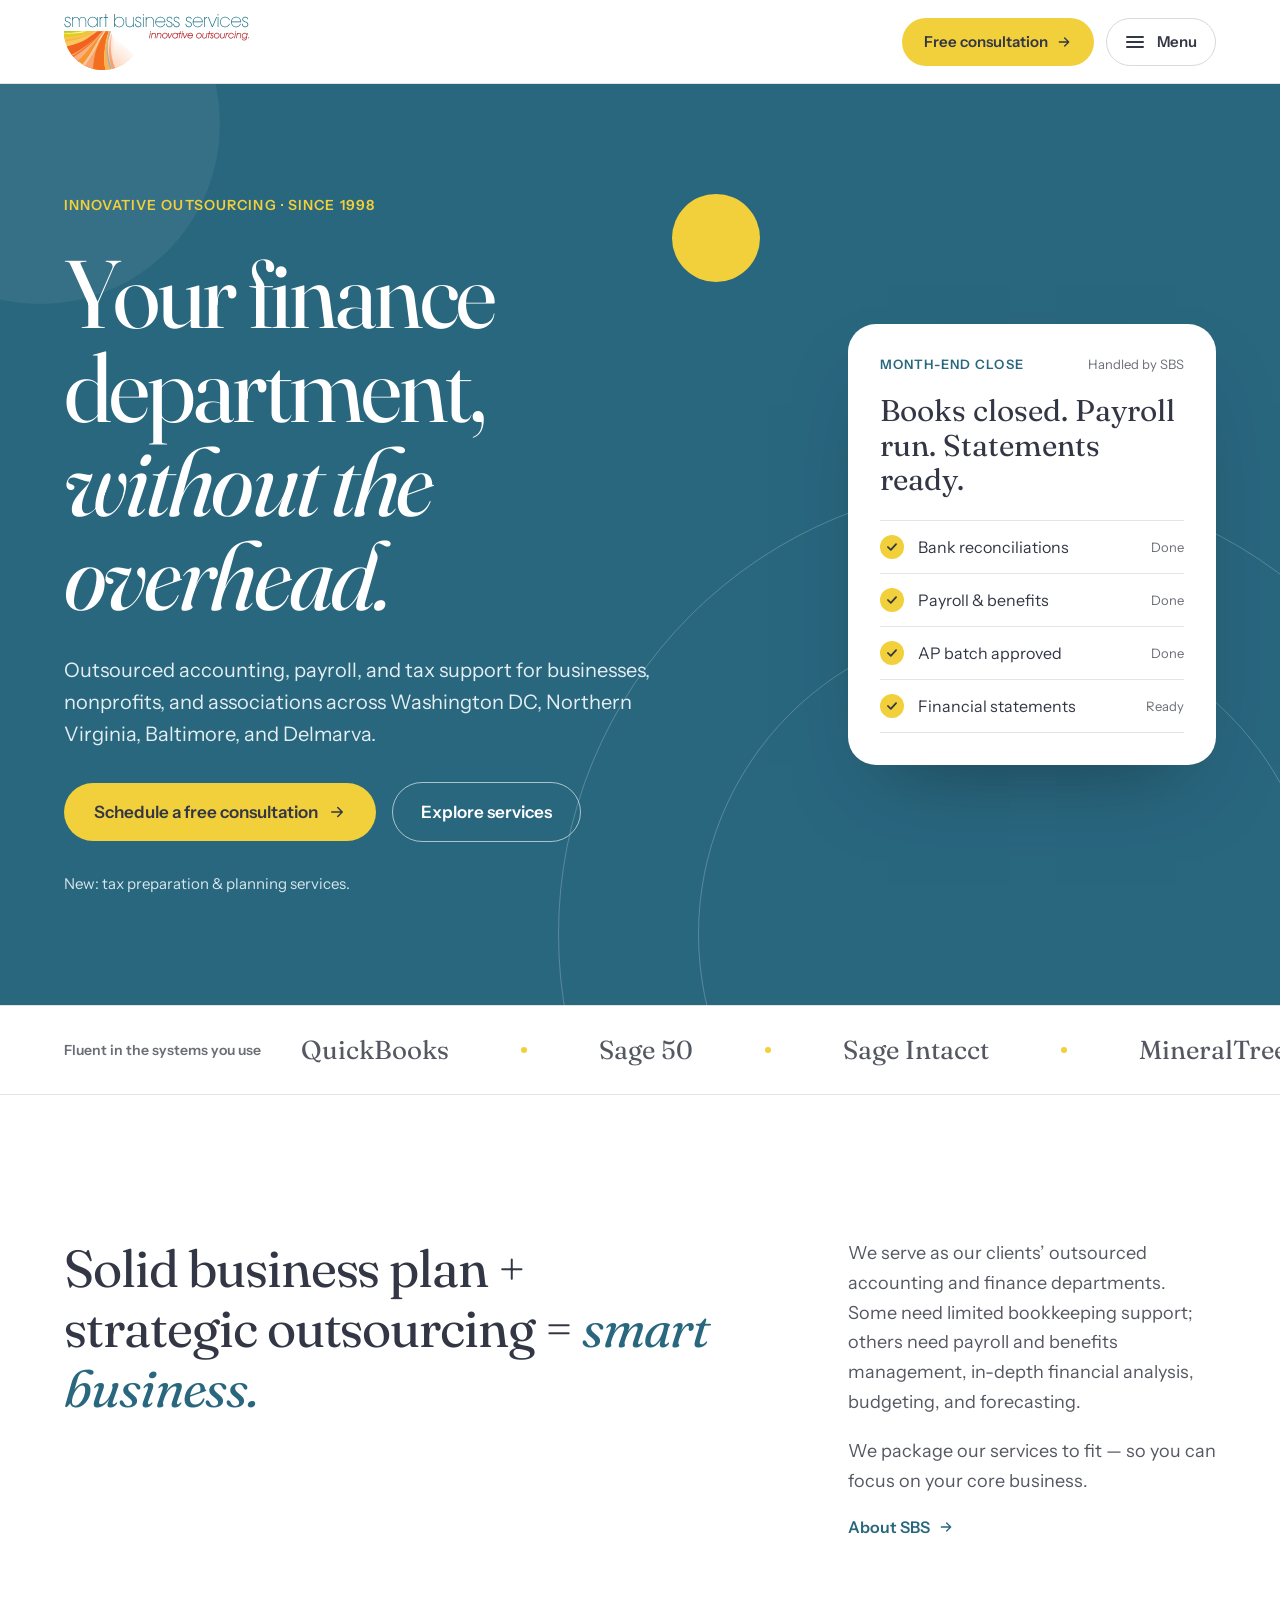
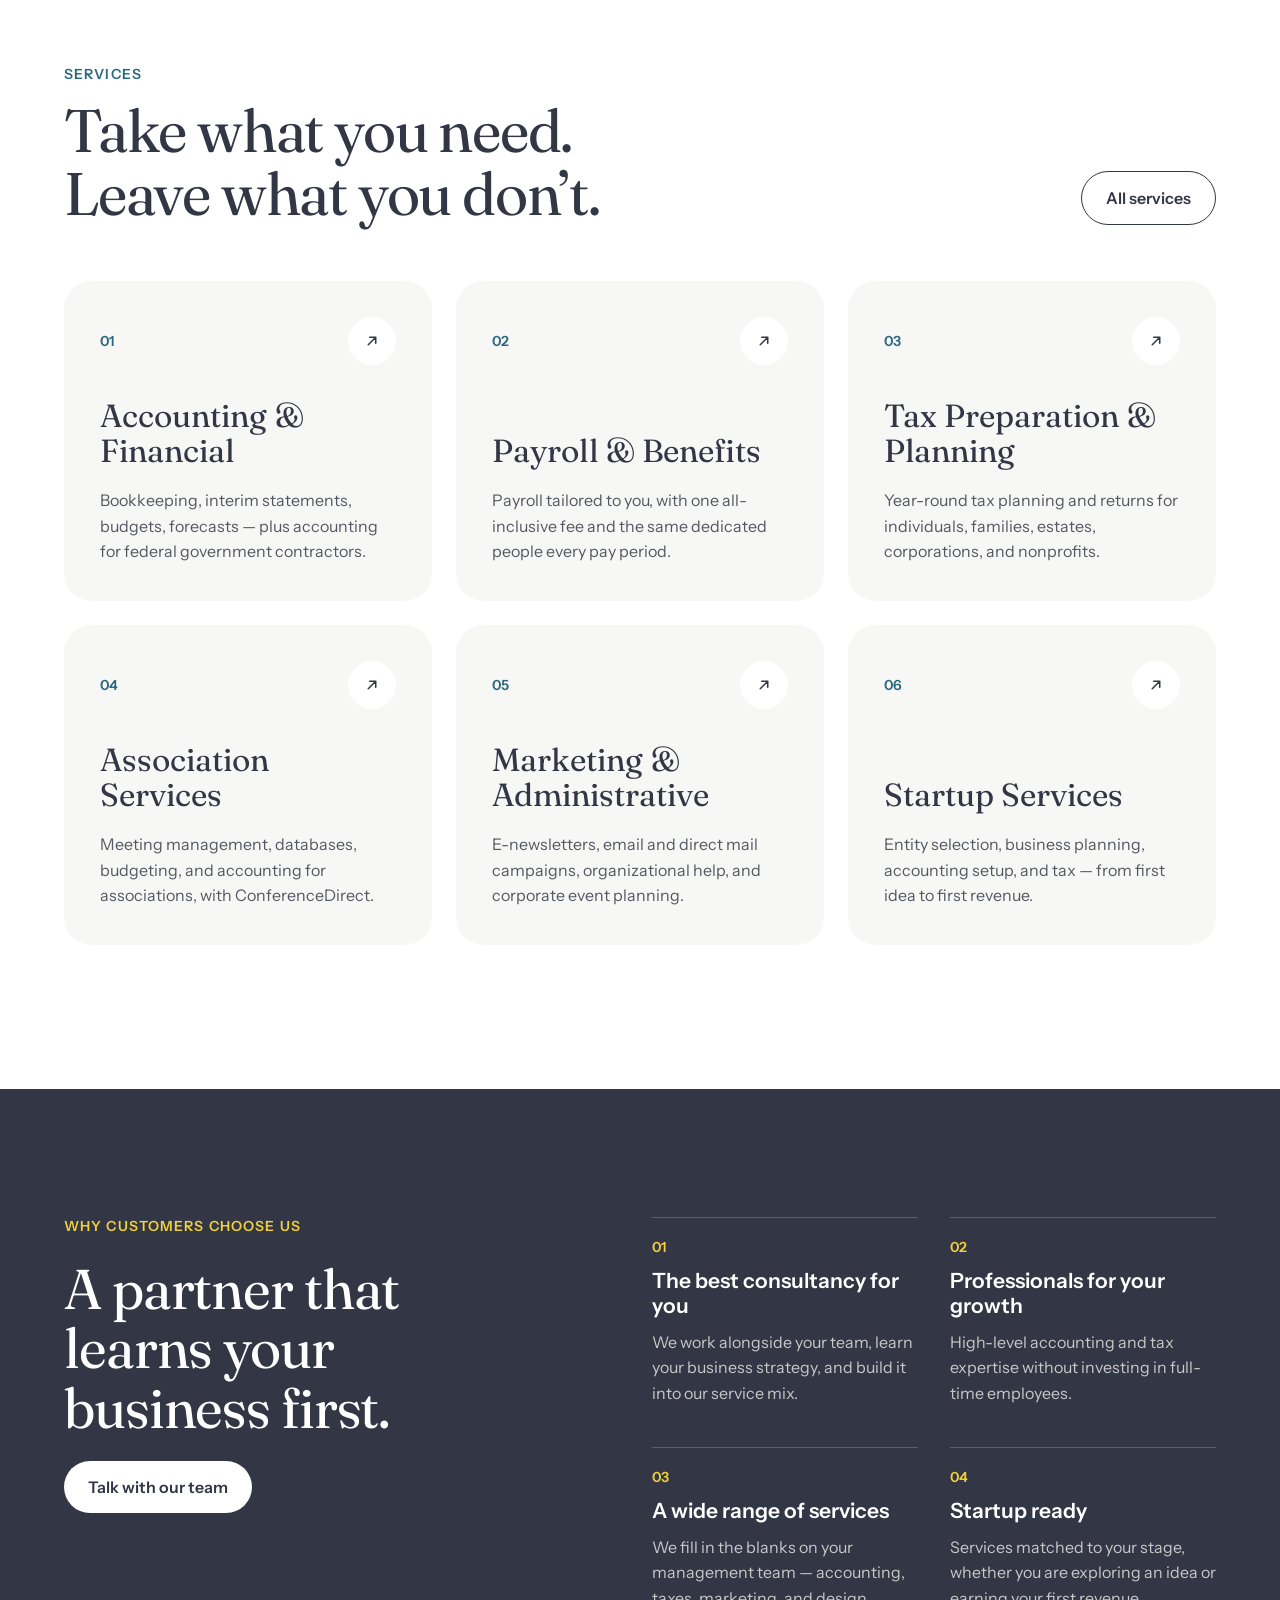
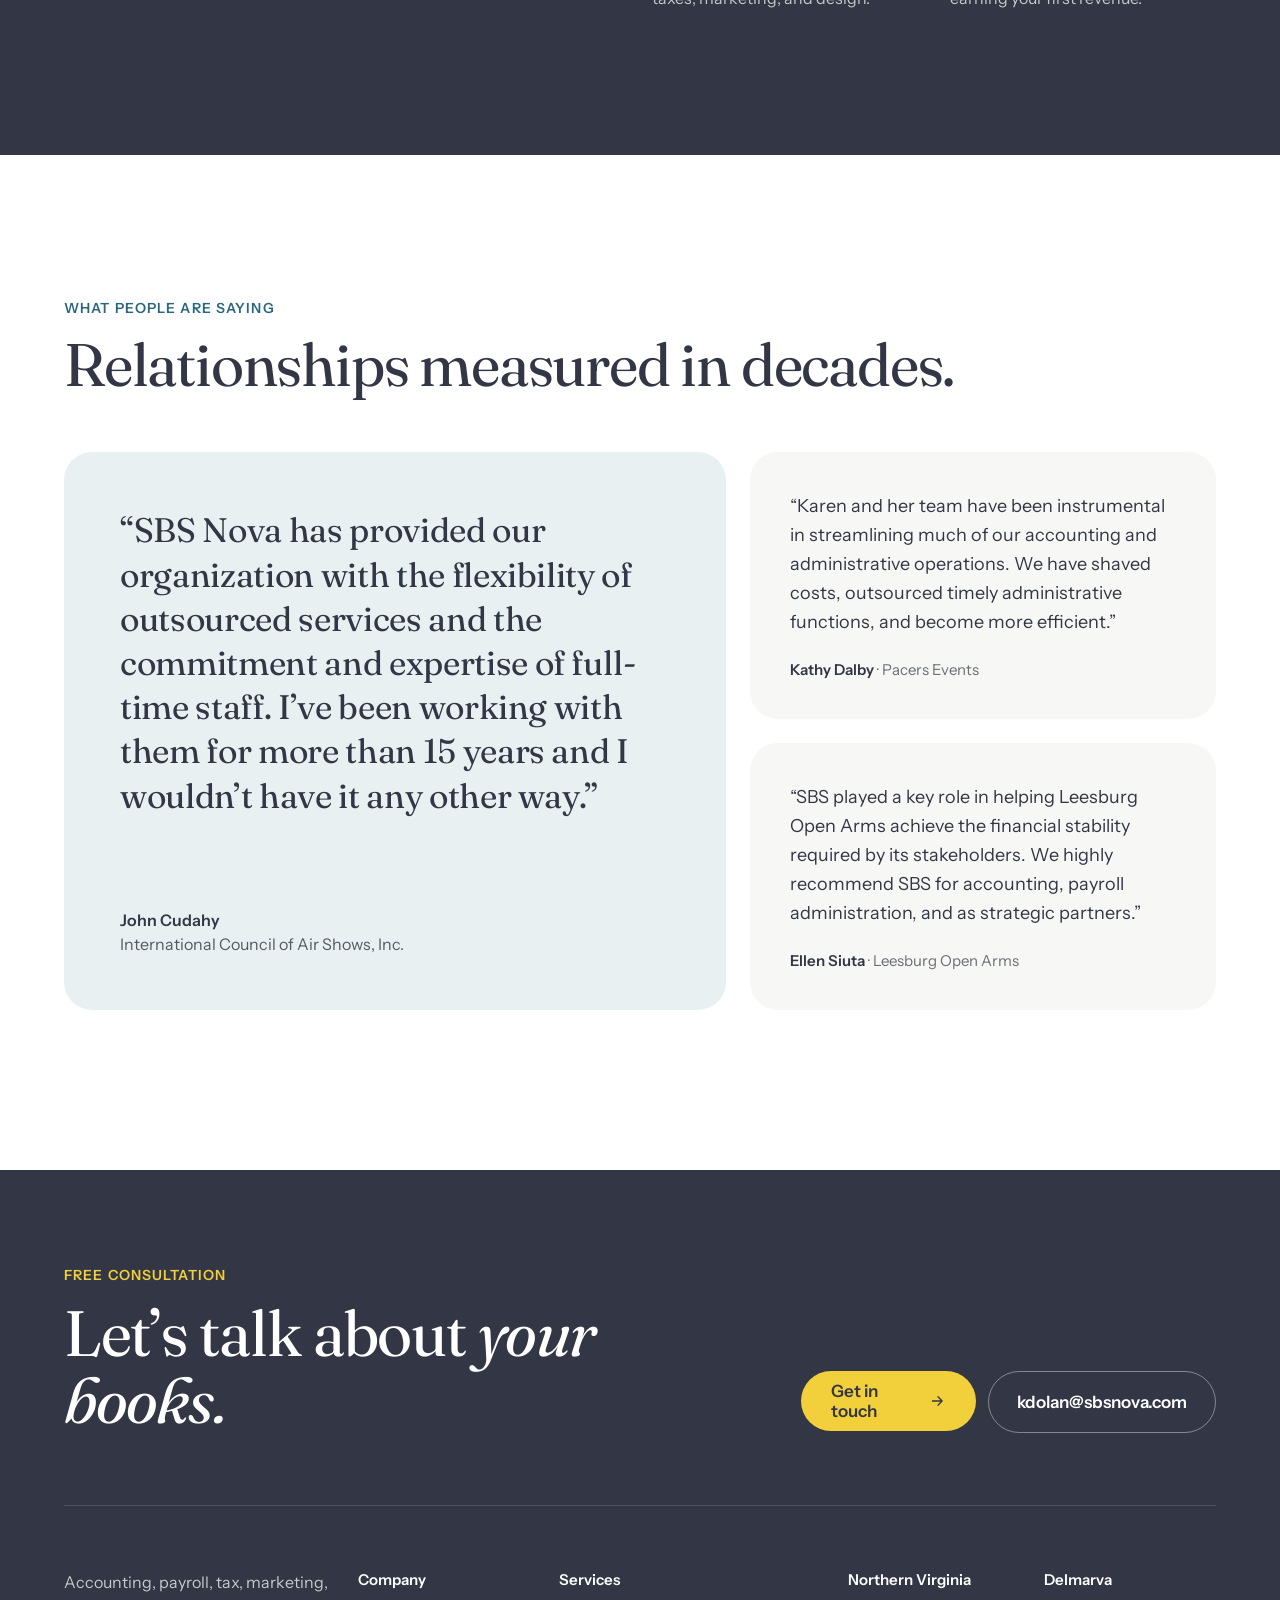
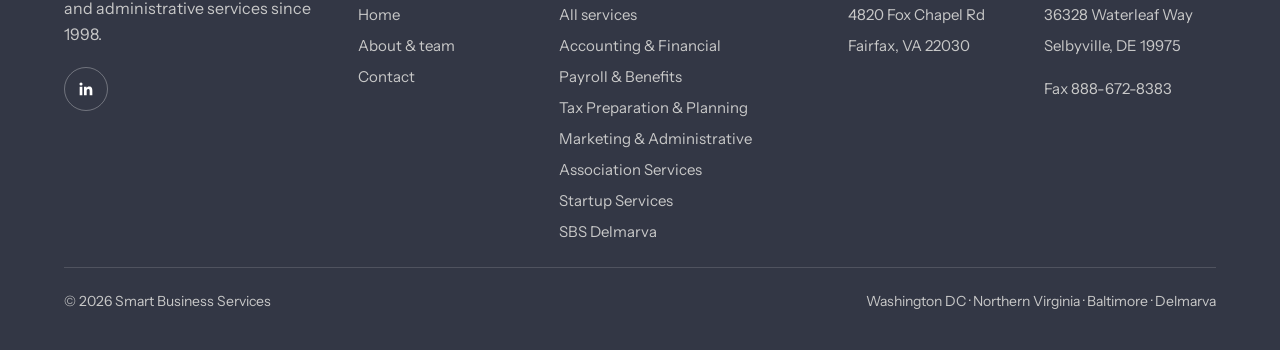
<file: index.html>
<!doctype html>
<html lang="en">
<head>
<meta charset="utf-8">
<meta name="viewport" content="width=device-width, initial-scale=1">
<title>SBS Nova — Home</title>
<meta name="description" content="Smart Business Services (SBS Nova) — outsourced accounting, payroll, tax, and business services in Washington DC, Northern Virginia, Baltimore, and Delmarva since 1998.">
<link rel="icon" href="assets/sbs-logo.png">
<link rel="preconnect" href="https://fonts.googleapis.com">
<link rel="stylesheet" href="https://fonts.googleapis.com/css2?family=Fraunces:ital,opsz,wght@0,9..144,400;0,9..144,500;1,9..144,400;1,9..144,500&amp;family=Instrument+Sans:wght@400;500;600&amp;display=swap">
<style>
body{margin:0;background:#333745}
a{color:#29677F;text-decoration:none}a:hover{color:#1D4C5E}
.lift{transition:transform .35s cubic-bezier(.2,.7,.2,1),box-shadow .35s}
.lift:hover{transform:translateY(-6px);box-shadow:0 28px 48px -28px rgba(51,55,69,.4)}
@keyframes sbs-rise{from{opacity:0;translate:0 56px}to{opacity:1;translate:none}}
@keyframes sbs-drift{from{transform:translateY(var(--from,0px))}to{transform:translateY(var(--to,0px))}}
@keyframes sbs-marquee{from{transform:translateX(0)}to{transform:translateX(-50%)}}
.marquee{animation:sbs-marquee 38s linear infinite}
@supports (animation-timeline: view()){
.reveal{animation:sbs-rise linear both;animation-timeline:view();animation-range:entry 0% entry 60%}
.drift{animation:sbs-drift linear both;animation-timeline:view();animation-range:cover}
}
@media (prefers-reduced-motion: reduce){.reveal,.drift,.marquee{animation:none!important}.lift:hover{transform:none}}
</style>
<link rel="stylesheet" href="assets/menu.css?v=2">
<link rel="stylesheet" href="assets/mobile.css?v=2">
<link rel="stylesheet" href="assets/buttons.css">
</head>
<body>
<div style="width: 100%; box-sizing: border-box; display: flex; flex-direction: column; background: #FFFFFF; font-family: 'Instrument Sans', system-ui, sans-serif; color: #333745">

<div style="position: sticky; top: 0; z-index: 50">


<div class="site-bar" style="width: 100%; height: 84px; box-sizing: border-box; display: flex; align-items: center; justify-content: space-between; padding: 0 64px; background: #FFFFFF; border-bottom: 1px solid #E4E4E1; font-family: 'Instrument Sans', system-ui, sans-serif; color: #333745">
<a href="index.html" style="display: flex; align-items: center"><img src="assets/sbs-logo.svg" alt="Smart Business Services — innovative outsourcing — home" style="width: 185px; height: 56px; display: block"></a>

<a class="site-cta" href="contact.html" style="display: flex; align-items: center; gap: 8px; height: 48px; padding: 0 22px; border-radius: 999px; background: #F2D03B; color: #333745; font-size: 15px; font-weight: 600; text-decoration: none">Free consultation
<svg width="16" height="16" viewBox="0 0 24 24" fill="none" stroke="currentColor" stroke-width="2" stroke-linecap="round" stroke-linejoin="round" aria-hidden="true"><path d="M5 12h14M13 6l6 6-6 6"></path></svg></a>
<button type="button" class="m-toggle" aria-expanded="false" aria-controls="site-menu" aria-label="Menu">
<svg class="m-open" width="24" height="24" viewBox="0 0 24 24" fill="none" stroke="currentColor" stroke-width="2" stroke-linecap="round" aria-hidden="true"><path d="M4 7h16M4 12h16M4 17h16"></path></svg>
<svg class="m-close" width="24" height="24" viewBox="0 0 24 24" fill="none" stroke="currentColor" stroke-width="2" stroke-linecap="round" aria-hidden="true"><path d="M6 6l12 12M18 6L6 18"></path></svg>
<span class="m-text">Menu</span>
</button>
</div>
<div id="site-menu" class="m-menu">
<nav aria-label="Main">
<div class="m-main">
<a href="index.html" aria-current="page">Home</a>
<a href="about.html">About</a>
<div class="m-group">
<span class="m-label">Services</span>
<div class="m-sub">
<a href="services.html">All services</a>
<a href="accounting-financial-services.html">Accounting &amp; Financial</a>
<a href="payroll-benefits-management.html">Payroll &amp; Benefits</a>
<a href="tax-preparation-planning.html">Tax Preparation &amp; Planning</a>
<a href="marketing-administrative-services.html">Marketing &amp; Administrative</a>
<a href="association-services.html">Association Services</a>
<a href="startup-services.html">Startup Services</a>
<a href="sbs-delmarva.html">SBS Delmarva</a>
</div>
</div>
<a href="contact.html">Contact</a>
</div>
<a class="m-cta" href="contact.html">Free consultation
<svg width="16" height="16" viewBox="0 0 24 24" fill="none" stroke="currentColor" stroke-width="2" stroke-linecap="round" stroke-linejoin="round" aria-hidden="true"><path d="M5 12h14M13 6l6 6-6 6"></path></svg></a>
<a class="m-social" href="https://www.linkedin.com/company/smart-business-services" target="_blank" rel="noopener"><span class="m-social-icon"><svg width="18" height="18" viewBox="0 0 24 24" fill="currentColor" aria-hidden="true"><path d="M20.45 20.45h-3.55v-5.57c0-1.33-.03-3.04-1.85-3.04-1.85 0-2.14 1.45-2.14 2.94v5.67H9.35V9h3.41v1.56h.05c.48-.9 1.64-1.85 3.37-1.85 3.6 0 4.27 2.37 4.27 5.46v6.28zM5.34 7.43a2.06 2.06 0 1 1 0-4.12 2.06 2.06 0 0 1 0 4.12zM7.12 20.45H3.56V9h3.56v11.45z"></path></svg></span>Follow us on LinkedIn</a>
<div class="m-contact">
<span class="m-label">Get in touch</span>
<a href="mailto:kdolan@sbsnova.com">kdolan@sbsnova.com</a>
<span>Fax 888-672-8383</span>
<span>Fairfax, VA · Selbyville, DE</span>
</div>
</nav>
</div>

</div>


<section style="position: relative; overflow: hidden; min-height: 780px; box-sizing: border-box; padding: 112px 64px 112px; display: grid; grid-template-columns: repeat(12, minmax(0, 1fr)); column-gap: 24px; align-items: center; background: #29677F; color: #FFFFFF">
<div class="drift" aria-hidden="true" style="position: absolute; right: -180px; bottom: -380px; width: 900px; height: 900px; border-radius: 999px; border: 1px solid rgba(255,255,255,0.22); --from: -80px; --to: 200px"></div>
<div class="drift" aria-hidden="true" style="position: absolute; right: -40px; bottom: -240px; width: 620px; height: 620px; border-radius: 999px; border: 1px solid rgba(255,255,255,0.22); --from: -20px; --to: 120px"></div>
<div class="drift" aria-hidden="true" style="position: absolute; left: -140px; top: -140px; width: 360px; height: 360px; border-radius: 999px; background: rgba(255,255,255,0.06); --from: 0px; --to: 160px"></div>
<div class="drift" aria-hidden="true" style="position: absolute; right: 520px; top: 110px; width: 88px; height: 88px; border-radius: 999px; background: #F2D03B; --from: 60px; --to: -140px"></div>

<div style="position: relative; grid-column: span 7; display: flex; flex-direction: column; gap: 32px">
<span style="font-size: 14px; font-weight: 600; letter-spacing: 0.08em; text-transform: uppercase; color: #F2D03B">Innovative outsourcing · Since 1998</span>
<h1 style="margin: 0; font-family: Fraunces, Georgia, serif; font-weight: 400; font-size: 96px; line-height: 0.98; letter-spacing: -0.03em">Your finance department, <span style="font-style: italic">without the overhead.</span></h1>
<p style="margin: 0; max-width: 600px; font-size: 20px; line-height: 1.6; color: #E4EEF1">Outsourced accounting, payroll, and tax support for businesses, nonprofits, and associations across Washington DC, Northern Virginia, Baltimore, and Delmarva.</p>
<div style="display: flex; align-items: center; gap: 16px">
<a href="contact.html" style="display: flex; align-items: center; gap: 10px; height: 58px; padding: 0 30px; border-radius: 999px; background: #F2D03B; color: #333745; font-size: 17px; font-weight: 600">Schedule a free consultation
<svg width="18" height="18" viewBox="0 0 24 24" fill="none" stroke="currentColor" stroke-width="2" stroke-linecap="round" stroke-linejoin="round" aria-hidden="true"><path d="M5 12h14M13 6l6 6-6 6"></path></svg></a>
<a href="services.html" style="display: flex; align-items: center; height: 58px; padding: 0 28px; border-radius: 999px; border: 1px solid rgba(255,255,255,0.6); color: #FFFFFF; font-size: 17px; font-weight: 600">Explore services</a>
</div>
<p style="margin: 0; font-size: 15px; color: #D7E6EB">New: tax preparation &amp; planning services.</p>
</div>

<div class="drift" style="position: relative; grid-column: 9 / span 4; --from: 60px; --to: -80px">
<div style="background: #FFFFFF; color: #333745; border-radius: 28px; padding: 32px; display: flex; flex-direction: column; gap: 22px; box-shadow: 0 40px 80px -40px rgba(20,40,50,0.6)">
<div style="display: flex; justify-content: space-between; align-items: center">
<span style="font-size: 13px; font-weight: 600; letter-spacing: 0.08em; text-transform: uppercase; color: #29677F">Month-end close</span>
<span style="font-size: 13px; color: #6B6E76">Handled by SBS</span>
</div>
<div style="font-family: Fraunces, Georgia, serif; font-size: 30px; line-height: 1.15">Books closed. Payroll run. Statements ready.</div>
<div style="display: flex; flex-direction: column; border-top: 1px solid #E4E4E1">

<div style="display: flex; align-items: center; gap: 14px; padding: 14px 0; border-bottom: 1px solid #E4E4E1; font-size: 16px">
<div style="width: 24px; height: 24px; border-radius: 999px; background: #F2D03B; color: #333745; display: flex; align-items: center; justify-content: center">
<svg width="14" height="14" viewBox="0 0 24 24" fill="none" stroke="currentColor" stroke-width="3" stroke-linecap="round" stroke-linejoin="round" aria-hidden="true"><path d="M5 12l5 5 9-10"></path></svg>
</div>
<span style="flex-grow: 1">Bank reconciliations</span>
<span style="font-size: 13px; color: #6B6E76">Done</span>
</div>

<div style="display: flex; align-items: center; gap: 14px; padding: 14px 0; border-bottom: 1px solid #E4E4E1; font-size: 16px">
<div style="width: 24px; height: 24px; border-radius: 999px; background: #F2D03B; color: #333745; display: flex; align-items: center; justify-content: center">
<svg width="14" height="14" viewBox="0 0 24 24" fill="none" stroke="currentColor" stroke-width="3" stroke-linecap="round" stroke-linejoin="round" aria-hidden="true"><path d="M5 12l5 5 9-10"></path></svg>
</div>
<span style="flex-grow: 1">Payroll &amp; benefits</span>
<span style="font-size: 13px; color: #6B6E76">Done</span>
</div>

<div style="display: flex; align-items: center; gap: 14px; padding: 14px 0; border-bottom: 1px solid #E4E4E1; font-size: 16px">
<div style="width: 24px; height: 24px; border-radius: 999px; background: #F2D03B; color: #333745; display: flex; align-items: center; justify-content: center">
<svg width="14" height="14" viewBox="0 0 24 24" fill="none" stroke="currentColor" stroke-width="3" stroke-linecap="round" stroke-linejoin="round" aria-hidden="true"><path d="M5 12l5 5 9-10"></path></svg>
</div>
<span style="flex-grow: 1">AP batch approved</span>
<span style="font-size: 13px; color: #6B6E76">Done</span>
</div>

<div style="display: flex; align-items: center; gap: 14px; padding: 14px 0; border-bottom: 1px solid #E4E4E1; font-size: 16px">
<div style="width: 24px; height: 24px; border-radius: 999px; background: #F2D03B; color: #333745; display: flex; align-items: center; justify-content: center">
<svg width="14" height="14" viewBox="0 0 24 24" fill="none" stroke="currentColor" stroke-width="3" stroke-linecap="round" stroke-linejoin="round" aria-hidden="true"><path d="M5 12l5 5 9-10"></path></svg>
</div>
<span style="flex-grow: 1">Financial statements</span>
<span style="font-size: 13px; color: #6B6E76">Ready</span>
</div>

</div>
</div>
</div>
</section>


<section aria-label="Accounting systems we support" style="display: flex; align-items: center; gap: 40px; padding: 28px 0 28px 64px; border-top: 1px solid #E4E4E1; border-bottom: 1px solid #E4E4E1; overflow: hidden">
<span style="flex-shrink: 0; font-size: 14px; font-weight: 600; color: #6B6E76">Fluent in the systems you use</span>
<div style="overflow: hidden; flex-grow: 1">
<div class="marquee" style="display: flex; gap: 72px; width: max-content; font-family: Fraunces, Georgia, serif; font-size: 26px; color: #555862">

<span style="display: flex; align-items: center; gap: 72px; white-space: nowrap">QuickBooks<span aria-hidden="true" style="width: 6px; height: 6px; border-radius: 999px; background: #F2D03B"></span></span>

<span style="display: flex; align-items: center; gap: 72px; white-space: nowrap">Sage 50<span aria-hidden="true" style="width: 6px; height: 6px; border-radius: 999px; background: #F2D03B"></span></span>

<span style="display: flex; align-items: center; gap: 72px; white-space: nowrap">Sage Intacct<span aria-hidden="true" style="width: 6px; height: 6px; border-radius: 999px; background: #F2D03B"></span></span>

<span style="display: flex; align-items: center; gap: 72px; white-space: nowrap">MineralTree<span aria-hidden="true" style="width: 6px; height: 6px; border-radius: 999px; background: #F2D03B"></span></span>

<span style="display: flex; align-items: center; gap: 72px; white-space: nowrap">Beanworks<span aria-hidden="true" style="width: 6px; height: 6px; border-radius: 999px; background: #F2D03B"></span></span>

<span style="display: flex; align-items: center; gap: 72px; white-space: nowrap">Great Plains<span aria-hidden="true" style="width: 6px; height: 6px; border-radius: 999px; background: #F2D03B"></span></span>

<span style="display: flex; align-items: center; gap: 72px; white-space: nowrap">QuickBooks<span aria-hidden="true" style="width: 6px; height: 6px; border-radius: 999px; background: #F2D03B"></span></span>

<span style="display: flex; align-items: center; gap: 72px; white-space: nowrap">Sage 50<span aria-hidden="true" style="width: 6px; height: 6px; border-radius: 999px; background: #F2D03B"></span></span>

<span style="display: flex; align-items: center; gap: 72px; white-space: nowrap">Sage Intacct<span aria-hidden="true" style="width: 6px; height: 6px; border-radius: 999px; background: #F2D03B"></span></span>

<span style="display: flex; align-items: center; gap: 72px; white-space: nowrap">MineralTree<span aria-hidden="true" style="width: 6px; height: 6px; border-radius: 999px; background: #F2D03B"></span></span>

<span style="display: flex; align-items: center; gap: 72px; white-space: nowrap">Beanworks<span aria-hidden="true" style="width: 6px; height: 6px; border-radius: 999px; background: #F2D03B"></span></span>

<span style="display: flex; align-items: center; gap: 72px; white-space: nowrap">Great Plains<span aria-hidden="true" style="width: 6px; height: 6px; border-radius: 999px; background: #F2D03B"></span></span>

</div>
</div>
</section>


<section style="display: grid; grid-template-columns: repeat(12, minmax(0, 1fr)); column-gap: 24px; padding: 144px 64px 128px">
<p class="reveal" style="grid-column: span 7; margin: 0; font-family: Fraunces, Georgia, serif; font-weight: 400; font-size: 52px; line-height: 1.15; letter-spacing: -0.02em">Solid business plan + strategic outsourcing = <span style="font-style: italic; color: #29677F">smart business.</span></p>
<div class="reveal" style="grid-column: 9 / span 4; display: flex; flex-direction: column; gap: 20px">
<p style="margin: 0; font-size: 18px; line-height: 1.65; color: #555862">We serve as our clients’ outsourced accounting and finance departments. Some need limited bookkeeping support; others need payroll and benefits management, in-depth financial analysis, budgeting, and forecasting.</p>
<p style="margin: 0; font-size: 18px; line-height: 1.65; color: #555862">We package our services to fit — so you can focus on your core business.</p>
<a href="about.html" style="display: flex; align-items: center; gap: 8px; font-size: 16px; font-weight: 600">About SBS
<svg width="16" height="16" viewBox="0 0 24 24" fill="none" stroke="currentColor" stroke-width="2" stroke-linecap="round" stroke-linejoin="round" aria-hidden="true"><path d="M5 12h14M13 6l6 6-6 6"></path></svg></a>
</div>
</section>


<section style="display: flex; flex-direction: column; gap: 56px; padding: 0 64px 144px">
<div style="display: flex; justify-content: space-between; align-items: flex-end">
<div style="display: flex; flex-direction: column; gap: 16px">
<span style="font-size: 14px; font-weight: 600; letter-spacing: 0.08em; text-transform: uppercase; color: #29677F">Services</span>
<h2 style="margin: 0; font-family: Fraunces, Georgia, serif; font-weight: 400; font-size: 60px; line-height: 1.05; letter-spacing: -0.02em">Take what you need.<br>Leave what you don’t.</h2>
</div>
<a href="services.html" style="display: flex; align-items: center; height: 52px; padding: 0 24px; border-radius: 999px; border: 1px solid #333745; color: #333745; font-size: 16px; font-weight: 600">All services</a>
</div>
<div style="display: grid; grid-template-columns: repeat(3, minmax(0, 1fr)); gap: 24px">

<a class="lift reveal" href="accounting-financial-services.html" style="display: flex; flex-direction: column; gap: 20px; padding: 36px; min-height: 320px; box-sizing: border-box; background: #F7F7F5; border-radius: 28px; color: #333745">
<div style="display: flex; justify-content: space-between; align-items: center">
<span style="font-size: 14px; font-weight: 600; color: #29677F">01</span>
<span style="width: 48px; height: 48px; border-radius: 999px; background: #FFFFFF; display: flex; align-items: center; justify-content: center">
<svg width="18" height="18" viewBox="0 0 24 24" fill="none" stroke="currentColor" stroke-width="2" stroke-linecap="round" stroke-linejoin="round" aria-hidden="true"><path d="M7 17L17 7M9 7h8v8"></path></svg>
</span>
</div>
<h3 style="margin: 0; margin-top: auto; font-family: Fraunces, Georgia, serif; font-weight: 400; font-size: 32px; line-height: 1.1">Accounting &amp; Financial</h3>
<p style="margin: 0; font-size: 16px; line-height: 1.6; color: #555862">Bookkeeping, interim statements, budgets, forecasts — plus accounting for federal government contractors.</p>
</a>

<a class="lift reveal" href="payroll-benefits-management.html" style="display: flex; flex-direction: column; gap: 20px; padding: 36px; min-height: 320px; box-sizing: border-box; background: #F7F7F5; border-radius: 28px; color: #333745">
<div style="display: flex; justify-content: space-between; align-items: center">
<span style="font-size: 14px; font-weight: 600; color: #29677F">02</span>
<span style="width: 48px; height: 48px; border-radius: 999px; background: #FFFFFF; display: flex; align-items: center; justify-content: center">
<svg width="18" height="18" viewBox="0 0 24 24" fill="none" stroke="currentColor" stroke-width="2" stroke-linecap="round" stroke-linejoin="round" aria-hidden="true"><path d="M7 17L17 7M9 7h8v8"></path></svg>
</span>
</div>
<h3 style="margin: 0; margin-top: auto; font-family: Fraunces, Georgia, serif; font-weight: 400; font-size: 32px; line-height: 1.1">Payroll &amp; Benefits</h3>
<p style="margin: 0; font-size: 16px; line-height: 1.6; color: #555862">Payroll tailored to you, with one all-inclusive fee and the same dedicated people every pay period.</p>
</a>

<a class="lift reveal" href="tax-preparation-planning.html" style="display: flex; flex-direction: column; gap: 20px; padding: 36px; min-height: 320px; box-sizing: border-box; background: #F7F7F5; border-radius: 28px; color: #333745">
<div style="display: flex; justify-content: space-between; align-items: center">
<span style="font-size: 14px; font-weight: 600; color: #29677F">03</span>
<span style="width: 48px; height: 48px; border-radius: 999px; background: #FFFFFF; display: flex; align-items: center; justify-content: center">
<svg width="18" height="18" viewBox="0 0 24 24" fill="none" stroke="currentColor" stroke-width="2" stroke-linecap="round" stroke-linejoin="round" aria-hidden="true"><path d="M7 17L17 7M9 7h8v8"></path></svg>
</span>
</div>
<h3 style="margin: 0; margin-top: auto; font-family: Fraunces, Georgia, serif; font-weight: 400; font-size: 32px; line-height: 1.1">Tax Preparation &amp; Planning</h3>
<p style="margin: 0; font-size: 16px; line-height: 1.6; color: #555862">Year-round tax planning and returns for individuals, families, estates, corporations, and nonprofits.</p>
</a>

<a class="lift reveal" href="association-services.html" style="display: flex; flex-direction: column; gap: 20px; padding: 36px; min-height: 320px; box-sizing: border-box; background: #F7F7F5; border-radius: 28px; color: #333745">
<div style="display: flex; justify-content: space-between; align-items: center">
<span style="font-size: 14px; font-weight: 600; color: #29677F">04</span>
<span style="width: 48px; height: 48px; border-radius: 999px; background: #FFFFFF; display: flex; align-items: center; justify-content: center">
<svg width="18" height="18" viewBox="0 0 24 24" fill="none" stroke="currentColor" stroke-width="2" stroke-linecap="round" stroke-linejoin="round" aria-hidden="true"><path d="M7 17L17 7M9 7h8v8"></path></svg>
</span>
</div>
<h3 style="margin: 0; margin-top: auto; font-family: Fraunces, Georgia, serif; font-weight: 400; font-size: 32px; line-height: 1.1">Association Services</h3>
<p style="margin: 0; font-size: 16px; line-height: 1.6; color: #555862">Meeting management, databases, budgeting, and accounting for associations, with ConferenceDirect.</p>
</a>

<a class="lift reveal" href="marketing-administrative-services.html" style="display: flex; flex-direction: column; gap: 20px; padding: 36px; min-height: 320px; box-sizing: border-box; background: #F7F7F5; border-radius: 28px; color: #333745">
<div style="display: flex; justify-content: space-between; align-items: center">
<span style="font-size: 14px; font-weight: 600; color: #29677F">05</span>
<span style="width: 48px; height: 48px; border-radius: 999px; background: #FFFFFF; display: flex; align-items: center; justify-content: center">
<svg width="18" height="18" viewBox="0 0 24 24" fill="none" stroke="currentColor" stroke-width="2" stroke-linecap="round" stroke-linejoin="round" aria-hidden="true"><path d="M7 17L17 7M9 7h8v8"></path></svg>
</span>
</div>
<h3 style="margin: 0; margin-top: auto; font-family: Fraunces, Georgia, serif; font-weight: 400; font-size: 32px; line-height: 1.1">Marketing &amp; Administrative</h3>
<p style="margin: 0; font-size: 16px; line-height: 1.6; color: #555862">E-newsletters, email and direct mail campaigns, organizational help, and corporate event planning.</p>
</a>

<a class="lift reveal" href="startup-services.html" style="display: flex; flex-direction: column; gap: 20px; padding: 36px; min-height: 320px; box-sizing: border-box; background: #F7F7F5; border-radius: 28px; color: #333745">
<div style="display: flex; justify-content: space-between; align-items: center">
<span style="font-size: 14px; font-weight: 600; color: #29677F">06</span>
<span style="width: 48px; height: 48px; border-radius: 999px; background: #FFFFFF; display: flex; align-items: center; justify-content: center">
<svg width="18" height="18" viewBox="0 0 24 24" fill="none" stroke="currentColor" stroke-width="2" stroke-linecap="round" stroke-linejoin="round" aria-hidden="true"><path d="M7 17L17 7M9 7h8v8"></path></svg>
</span>
</div>
<h3 style="margin: 0; margin-top: auto; font-family: Fraunces, Georgia, serif; font-weight: 400; font-size: 32px; line-height: 1.1">Startup Services</h3>
<p style="margin: 0; font-size: 16px; line-height: 1.6; color: #555862">Entity selection, business planning, accounting setup, and tax — from first idea to first revenue.</p>
</a>

</div>
</section>


<section style="position: relative; overflow: hidden; display: flex; flex-direction: column; gap: 80px; padding: 128px 64px 144px; background: #333745; color: #FFFFFF">
<div style="display: grid; grid-template-columns: repeat(12, minmax(0, 1fr)); column-gap: 24px">
<div class="reveal" style="grid-column: span 5; display: flex; flex-direction: column; gap: 24px">
<span style="font-size: 14px; font-weight: 600; letter-spacing: 0.08em; text-transform: uppercase; color: #F2D03B">Why customers choose us</span>
<h2 style="margin: 0; font-family: Fraunces, Georgia, serif; font-weight: 400; font-size: 56px; line-height: 1.06; letter-spacing: -0.02em">A partner that learns your business first.</h2>
<a href="contact.html" style="display: flex; align-self: flex-start; align-items: center; height: 52px; padding: 0 24px; border-radius: 999px; background: #FFFFFF; color: #333745; font-size: 16px; font-weight: 600">Talk with our team</a>
</div>
<div style="grid-column: 7 / span 6; display: grid; grid-template-columns: repeat(2, minmax(0, 1fr)); gap: 40px 32px">

<div class="reveal" style="display: flex; flex-direction: column; gap: 12px; padding-top: 20px; border-top: 1px solid rgba(255,255,255,0.2)">
<span style="font-size: 14px; font-weight: 600; color: #F2D03B">01</span>
<h3 style="margin: 0; font-size: 21px; font-weight: 600">The best consultancy for you</h3>
<p style="margin: 0; font-size: 16px; line-height: 1.6; color: #C8C8C8">We work alongside your team, learn your business strategy, and build it into our service mix.</p>
</div>

<div class="reveal" style="display: flex; flex-direction: column; gap: 12px; padding-top: 20px; border-top: 1px solid rgba(255,255,255,0.2)">
<span style="font-size: 14px; font-weight: 600; color: #F2D03B">02</span>
<h3 style="margin: 0; font-size: 21px; font-weight: 600">Professionals for your growth</h3>
<p style="margin: 0; font-size: 16px; line-height: 1.6; color: #C8C8C8">High-level accounting and tax expertise without investing in full-time employees.</p>
</div>

<div class="reveal" style="display: flex; flex-direction: column; gap: 12px; padding-top: 20px; border-top: 1px solid rgba(255,255,255,0.2)">
<span style="font-size: 14px; font-weight: 600; color: #F2D03B">03</span>
<h3 style="margin: 0; font-size: 21px; font-weight: 600">A wide range of services</h3>
<p style="margin: 0; font-size: 16px; line-height: 1.6; color: #C8C8C8">We fill in the blanks on your management team — accounting, taxes, marketing, and design.</p>
</div>

<div class="reveal" style="display: flex; flex-direction: column; gap: 12px; padding-top: 20px; border-top: 1px solid rgba(255,255,255,0.2)">
<span style="font-size: 14px; font-weight: 600; color: #F2D03B">04</span>
<h3 style="margin: 0; font-size: 21px; font-weight: 600">Startup ready</h3>
<p style="margin: 0; font-size: 16px; line-height: 1.6; color: #C8C8C8">Services matched to your stage, whether you are exploring an idea or earning your first revenue.</p>
</div>

</div>
</div>
</section>


<section style="display: flex; flex-direction: column; gap: 56px; padding: 144px 64px 160px">
<div style="display: flex; flex-direction: column; gap: 16px">
<span style="font-size: 14px; font-weight: 600; letter-spacing: 0.08em; text-transform: uppercase; color: #29677F">What people are saying</span>
<h2 style="margin: 0; font-family: Fraunces, Georgia, serif; font-weight: 400; font-size: 60px; line-height: 1.05; letter-spacing: -0.02em">Relationships measured in decades.</h2>
</div>
<div style="display: grid; grid-template-columns: repeat(12, minmax(0, 1fr)); gap: 24px">
<figure class="reveal" style="grid-column: span 7; margin: 0; display: flex; flex-direction: column; justify-content: space-between; gap: 40px; padding: 56px; border-radius: 28px; background: #E9F0F2">
<blockquote style="margin: 0; font-family: Fraunces, Georgia, serif; font-size: 34px; line-height: 1.3; letter-spacing: -0.01em">“SBS Nova has provided our organization with the flexibility of outsourced services and the commitment and expertise of full-time staff. I’ve been working with them for more than 15 years and I wouldn’t have it any other way.”</blockquote>
<figcaption style="display: flex; flex-direction: column; gap: 4px; font-size: 16px">
<span style="font-weight: 600">John Cudahy</span>
<span style="color: #555862">International Council of Air Shows, Inc.</span>
</figcaption>
</figure>
<div style="grid-column: span 5; display: flex; flex-direction: column; gap: 24px">
<figure class="reveal" style="margin: 0; display: flex; flex-direction: column; gap: 24px; padding: 40px; border-radius: 28px; background: #F7F7F5">
<blockquote style="margin: 0; font-size: 18px; line-height: 1.6">“Karen and her team have been instrumental in streamlining much of our accounting and administrative operations. We have shaved costs, outsourced timely administrative functions, and become more efficient.”</blockquote>
<figcaption style="font-size: 15px"><span style="font-weight: 600">Kathy Dalby</span><span style="color: #6B6E76"> · Pacers Events</span></figcaption>
</figure>
<figure class="reveal" style="margin: 0; display: flex; flex-direction: column; gap: 24px; padding: 40px; border-radius: 28px; background: #F7F7F5">
<blockquote style="margin: 0; font-size: 18px; line-height: 1.6">“SBS played a key role in helping Leesburg Open Arms achieve the financial stability required by its stakeholders. We highly recommend SBS for accounting, payroll administration, and as strategic partners.”</blockquote>
<figcaption style="font-size: 15px"><span style="font-weight: 600">Ellen Siuta</span><span style="color: #6B6E76"> · Leesburg Open Arms</span></figcaption>
</figure>
</div>
</div>
</section>



<footer style="width: 100%; height: 780px; box-sizing: border-box; display: flex; flex-direction: column; padding: 96px 64px 40px; background: #333745; color: #FFFFFF; font-family: 'Instrument Sans', system-ui, sans-serif">
<div style="display: flex; justify-content: space-between; align-items: flex-end; gap: 48px; padding-bottom: 72px; border-bottom: 1px solid rgba(255,255,255,0.14)">
<div style="display: flex; flex-direction: column; gap: 16px">
<span style="font-size: 14px; font-weight: 600; letter-spacing: 0.08em; text-transform: uppercase; color: #F2D03B">Free consultation</span>
<h2 style="margin: 0; font-family: Fraunces, Georgia, serif; font-weight: 400; font-size: 64px; line-height: 1.04; letter-spacing: -0.02em">Let’s talk about <span style="font-style: italic">your books.</span></h2>
</div>
<div style="display: flex; gap: 12px">
<a href="contact.html" style="display: flex; align-items: center; gap: 10px; height: 60px; padding: 0 30px; border-radius: 999px; background: #F2D03B; color: #333745; font-size: 17px; font-weight: 600; text-decoration: none">Get in touch
<svg width="18" height="18" viewBox="0 0 24 24" fill="none" stroke="currentColor" stroke-width="2" stroke-linecap="round" stroke-linejoin="round" aria-hidden="true"><path d="M5 12h14M13 6l6 6-6 6"></path></svg></a>
<a href="mailto:kdolan@sbsnova.com" style="display: flex; align-items: center; height: 60px; padding: 0 28px; border-radius: 999px; border: 1px solid rgba(255,255,255,0.4); color: #FFFFFF; font-size: 17px; font-weight: 600; text-decoration: none">kdolan@sbsnova.com</a>
</div>
</div>
<div style="display: grid; grid-template-columns: repeat(12, minmax(0, 1fr)); column-gap: 24px; padding-top: 64px; flex-grow: 1">
<div style="grid-column: span 3; display: flex; flex-direction: column; gap: 20px">
<p style="margin: 0; max-width: 320px; font-size: 16px; line-height: 1.6; color: #C8C8C8">Accounting, payroll, tax, marketing, and administrative services since 1998.</p>
<div style="display: flex; gap: 10px">
<a href="https://www.linkedin.com/company/smart-business-services" target="_blank" rel="noopener" aria-label="Smart Business Services on LinkedIn" style="width: 44px; height: 44px; box-sizing: border-box; border-radius: 999px; border: 1px solid rgba(255,255,255,0.3); color: #FFFFFF; display: flex; align-items: center; justify-content: center; text-decoration: none"><svg width="18" height="18" viewBox="0 0 24 24" fill="currentColor" aria-hidden="true"><path d="M20.45 20.45h-3.55v-5.57c0-1.33-.03-3.04-1.85-3.04-1.85 0-2.14 1.45-2.14 2.94v5.67H9.35V9h3.41v1.56h.05c.48-.9 1.64-1.85 3.37-1.85 3.6 0 4.27 2.37 4.27 5.46v6.28zM5.34 7.43a2.06 2.06 0 1 1 0-4.12 2.06 2.06 0 0 1 0 4.12zM7.12 20.45H3.56V9h3.56v11.45z"></path></svg></a>
</div>
</div>
<nav aria-label="Footer" style="grid-column: 4 / span 5; display: grid; grid-template-columns: minmax(0, 2fr) minmax(0, 3fr); column-gap: 24px; align-items: start; font-size: 15px">
<div style="display: flex; flex-direction: column; gap: 12px">
<span style="font-weight: 600; margin-bottom: 4px">Company</span>
<a href="index.html" style="color: #C8C8C8; text-decoration: none">Home</a>
<a href="about.html" style="color: #C8C8C8; text-decoration: none">About &amp; team</a>
<a href="contact.html" style="color: #C8C8C8; text-decoration: none">Contact</a>
</div>
<div style="display: flex; flex-direction: column; gap: 12px">
<span style="font-weight: 600; margin-bottom: 4px">Services</span>
<a href="services.html" style="color: #C8C8C8; text-decoration: none">All services</a>
<a href="accounting-financial-services.html" style="color: #C8C8C8; text-decoration: none">Accounting &amp; Financial</a>
<a href="payroll-benefits-management.html" style="color: #C8C8C8; text-decoration: none">Payroll &amp; Benefits</a>
<a href="tax-preparation-planning.html" style="color: #C8C8C8; text-decoration: none">Tax Preparation &amp; Planning</a>
<a href="marketing-administrative-services.html" style="color: #C8C8C8; text-decoration: none">Marketing &amp; Administrative</a>
<a href="association-services.html" style="color: #C8C8C8; text-decoration: none">Association Services</a>
<a href="startup-services.html" style="color: #C8C8C8; text-decoration: none">Startup Services</a>
<a href="sbs-delmarva.html" style="color: #C8C8C8; text-decoration: none">SBS Delmarva</a>
</div>
</nav>
<div style="grid-column: 9 / span 2; display: flex; flex-direction: column; gap: 12px; font-size: 15px">
<span style="font-weight: 600; margin-bottom: 4px">Northern Virginia</span>
<span style="color: #C8C8C8">4820 Fox Chapel Rd</span>
<span style="color: #C8C8C8">Fairfax, VA 22030</span>
</div>
<div style="grid-column: 11 / span 2; display: flex; flex-direction: column; gap: 12px; font-size: 15px">
<span style="font-weight: 600; margin-bottom: 4px">Delmarva</span>
<span style="color: #C8C8C8">36328 Waterleaf Way</span>
<span style="color: #C8C8C8">Selbyville, DE 19975</span>
<span style="color: #C8C8C8; margin-top: 12px">Fax 888-672-8383</span>
</div>
</div>
<div style="display: flex; justify-content: space-between; padding-top: 24px; border-top: 1px solid rgba(255,255,255,0.14); font-size: 14px; color: #C8C8C8">
<span>© 2026 Smart Business Services</span>
<span>Washington DC · Northern Virginia · Baltimore · Delmarva</span>
</div>
</footer>

</div>
<script>
(function () {
  var btn = document.querySelector('.m-toggle');
  var menu = document.getElementById('site-menu');
  if (!btn || !menu) return;
  var label = btn.querySelector('.m-text');
  function set(open) {
    menu.classList.toggle('is-open', open);
    btn.setAttribute('aria-expanded', open ? 'true' : 'false');
    btn.setAttribute('aria-label', open ? 'Close menu' : 'Menu');
    label.textContent = open ? 'Close' : 'Menu';
  }
  btn.addEventListener('click', function (e) { e.stopPropagation(); set(!menu.classList.contains('is-open')); });
  document.addEventListener('click', function (e) {
    if (menu.classList.contains('is-open') && !menu.contains(e.target)) set(false);
  });
  document.addEventListener('keydown', function (e) {
    if (e.key === 'Escape' && menu.classList.contains('is-open')) { set(false); btn.focus(); }
  });
})();
</script>

</body>
</html>
</file>
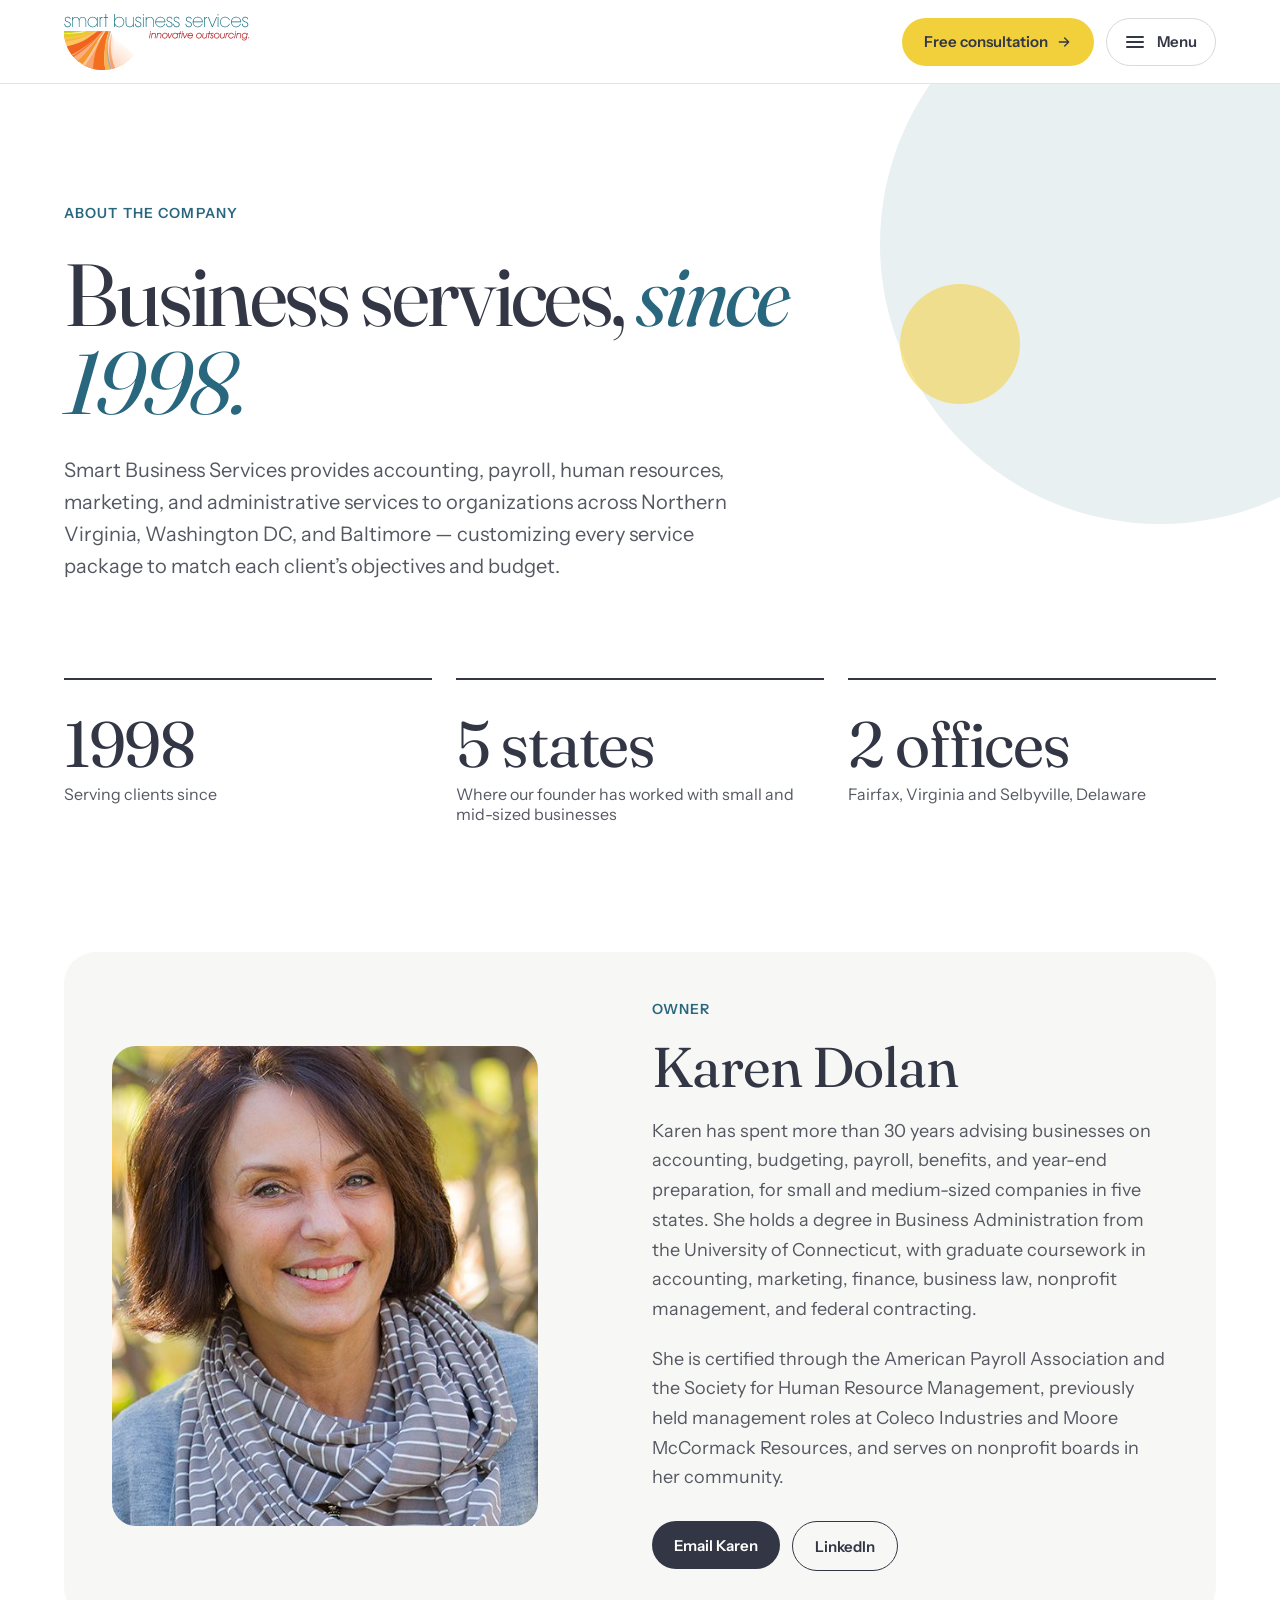
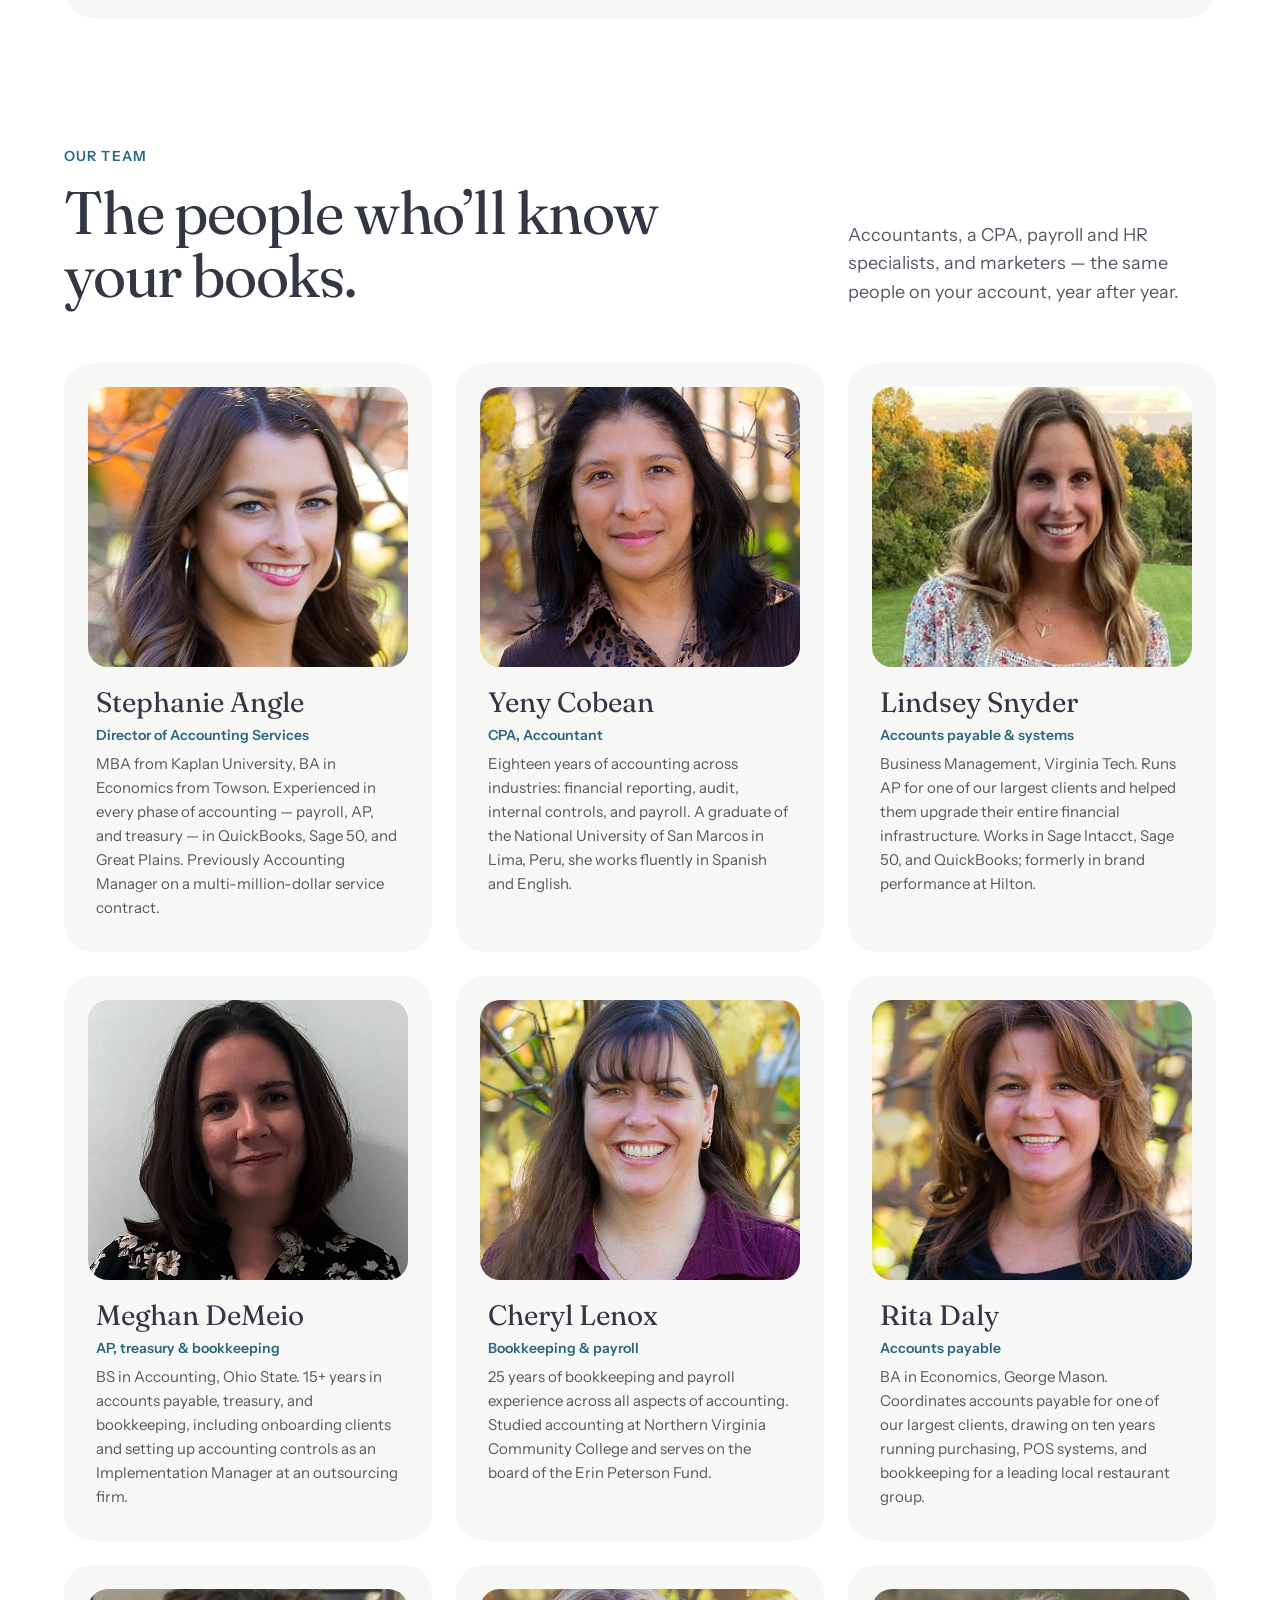
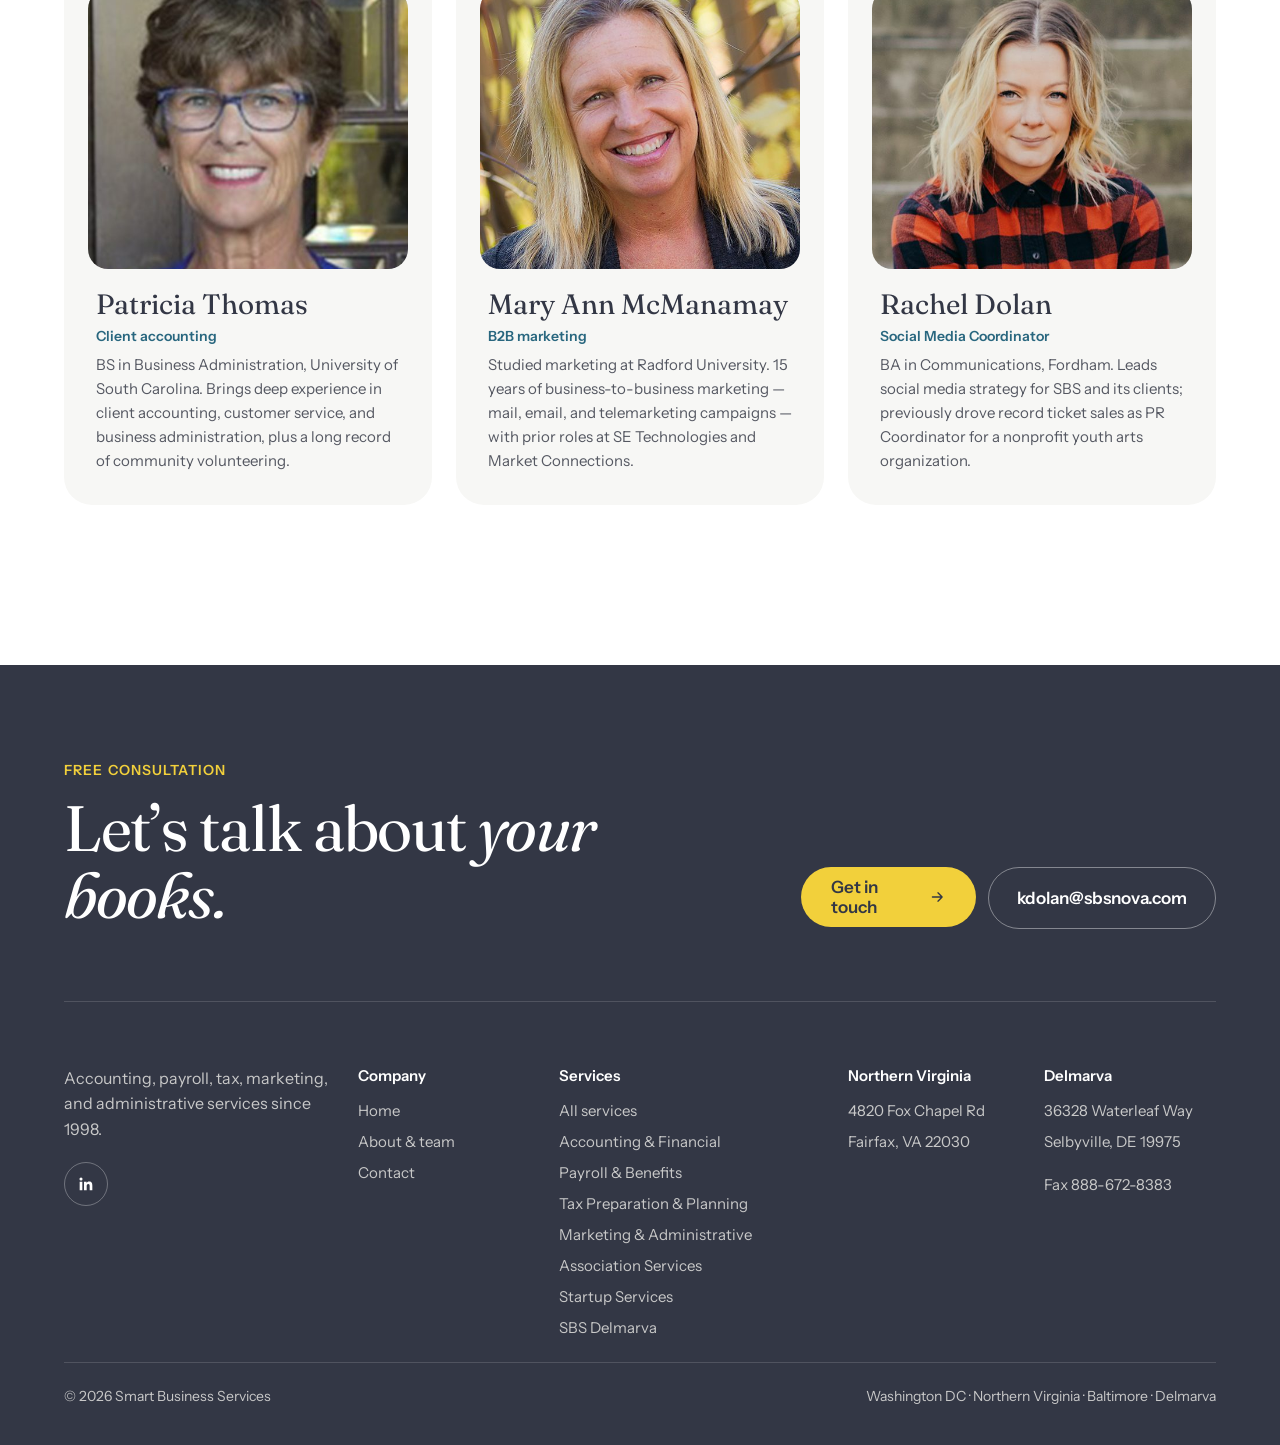
<file: about.html>
<!doctype html>
<html lang="en">
<head>
<meta charset="utf-8">
<meta name="viewport" content="width=device-width, initial-scale=1">
<title>SBS Nova — About</title>
<meta name="description" content="Smart Business Services — innovative outsourcing. Accounting, payroll, tax, marketing, and administrative services since 1998.">
<link rel="icon" href="assets/sbs-logo.png">
<link rel="preconnect" href="https://fonts.googleapis.com">
<link rel="stylesheet" href="https://fonts.googleapis.com/css2?family=Fraunces:ital,opsz,wght@0,9..144,400;0,9..144,500;1,9..144,400;1,9..144,500&amp;family=Instrument+Sans:wght@400;500;600&amp;display=swap">
<style>
body{margin:0;background:#333745}
a{color:#29677F;text-decoration:none}a:hover{color:#1D4C5E}
.lift{transition:transform .35s cubic-bezier(.2,.7,.2,1),box-shadow .35s}
.lift:hover{transform:translateY(-6px);box-shadow:0 28px 48px -28px rgba(51,55,69,.4)}
@keyframes sbs-rise{from{opacity:0;translate:0 56px}to{opacity:1;translate:none}}
@keyframes sbs-drift{from{transform:translateY(var(--from,0px))}to{transform:translateY(var(--to,0px))}}
@supports (animation-timeline: view()){
.reveal{animation:sbs-rise linear both;animation-timeline:view();animation-range:entry 0% entry 60%}
.drift{animation:sbs-drift linear both;animation-timeline:view();animation-range:cover}
}
@media (prefers-reduced-motion: reduce){.reveal,.drift{animation:none!important}.lift:hover{transform:none}}
</style>
<link rel="stylesheet" href="assets/menu.css?v=2">
<link rel="stylesheet" href="assets/mobile.css?v=2">
<link rel="stylesheet" href="assets/buttons.css">
</head>
<body>
<div style="width: 100%; box-sizing: border-box; display: flex; flex-direction: column; background: #FFFFFF; font-family: 'Instrument Sans', system-ui, sans-serif; color: #333745">

<div style="position: sticky; top: 0; z-index: 50">


<div class="site-bar" style="width: 100%; height: 84px; box-sizing: border-box; display: flex; align-items: center; justify-content: space-between; padding: 0 64px; background: #FFFFFF; border-bottom: 1px solid #E4E4E1; font-family: 'Instrument Sans', system-ui, sans-serif; color: #333745">
<a href="index.html" style="display: flex; align-items: center"><img src="assets/sbs-logo.svg" alt="Smart Business Services — innovative outsourcing — home" style="width: 185px; height: 56px; display: block"></a>

<a class="site-cta" href="contact.html" style="display: flex; align-items: center; gap: 8px; height: 48px; padding: 0 22px; border-radius: 999px; background: #F2D03B; color: #333745; font-size: 15px; font-weight: 600; text-decoration: none">Free consultation
<svg width="16" height="16" viewBox="0 0 24 24" fill="none" stroke="currentColor" stroke-width="2" stroke-linecap="round" stroke-linejoin="round" aria-hidden="true"><path d="M5 12h14M13 6l6 6-6 6"></path></svg></a>
<button type="button" class="m-toggle" aria-expanded="false" aria-controls="site-menu" aria-label="Menu">
<svg class="m-open" width="24" height="24" viewBox="0 0 24 24" fill="none" stroke="currentColor" stroke-width="2" stroke-linecap="round" aria-hidden="true"><path d="M4 7h16M4 12h16M4 17h16"></path></svg>
<svg class="m-close" width="24" height="24" viewBox="0 0 24 24" fill="none" stroke="currentColor" stroke-width="2" stroke-linecap="round" aria-hidden="true"><path d="M6 6l12 12M18 6L6 18"></path></svg>
<span class="m-text">Menu</span>
</button>
</div>
<div id="site-menu" class="m-menu">
<nav aria-label="Main">
<div class="m-main">
<a href="index.html">Home</a>
<a href="about.html" aria-current="page">About</a>
<div class="m-group">
<span class="m-label">Services</span>
<div class="m-sub">
<a href="services.html">All services</a>
<a href="accounting-financial-services.html">Accounting &amp; Financial</a>
<a href="payroll-benefits-management.html">Payroll &amp; Benefits</a>
<a href="tax-preparation-planning.html">Tax Preparation &amp; Planning</a>
<a href="marketing-administrative-services.html">Marketing &amp; Administrative</a>
<a href="association-services.html">Association Services</a>
<a href="startup-services.html">Startup Services</a>
<a href="sbs-delmarva.html">SBS Delmarva</a>
</div>
</div>
<a href="contact.html">Contact</a>
</div>
<a class="m-cta" href="contact.html">Free consultation
<svg width="16" height="16" viewBox="0 0 24 24" fill="none" stroke="currentColor" stroke-width="2" stroke-linecap="round" stroke-linejoin="round" aria-hidden="true"><path d="M5 12h14M13 6l6 6-6 6"></path></svg></a>
<a class="m-social" href="https://www.linkedin.com/company/smart-business-services" target="_blank" rel="noopener"><span class="m-social-icon"><svg width="18" height="18" viewBox="0 0 24 24" fill="currentColor" aria-hidden="true"><path d="M20.45 20.45h-3.55v-5.57c0-1.33-.03-3.04-1.85-3.04-1.85 0-2.14 1.45-2.14 2.94v5.67H9.35V9h3.41v1.56h.05c.48-.9 1.64-1.85 3.37-1.85 3.6 0 4.27 2.37 4.27 5.46v6.28zM5.34 7.43a2.06 2.06 0 1 1 0-4.12 2.06 2.06 0 0 1 0 4.12zM7.12 20.45H3.56V9h3.56v11.45z"></path></svg></span>Follow us on LinkedIn</a>
<div class="m-contact">
<span class="m-label">Get in touch</span>
<a href="mailto:kdolan@sbsnova.com">kdolan@sbsnova.com</a>
<span>Fax 888-672-8383</span>
<span>Fairfax, VA · Selbyville, DE</span>
</div>
</nav>
</div>

</div>


<section style="position: relative; overflow: hidden; padding: 120px 64px 96px; display: grid; grid-template-columns: repeat(12, minmax(0, 1fr)); column-gap: 24px; align-items: end">
<div class="drift" aria-hidden="true" style="position: absolute; right: -160px; top: -120px; width: 560px; height: 560px; border-radius: 999px; background: #E9F0F2; --from: 0px; --to: 200px"></div>
<div class="drift" aria-hidden="true" style="position: absolute; right: 260px; top: 200px; width: 120px; height: 120px; border-radius: 999px; background: #F2D03B; opacity: 0.55; --from: 40px; --to: -120px"></div>
<div style="position: relative; grid-column: span 8; display: flex; flex-direction: column; gap: 28px">
<span style="font-size: 14px; font-weight: 600; letter-spacing: 0.08em; text-transform: uppercase; color: #29677F">About the company</span>
<h1 style="margin: 0; font-family: Fraunces, Georgia, serif; font-weight: 400; font-size: 88px; line-height: 1; letter-spacing: -0.03em">Business services, <span style="font-style: italic; color: #29677F">since 1998.</span></h1>
<p style="margin: 0; max-width: 680px; font-size: 20px; line-height: 1.6; color: #555862">Smart Business Services provides accounting, payroll, human resources, marketing, and administrative services to organizations across Northern Virginia, Washington DC, and Baltimore — customizing every service package to match each client’s objectives and budget.</p>
</div>
</section>


<section style="display: grid; grid-template-columns: repeat(3, minmax(0, 1fr)); gap: 24px; padding: 0 64px 128px">

<div class="reveal" style="display: flex; flex-direction: column; gap: 8px; padding: 32px 0 0; border-top: 2px solid #333745">
<span style="font-family: Fraunces, Georgia, serif; font-size: 64px; line-height: 1; letter-spacing: -0.02em">1998</span>
<span style="font-size: 16px; color: #555862">Serving clients since</span>
</div>

<div class="reveal" style="display: flex; flex-direction: column; gap: 8px; padding: 32px 0 0; border-top: 2px solid #333745">
<span style="font-family: Fraunces, Georgia, serif; font-size: 64px; line-height: 1; letter-spacing: -0.02em">5 states</span>
<span style="font-size: 16px; color: #555862">Where our founder has worked with small and mid-sized businesses</span>
</div>

<div class="reveal" style="display: flex; flex-direction: column; gap: 8px; padding: 32px 0 0; border-top: 2px solid #333745">
<span style="font-family: Fraunces, Georgia, serif; font-size: 64px; line-height: 1; letter-spacing: -0.02em">2 offices</span>
<span style="font-size: 16px; color: #555862">Fairfax, Virginia and Selbyville, Delaware</span>
</div>

</section>


<section style="padding: 0 64px 128px">
<div class="reveal" style="display: grid; grid-template-columns: repeat(12, minmax(0, 1fr)); column-gap: 24px; align-items: center; padding: 48px; border-radius: 32px; background: #F7F7F5">
<div style="grid-column: span 5; display: flex">

<img src="assets/team/karen-dolan.jpg" alt="Karen Dolan" style="width: 100%; height: 480px; border-radius: 24px; object-fit: cover; object-position: center 30%; display: block">


</div>
<div style="grid-column: 7 / span 6; display: flex; flex-direction: column; gap: 20px">
<span style="font-size: 14px; font-weight: 600; letter-spacing: 0.08em; text-transform: uppercase; color: #29677F">Owner</span>
<h2 style="margin: 0; font-family: Fraunces, Georgia, serif; font-weight: 400; font-size: 56px; line-height: 1.05; letter-spacing: -0.02em">Karen Dolan</h2>
<p style="margin: 0; font-size: 18px; line-height: 1.65; color: #555862">Karen has spent more than 30 years advising businesses on accounting, budgeting, payroll, benefits, and year-end preparation, for small and medium-sized companies in five states. She holds a degree in Business Administration from the University of Connecticut, with graduate coursework in accounting, marketing, finance, business law, nonprofit management, and federal contracting.</p>
<p style="margin: 0; font-size: 18px; line-height: 1.65; color: #555862">She is certified through the American Payroll Association and the Society for Human Resource Management, previously held management roles at Coleco Industries and Moore McCormack Resources, and serves on nonprofit boards in her community.</p>
<div style="display: flex; gap: 12px; margin-top: 8px">
<a href="mailto:kdolan@sbsnova.com" style="display: flex; align-items: center; height: 48px; padding: 0 22px; border-radius: 999px; background: #333745; color: #FFFFFF; font-size: 15px; font-weight: 600">Email Karen</a>
<a href="http://www.linkedin.com/pub/karen-dolan/6/226/b94" style="display: flex; align-items: center; height: 48px; padding: 0 22px; border-radius: 999px; border: 1px solid #333745; color: #333745; font-size: 15px; font-weight: 600">LinkedIn</a>
</div>
</div>
</div>
</section>


<section style="display: flex; flex-direction: column; gap: 56px; padding: 0 64px 160px">
<div style="display: grid; grid-template-columns: repeat(12, minmax(0, 1fr)); column-gap: 24px; align-items: end">
<div style="grid-column: span 7; display: flex; flex-direction: column; gap: 16px">
<span style="font-size: 14px; font-weight: 600; letter-spacing: 0.08em; text-transform: uppercase; color: #29677F">Our team</span>
<h2 style="margin: 0; font-family: Fraunces, Georgia, serif; font-weight: 400; font-size: 60px; line-height: 1.05; letter-spacing: -0.02em">The people who’ll know your books.</h2>
</div>
<p style="grid-column: 9 / span 4; margin: 0; font-size: 18px; line-height: 1.6; color: #555862">Accountants, a CPA, payroll and HR specialists, and marketers — the same people on your account, year after year.</p>
</div>
<div style="display: grid; grid-template-columns: repeat(3, minmax(0, 1fr)); gap: 24px">

<div class="lift reveal" style="display: flex; flex-direction: column; gap: 20px; padding: 24px; border-radius: 28px; background: #F7F7F5">

<img src="assets/team/stephanie-angle.jpg" alt="Stephanie Angle" style="width: 100%; height: 280px; border-radius: 20px; object-fit: cover; object-position: center 30%; display: block">


<div style="display: flex; flex-direction: column; gap: 8px; padding: 0 8px 8px">
<h3 style="margin: 0; font-family: Fraunces, Georgia, serif; font-weight: 400; font-size: 28px; line-height: 1.1">Stephanie Angle</h3>
<span style="font-size: 14px; font-weight: 600; color: #29677F">Director of Accounting Services</span>
<p style="margin: 0; font-size: 15px; line-height: 1.6; color: #555862">MBA from Kaplan University, BA in Economics from Towson. Experienced in every phase of accounting — payroll, AP, and treasury — in QuickBooks, Sage 50, and Great Plains. Previously Accounting Manager on a multi-million-dollar service contract.</p>
</div>
</div>

<div class="lift reveal" style="display: flex; flex-direction: column; gap: 20px; padding: 24px; border-radius: 28px; background: #F7F7F5">

<img src="assets/team/yeny-cobean.jpg" alt="Yeny Cobean" style="width: 100%; height: 280px; border-radius: 20px; object-fit: cover; object-position: center 30%; display: block">


<div style="display: flex; flex-direction: column; gap: 8px; padding: 0 8px 8px">
<h3 style="margin: 0; font-family: Fraunces, Georgia, serif; font-weight: 400; font-size: 28px; line-height: 1.1">Yeny Cobean</h3>
<span style="font-size: 14px; font-weight: 600; color: #29677F">CPA, Accountant</span>
<p style="margin: 0; font-size: 15px; line-height: 1.6; color: #555862">Eighteen years of accounting across industries: financial reporting, audit, internal controls, and payroll. A graduate of the National University of San Marcos in Lima, Peru, she works fluently in Spanish and English.</p>
</div>
</div>

<div class="lift reveal" style="display: flex; flex-direction: column; gap: 20px; padding: 24px; border-radius: 28px; background: #F7F7F5">

<img src="assets/team/lindsey-snyder.jpg" alt="Lindsey Snyder" style="width: 100%; height: 280px; border-radius: 20px; object-fit: cover; object-position: center 30%; display: block">


<div style="display: flex; flex-direction: column; gap: 8px; padding: 0 8px 8px">
<h3 style="margin: 0; font-family: Fraunces, Georgia, serif; font-weight: 400; font-size: 28px; line-height: 1.1">Lindsey Snyder</h3>
<span style="font-size: 14px; font-weight: 600; color: #29677F">Accounts payable &amp; systems</span>
<p style="margin: 0; font-size: 15px; line-height: 1.6; color: #555862">Business Management, Virginia Tech. Runs AP for one of our largest clients and helped them upgrade their entire financial infrastructure. Works in Sage Intacct, Sage 50, and QuickBooks; formerly in brand performance at Hilton.</p>
</div>
</div>

<div class="lift reveal" style="display: flex; flex-direction: column; gap: 20px; padding: 24px; border-radius: 28px; background: #F7F7F5">

<img src="assets/team/meghan-demeio.jpg" alt="Meghan DeMeio" style="width: 100%; height: 280px; border-radius: 20px; object-fit: cover; object-position: center 30%; display: block">


<div style="display: flex; flex-direction: column; gap: 8px; padding: 0 8px 8px">
<h3 style="margin: 0; font-family: Fraunces, Georgia, serif; font-weight: 400; font-size: 28px; line-height: 1.1">Meghan DeMeio</h3>
<span style="font-size: 14px; font-weight: 600; color: #29677F">AP, treasury &amp; bookkeeping</span>
<p style="margin: 0; font-size: 15px; line-height: 1.6; color: #555862">BS in Accounting, Ohio State. 15+ years in accounts payable, treasury, and bookkeeping, including onboarding clients and setting up accounting controls as an Implementation Manager at an outsourcing firm.</p>
</div>
</div>

<div class="lift reveal" style="display: flex; flex-direction: column; gap: 20px; padding: 24px; border-radius: 28px; background: #F7F7F5">

<img src="assets/team/cheryl-lenox.jpg" alt="Cheryl Lenox" style="width: 100%; height: 280px; border-radius: 20px; object-fit: cover; object-position: center 30%; display: block">


<div style="display: flex; flex-direction: column; gap: 8px; padding: 0 8px 8px">
<h3 style="margin: 0; font-family: Fraunces, Georgia, serif; font-weight: 400; font-size: 28px; line-height: 1.1">Cheryl Lenox</h3>
<span style="font-size: 14px; font-weight: 600; color: #29677F">Bookkeeping &amp; payroll</span>
<p style="margin: 0; font-size: 15px; line-height: 1.6; color: #555862">25 years of bookkeeping and payroll experience across all aspects of accounting. Studied accounting at Northern Virginia Community College and serves on the board of the Erin Peterson Fund.</p>
</div>
</div>

<div class="lift reveal" style="display: flex; flex-direction: column; gap: 20px; padding: 24px; border-radius: 28px; background: #F7F7F5">

<img src="assets/team/rita-daly.jpg" alt="Rita Daly" style="width: 100%; height: 280px; border-radius: 20px; object-fit: cover; object-position: center 30%; display: block">


<div style="display: flex; flex-direction: column; gap: 8px; padding: 0 8px 8px">
<h3 style="margin: 0; font-family: Fraunces, Georgia, serif; font-weight: 400; font-size: 28px; line-height: 1.1">Rita Daly</h3>
<span style="font-size: 14px; font-weight: 600; color: #29677F">Accounts payable</span>
<p style="margin: 0; font-size: 15px; line-height: 1.6; color: #555862">BA in Economics, George Mason. Coordinates accounts payable for one of our largest clients, drawing on ten years running purchasing, POS systems, and bookkeeping for a leading local restaurant group.</p>
</div>
</div>

<div class="lift reveal" style="display: flex; flex-direction: column; gap: 20px; padding: 24px; border-radius: 28px; background: #F7F7F5">

<img src="assets/team/patricia-thomas.jpg" alt="Patricia Thomas" style="width: 100%; height: 280px; border-radius: 20px; object-fit: cover; object-position: center 30%; display: block">


<div style="display: flex; flex-direction: column; gap: 8px; padding: 0 8px 8px">
<h3 style="margin: 0; font-family: Fraunces, Georgia, serif; font-weight: 400; font-size: 28px; line-height: 1.1">Patricia Thomas</h3>
<span style="font-size: 14px; font-weight: 600; color: #29677F">Client accounting</span>
<p style="margin: 0; font-size: 15px; line-height: 1.6; color: #555862">BS in Business Administration, University of South Carolina. Brings deep experience in client accounting, customer service, and business administration, plus a long record of community volunteering.</p>
</div>
</div>

<div class="lift reveal" style="display: flex; flex-direction: column; gap: 20px; padding: 24px; border-radius: 28px; background: #F7F7F5">

<img src="assets/team/mary-ann-mcmanamay.jpg" alt="Mary Ann McManamay" style="width: 100%; height: 280px; border-radius: 20px; object-fit: cover; object-position: center 30%; display: block">


<div style="display: flex; flex-direction: column; gap: 8px; padding: 0 8px 8px">
<h3 style="margin: 0; font-family: Fraunces, Georgia, serif; font-weight: 400; font-size: 28px; line-height: 1.1">Mary Ann McManamay</h3>
<span style="font-size: 14px; font-weight: 600; color: #29677F">B2B marketing</span>
<p style="margin: 0; font-size: 15px; line-height: 1.6; color: #555862">Studied marketing at Radford University. 15 years of business-to-business marketing — mail, email, and telemarketing campaigns — with prior roles at SE Technologies and Market Connections.</p>
</div>
</div>

<div class="lift reveal" style="display: flex; flex-direction: column; gap: 20px; padding: 24px; border-radius: 28px; background: #F7F7F5">

<img src="assets/team/rachel-dolan.jpg" alt="Rachel Dolan" style="width: 100%; height: 280px; border-radius: 20px; object-fit: cover; object-position: center 30%; display: block">


<div style="display: flex; flex-direction: column; gap: 8px; padding: 0 8px 8px">
<h3 style="margin: 0; font-family: Fraunces, Georgia, serif; font-weight: 400; font-size: 28px; line-height: 1.1">Rachel Dolan</h3>
<span style="font-size: 14px; font-weight: 600; color: #29677F">Social Media Coordinator</span>
<p style="margin: 0; font-size: 15px; line-height: 1.6; color: #555862">BA in Communications, Fordham. Leads social media strategy for SBS and its clients; previously drove record ticket sales as PR Coordinator for a nonprofit youth arts organization.</p>
</div>
</div>

</div>
</section>



<footer style="width: 100%; height: 780px; box-sizing: border-box; display: flex; flex-direction: column; padding: 96px 64px 40px; background: #333745; color: #FFFFFF; font-family: 'Instrument Sans', system-ui, sans-serif">
<div style="display: flex; justify-content: space-between; align-items: flex-end; gap: 48px; padding-bottom: 72px; border-bottom: 1px solid rgba(255,255,255,0.14)">
<div style="display: flex; flex-direction: column; gap: 16px">
<span style="font-size: 14px; font-weight: 600; letter-spacing: 0.08em; text-transform: uppercase; color: #F2D03B">Free consultation</span>
<h2 style="margin: 0; font-family: Fraunces, Georgia, serif; font-weight: 400; font-size: 64px; line-height: 1.04; letter-spacing: -0.02em">Let’s talk about <span style="font-style: italic">your books.</span></h2>
</div>
<div style="display: flex; gap: 12px">
<a href="contact.html" style="display: flex; align-items: center; gap: 10px; height: 60px; padding: 0 30px; border-radius: 999px; background: #F2D03B; color: #333745; font-size: 17px; font-weight: 600; text-decoration: none">Get in touch
<svg width="18" height="18" viewBox="0 0 24 24" fill="none" stroke="currentColor" stroke-width="2" stroke-linecap="round" stroke-linejoin="round" aria-hidden="true"><path d="M5 12h14M13 6l6 6-6 6"></path></svg></a>
<a href="mailto:kdolan@sbsnova.com" style="display: flex; align-items: center; height: 60px; padding: 0 28px; border-radius: 999px; border: 1px solid rgba(255,255,255,0.4); color: #FFFFFF; font-size: 17px; font-weight: 600; text-decoration: none">kdolan@sbsnova.com</a>
</div>
</div>
<div style="display: grid; grid-template-columns: repeat(12, minmax(0, 1fr)); column-gap: 24px; padding-top: 64px; flex-grow: 1">
<div style="grid-column: span 3; display: flex; flex-direction: column; gap: 20px">
<p style="margin: 0; max-width: 320px; font-size: 16px; line-height: 1.6; color: #C8C8C8">Accounting, payroll, tax, marketing, and administrative services since 1998.</p>
<div style="display: flex; gap: 10px">
<a href="https://www.linkedin.com/company/smart-business-services" target="_blank" rel="noopener" aria-label="Smart Business Services on LinkedIn" style="width: 44px; height: 44px; box-sizing: border-box; border-radius: 999px; border: 1px solid rgba(255,255,255,0.3); color: #FFFFFF; display: flex; align-items: center; justify-content: center; text-decoration: none"><svg width="18" height="18" viewBox="0 0 24 24" fill="currentColor" aria-hidden="true"><path d="M20.45 20.45h-3.55v-5.57c0-1.33-.03-3.04-1.85-3.04-1.85 0-2.14 1.45-2.14 2.94v5.67H9.35V9h3.41v1.56h.05c.48-.9 1.64-1.85 3.37-1.85 3.6 0 4.27 2.37 4.27 5.46v6.28zM5.34 7.43a2.06 2.06 0 1 1 0-4.12 2.06 2.06 0 0 1 0 4.12zM7.12 20.45H3.56V9h3.56v11.45z"></path></svg></a>
</div>
</div>
<nav aria-label="Footer" style="grid-column: 4 / span 5; display: grid; grid-template-columns: minmax(0, 2fr) minmax(0, 3fr); column-gap: 24px; align-items: start; font-size: 15px">
<div style="display: flex; flex-direction: column; gap: 12px">
<span style="font-weight: 600; margin-bottom: 4px">Company</span>
<a href="index.html" style="color: #C8C8C8; text-decoration: none">Home</a>
<a href="about.html" style="color: #C8C8C8; text-decoration: none">About &amp; team</a>
<a href="contact.html" style="color: #C8C8C8; text-decoration: none">Contact</a>
</div>
<div style="display: flex; flex-direction: column; gap: 12px">
<span style="font-weight: 600; margin-bottom: 4px">Services</span>
<a href="services.html" style="color: #C8C8C8; text-decoration: none">All services</a>
<a href="accounting-financial-services.html" style="color: #C8C8C8; text-decoration: none">Accounting &amp; Financial</a>
<a href="payroll-benefits-management.html" style="color: #C8C8C8; text-decoration: none">Payroll &amp; Benefits</a>
<a href="tax-preparation-planning.html" style="color: #C8C8C8; text-decoration: none">Tax Preparation &amp; Planning</a>
<a href="marketing-administrative-services.html" style="color: #C8C8C8; text-decoration: none">Marketing &amp; Administrative</a>
<a href="association-services.html" style="color: #C8C8C8; text-decoration: none">Association Services</a>
<a href="startup-services.html" style="color: #C8C8C8; text-decoration: none">Startup Services</a>
<a href="sbs-delmarva.html" style="color: #C8C8C8; text-decoration: none">SBS Delmarva</a>
</div>
</nav>
<div style="grid-column: 9 / span 2; display: flex; flex-direction: column; gap: 12px; font-size: 15px">
<span style="font-weight: 600; margin-bottom: 4px">Northern Virginia</span>
<span style="color: #C8C8C8">4820 Fox Chapel Rd</span>
<span style="color: #C8C8C8">Fairfax, VA 22030</span>
</div>
<div style="grid-column: 11 / span 2; display: flex; flex-direction: column; gap: 12px; font-size: 15px">
<span style="font-weight: 600; margin-bottom: 4px">Delmarva</span>
<span style="color: #C8C8C8">36328 Waterleaf Way</span>
<span style="color: #C8C8C8">Selbyville, DE 19975</span>
<span style="color: #C8C8C8; margin-top: 12px">Fax 888-672-8383</span>
</div>
</div>
<div style="display: flex; justify-content: space-between; padding-top: 24px; border-top: 1px solid rgba(255,255,255,0.14); font-size: 14px; color: #C8C8C8">
<span>© 2026 Smart Business Services</span>
<span>Washington DC · Northern Virginia · Baltimore · Delmarva</span>
</div>
</footer>

</div>
<script>
(function () {
  var btn = document.querySelector('.m-toggle');
  var menu = document.getElementById('site-menu');
  if (!btn || !menu) return;
  var label = btn.querySelector('.m-text');
  function set(open) {
    menu.classList.toggle('is-open', open);
    btn.setAttribute('aria-expanded', open ? 'true' : 'false');
    btn.setAttribute('aria-label', open ? 'Close menu' : 'Menu');
    label.textContent = open ? 'Close' : 'Menu';
  }
  btn.addEventListener('click', function (e) { e.stopPropagation(); set(!menu.classList.contains('is-open')); });
  document.addEventListener('click', function (e) {
    if (menu.classList.contains('is-open') && !menu.contains(e.target)) set(false);
  });
  document.addEventListener('keydown', function (e) {
    if (e.key === 'Escape' && menu.classList.contains('is-open')) { set(false); btn.focus(); }
  });
})();
</script>

</body>
</html>
</file>
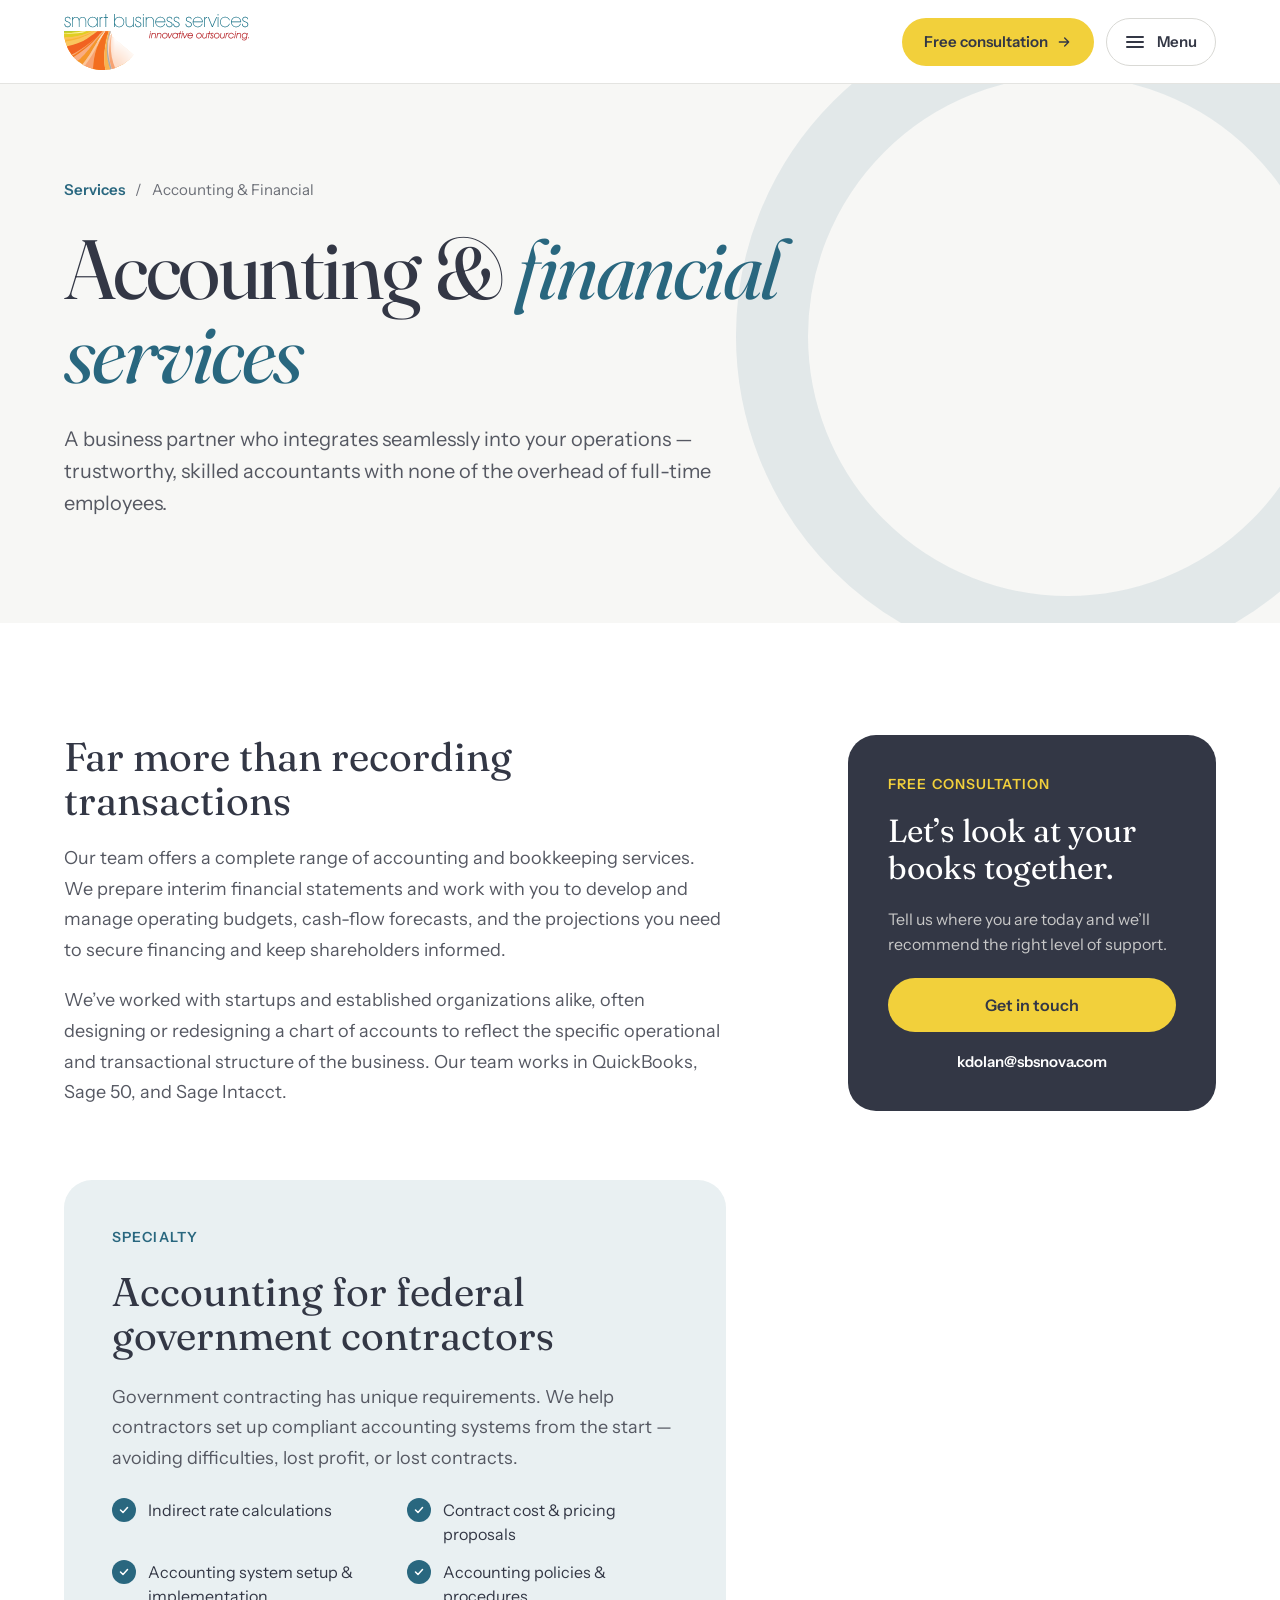
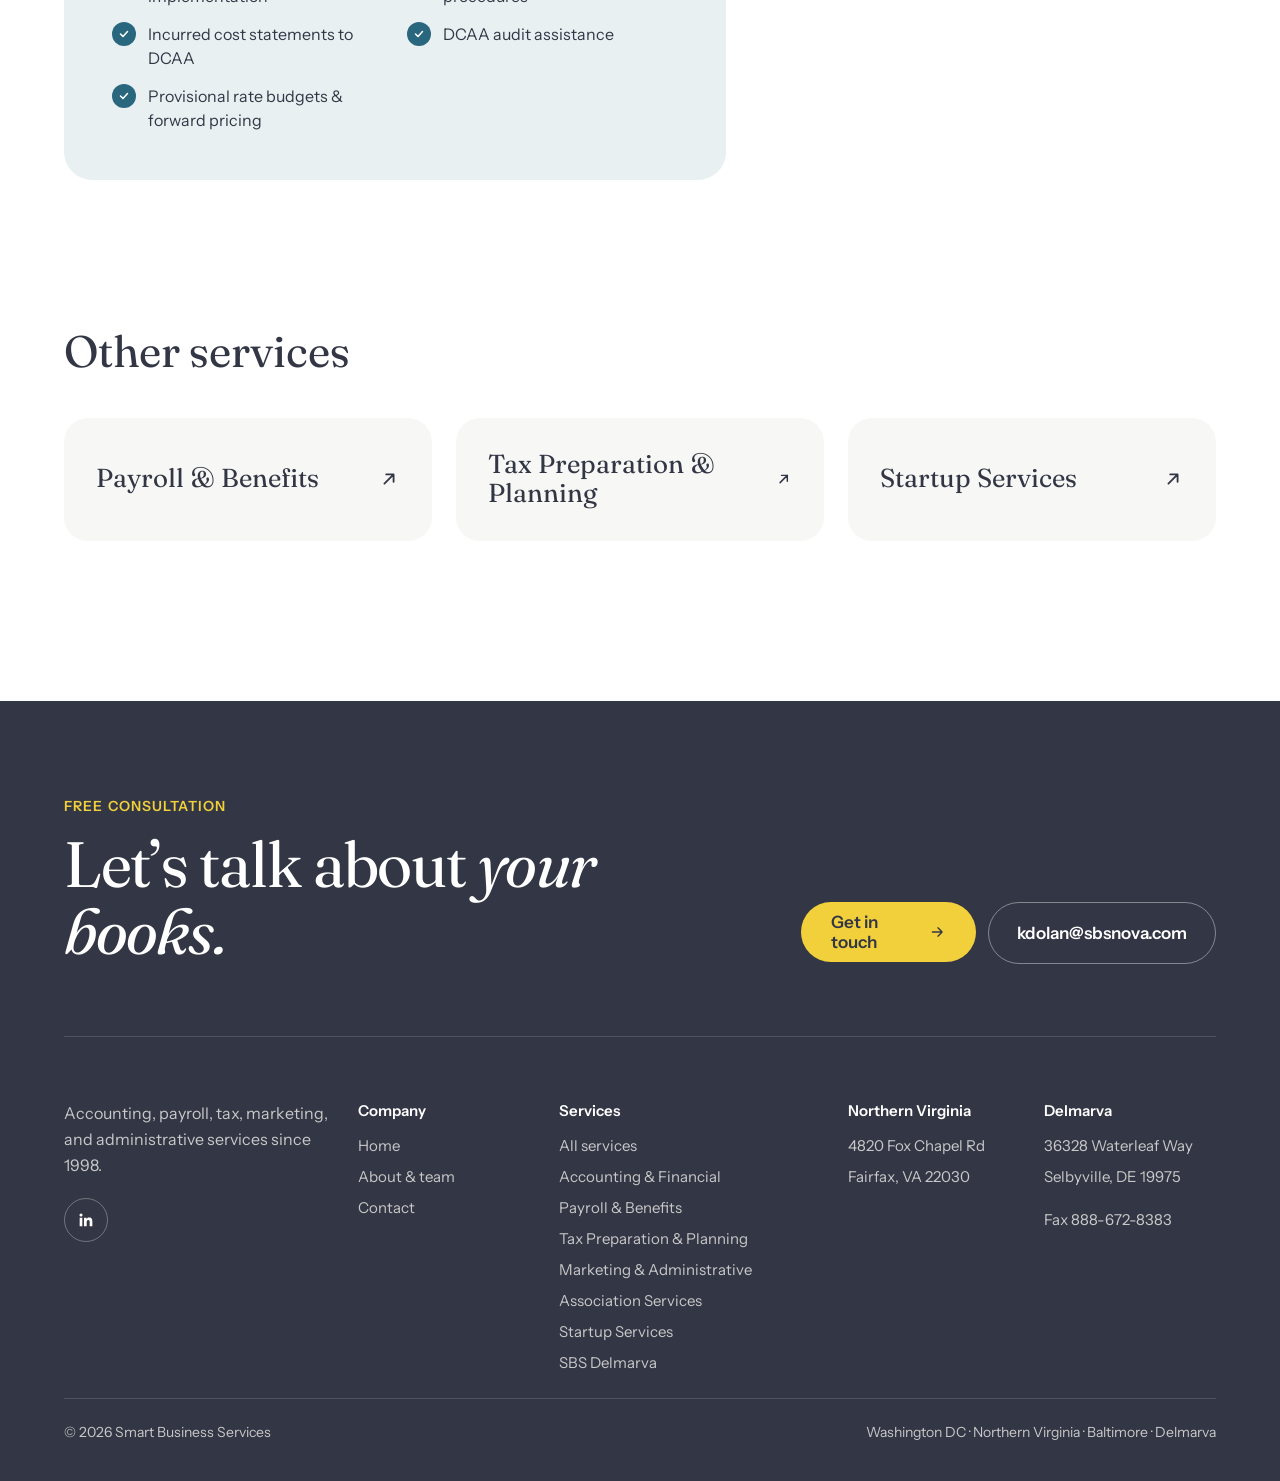
<file: accounting-financial-services.html>
<!doctype html>
<html lang="en">
<head>
<meta charset="utf-8">
<meta name="viewport" content="width=device-width, initial-scale=1">
<title>SBS Nova — Accounting &amp; Financial Services</title>
<meta name="description" content="Smart Business Services — innovative outsourcing. Accounting, payroll, tax, marketing, and administrative services since 1998.">
<link rel="icon" href="assets/sbs-logo.png">
<link rel="preconnect" href="https://fonts.googleapis.com">
<link rel="stylesheet" href="https://fonts.googleapis.com/css2?family=Fraunces:ital,opsz,wght@0,9..144,400;0,9..144,500;1,9..144,400;1,9..144,500&amp;family=Instrument+Sans:wght@400;500;600&amp;display=swap">
<style>
body{margin:0;background:#333745}
a{color:#29677F;text-decoration:none}a:hover{color:#1D4C5E}
.lift{transition:transform .35s cubic-bezier(.2,.7,.2,1),box-shadow .35s}
.lift:hover{transform:translateY(-6px);box-shadow:0 28px 48px -28px rgba(51,55,69,.4)}
@keyframes sbs-rise{from{opacity:0;translate:0 56px}to{opacity:1;translate:none}}
@keyframes sbs-drift{from{transform:translateY(var(--from,0px))}to{transform:translateY(var(--to,0px))}}
@supports (animation-timeline: view()){
.reveal{animation:sbs-rise linear both;animation-timeline:view();animation-range:entry 0% entry 60%}
.drift{animation:sbs-drift linear both;animation-timeline:view();animation-range:cover}
}
@media (prefers-reduced-motion: reduce){.reveal,.drift{animation:none!important}.lift:hover{transform:none}}
</style>
<link rel="stylesheet" href="assets/menu.css?v=2">
<link rel="stylesheet" href="assets/mobile.css?v=2">
<link rel="stylesheet" href="assets/buttons.css">
</head>
<body>
<div style="width: 100%; box-sizing: border-box; display: flex; flex-direction: column; background: #FFFFFF; font-family: 'Instrument Sans', system-ui, sans-serif; color: #333745">

<div style="position: sticky; top: 0; z-index: 50">


<div class="site-bar" style="width: 100%; height: 84px; box-sizing: border-box; display: flex; align-items: center; justify-content: space-between; padding: 0 64px; background: #FFFFFF; border-bottom: 1px solid #E4E4E1; font-family: 'Instrument Sans', system-ui, sans-serif; color: #333745">
<a href="index.html" style="display: flex; align-items: center"><img src="assets/sbs-logo.svg" alt="Smart Business Services — innovative outsourcing — home" style="width: 185px; height: 56px; display: block"></a>

<a class="site-cta" href="contact.html" style="display: flex; align-items: center; gap: 8px; height: 48px; padding: 0 22px; border-radius: 999px; background: #F2D03B; color: #333745; font-size: 15px; font-weight: 600; text-decoration: none">Free consultation
<svg width="16" height="16" viewBox="0 0 24 24" fill="none" stroke="currentColor" stroke-width="2" stroke-linecap="round" stroke-linejoin="round" aria-hidden="true"><path d="M5 12h14M13 6l6 6-6 6"></path></svg></a>
<button type="button" class="m-toggle" aria-expanded="false" aria-controls="site-menu" aria-label="Menu">
<svg class="m-open" width="24" height="24" viewBox="0 0 24 24" fill="none" stroke="currentColor" stroke-width="2" stroke-linecap="round" aria-hidden="true"><path d="M4 7h16M4 12h16M4 17h16"></path></svg>
<svg class="m-close" width="24" height="24" viewBox="0 0 24 24" fill="none" stroke="currentColor" stroke-width="2" stroke-linecap="round" aria-hidden="true"><path d="M6 6l12 12M18 6L6 18"></path></svg>
<span class="m-text">Menu</span>
</button>
</div>
<div id="site-menu" class="m-menu">
<nav aria-label="Main">
<div class="m-main">
<a href="index.html">Home</a>
<a href="about.html">About</a>
<div class="m-group">
<span class="m-label">Services</span>
<div class="m-sub">
<a href="services.html">All services</a>
<a href="accounting-financial-services.html" aria-current="page">Accounting &amp; Financial</a>
<a href="payroll-benefits-management.html">Payroll &amp; Benefits</a>
<a href="tax-preparation-planning.html">Tax Preparation &amp; Planning</a>
<a href="marketing-administrative-services.html">Marketing &amp; Administrative</a>
<a href="association-services.html">Association Services</a>
<a href="startup-services.html">Startup Services</a>
<a href="sbs-delmarva.html">SBS Delmarva</a>
</div>
</div>
<a href="contact.html">Contact</a>
</div>
<a class="m-cta" href="contact.html">Free consultation
<svg width="16" height="16" viewBox="0 0 24 24" fill="none" stroke="currentColor" stroke-width="2" stroke-linecap="round" stroke-linejoin="round" aria-hidden="true"><path d="M5 12h14M13 6l6 6-6 6"></path></svg></a>
<a class="m-social" href="https://www.linkedin.com/company/smart-business-services" target="_blank" rel="noopener"><span class="m-social-icon"><svg width="18" height="18" viewBox="0 0 24 24" fill="currentColor" aria-hidden="true"><path d="M20.45 20.45h-3.55v-5.57c0-1.33-.03-3.04-1.85-3.04-1.85 0-2.14 1.45-2.14 2.94v5.67H9.35V9h3.41v1.56h.05c.48-.9 1.64-1.85 3.37-1.85 3.6 0 4.27 2.37 4.27 5.46v6.28zM5.34 7.43a2.06 2.06 0 1 1 0-4.12 2.06 2.06 0 0 1 0 4.12zM7.12 20.45H3.56V9h3.56v11.45z"></path></svg></span>Follow us on LinkedIn</a>
<div class="m-contact">
<span class="m-label">Get in touch</span>
<a href="mailto:kdolan@sbsnova.com">kdolan@sbsnova.com</a>
<span>Fax 888-672-8383</span>
<span>Fairfax, VA · Selbyville, DE</span>
</div>
</nav>
</div>

</div>


<section style="position: relative; overflow: hidden; padding: 96px 64px 104px; display: grid; grid-template-columns: repeat(12, minmax(0, 1fr)); column-gap: 24px; background: #F7F7F5">
<div class="drift" aria-hidden="true" style="position: absolute; right: -120px; top: -80px; width: 520px; height: 520px; border-radius: 999px; border: 72px solid rgba(41,103,127,0.1); --from: -40px; --to: 180px"></div>
<div style="position: relative; grid-column: span 9; display: flex; flex-direction: column; gap: 28px">
<nav aria-label="Breadcrumb" style="display: flex; gap: 10px; font-size: 15px; color: #6B6E76"><a href="services.html" style="font-weight: 600">Services</a><span aria-hidden="true">/</span><span>Accounting &amp; Financial</span></nav>
<h1 style="margin: 0; font-family: Fraunces, Georgia, serif; font-weight: 400; font-size: 84px; line-height: 1; letter-spacing: -0.03em">Accounting &amp; <span style="font-style: italic; color: #29677F">financial services</span></h1>
<p style="margin: 0; max-width: 720px; font-size: 20px; line-height: 1.6; color: #555862">A business partner who integrates seamlessly into your operations — trustworthy, skilled accountants with none of the overhead of full-time employees.</p>
</div>
</section>


<section style="display: grid; grid-template-columns: repeat(12, minmax(0, 1fr)); column-gap: 24px; padding: 112px 64px 144px">
<div style="grid-column: span 7; display: flex; flex-direction: column; gap: 72px">
<div class="reveal" style="display: flex; flex-direction: column; gap: 20px">
<h2 style="margin: 0; font-family: Fraunces, Georgia, serif; font-weight: 400; font-size: 40px; line-height: 1.1">Far more than recording transactions</h2>
<p style="margin: 0; font-size: 18px; line-height: 1.7; color: #555862">Our team offers a complete range of accounting and bookkeeping services. We prepare interim financial statements and work with you to develop and manage operating budgets, cash-flow forecasts, and the projections you need to secure financing and keep shareholders informed.</p>
<p style="margin: 0; font-size: 18px; line-height: 1.7; color: #555862">We’ve worked with startups and established organizations alike, often designing or redesigning a chart of accounts to reflect the specific operational and transactional structure of the business. Our team works in QuickBooks, Sage 50, and Sage Intacct.</p>
</div>
<div class="reveal" style="display: flex; flex-direction: column; gap: 24px; padding: 48px; border-radius: 28px; background: #E9F0F2">
<span style="font-size: 14px; font-weight: 600; letter-spacing: 0.08em; text-transform: uppercase; color: #29677F">Specialty</span>
<h2 style="margin: 0; font-family: Fraunces, Georgia, serif; font-weight: 400; font-size: 40px; line-height: 1.1">Accounting for federal government contractors</h2>
<p style="margin: 0; font-size: 18px; line-height: 1.7; color: #555862">Government contracting has unique requirements. We help contractors set up compliant accounting systems from the start — avoiding difficulties, lost profit, or lost contracts.</p>
<div style="display: grid; grid-template-columns: repeat(2, minmax(0, 1fr)); gap: 14px 24px">

<div style="display: flex; gap: 12px; align-items: flex-start; font-size: 16px; line-height: 1.5">
<span aria-hidden="true" style="width: 24px; height: 24px; flex-shrink: 0; border-radius: 999px; background: #29677F; color: #FFFFFF; display: flex; align-items: center; justify-content: center"><svg width="12" height="12" viewBox="0 0 24 24" fill="none" stroke="currentColor" stroke-width="3" stroke-linecap="round" stroke-linejoin="round"><path d="M5 12l5 5 9-10"></path></svg></span>Indirect rate calculations</div>

<div style="display: flex; gap: 12px; align-items: flex-start; font-size: 16px; line-height: 1.5">
<span aria-hidden="true" style="width: 24px; height: 24px; flex-shrink: 0; border-radius: 999px; background: #29677F; color: #FFFFFF; display: flex; align-items: center; justify-content: center"><svg width="12" height="12" viewBox="0 0 24 24" fill="none" stroke="currentColor" stroke-width="3" stroke-linecap="round" stroke-linejoin="round"><path d="M5 12l5 5 9-10"></path></svg></span>Contract cost &amp; pricing proposals</div>

<div style="display: flex; gap: 12px; align-items: flex-start; font-size: 16px; line-height: 1.5">
<span aria-hidden="true" style="width: 24px; height: 24px; flex-shrink: 0; border-radius: 999px; background: #29677F; color: #FFFFFF; display: flex; align-items: center; justify-content: center"><svg width="12" height="12" viewBox="0 0 24 24" fill="none" stroke="currentColor" stroke-width="3" stroke-linecap="round" stroke-linejoin="round"><path d="M5 12l5 5 9-10"></path></svg></span>Accounting system setup &amp; implementation</div>

<div style="display: flex; gap: 12px; align-items: flex-start; font-size: 16px; line-height: 1.5">
<span aria-hidden="true" style="width: 24px; height: 24px; flex-shrink: 0; border-radius: 999px; background: #29677F; color: #FFFFFF; display: flex; align-items: center; justify-content: center"><svg width="12" height="12" viewBox="0 0 24 24" fill="none" stroke="currentColor" stroke-width="3" stroke-linecap="round" stroke-linejoin="round"><path d="M5 12l5 5 9-10"></path></svg></span>Accounting policies &amp; procedures</div>

<div style="display: flex; gap: 12px; align-items: flex-start; font-size: 16px; line-height: 1.5">
<span aria-hidden="true" style="width: 24px; height: 24px; flex-shrink: 0; border-radius: 999px; background: #29677F; color: #FFFFFF; display: flex; align-items: center; justify-content: center"><svg width="12" height="12" viewBox="0 0 24 24" fill="none" stroke="currentColor" stroke-width="3" stroke-linecap="round" stroke-linejoin="round"><path d="M5 12l5 5 9-10"></path></svg></span>Incurred cost statements to DCAA</div>

<div style="display: flex; gap: 12px; align-items: flex-start; font-size: 16px; line-height: 1.5">
<span aria-hidden="true" style="width: 24px; height: 24px; flex-shrink: 0; border-radius: 999px; background: #29677F; color: #FFFFFF; display: flex; align-items: center; justify-content: center"><svg width="12" height="12" viewBox="0 0 24 24" fill="none" stroke="currentColor" stroke-width="3" stroke-linecap="round" stroke-linejoin="round"><path d="M5 12l5 5 9-10"></path></svg></span>DCAA audit assistance</div>

<div style="display: flex; gap: 12px; align-items: flex-start; font-size: 16px; line-height: 1.5">
<span aria-hidden="true" style="width: 24px; height: 24px; flex-shrink: 0; border-radius: 999px; background: #29677F; color: #FFFFFF; display: flex; align-items: center; justify-content: center"><svg width="12" height="12" viewBox="0 0 24 24" fill="none" stroke="currentColor" stroke-width="3" stroke-linecap="round" stroke-linejoin="round"><path d="M5 12l5 5 9-10"></path></svg></span>Provisional rate budgets &amp; forward pricing</div>

</div>
</div>
</div>

<aside style="grid-column: 9 / span 4">
<div style="position: sticky; top: 120px; display: flex; flex-direction: column; gap: 20px; padding: 40px; border-radius: 28px; background: #333745; color: #FFFFFF">
<span style="font-size: 14px; font-weight: 600; letter-spacing: 0.08em; text-transform: uppercase; color: #F2D03B">Free consultation</span>
<h2 style="margin: 0; font-family: Fraunces, Georgia, serif; font-weight: 400; font-size: 32px; line-height: 1.15">Let’s look at your books together.</h2>
<p style="margin: 0; font-size: 16px; line-height: 1.6; color: #C8C8C8">Tell us where you are today and we’ll recommend the right level of support.</p>
<a href="contact.html" style="display: flex; align-items: center; justify-content: center; height: 54px; border-radius: 999px; background: #F2D03B; color: #333745; font-size: 16px; font-weight: 600">Get in touch</a>
<a href="mailto:kdolan@sbsnova.com" style="text-align: center; font-size: 15px; font-weight: 600; color: #FFFFFF">kdolan@sbsnova.com</a>
</div>
</aside>
</section>


<section style="display: flex; flex-direction: column; gap: 40px; padding: 0 64px 160px">
<h2 style="margin: 0; font-family: Fraunces, Georgia, serif; font-weight: 400; font-size: 44px">Other services</h2>
<div style="display: grid; grid-template-columns: repeat(3, minmax(0, 1fr)); gap: 24px">

<a class="lift reveal" href="payroll-benefits-management.html" style="display: flex; justify-content: space-between; align-items: center; gap: 16px; padding: 32px; border-radius: 24px; background: #F7F7F5; color: #333745">
<span style="font-family: Fraunces, Georgia, serif; font-size: 26px; line-height: 1.15">Payroll &amp; Benefits</span>
<svg width="22" height="22" viewBox="0 0 24 24" fill="none" stroke="currentColor" stroke-width="2" stroke-linecap="round" stroke-linejoin="round" aria-hidden="true"><path d="M7 17L17 7M9 7h8v8"></path></svg>
</a>

<a class="lift reveal" href="tax-preparation-planning.html" style="display: flex; justify-content: space-between; align-items: center; gap: 16px; padding: 32px; border-radius: 24px; background: #F7F7F5; color: #333745">
<span style="font-family: Fraunces, Georgia, serif; font-size: 26px; line-height: 1.15">Tax Preparation &amp; Planning</span>
<svg width="22" height="22" viewBox="0 0 24 24" fill="none" stroke="currentColor" stroke-width="2" stroke-linecap="round" stroke-linejoin="round" aria-hidden="true"><path d="M7 17L17 7M9 7h8v8"></path></svg>
</a>

<a class="lift reveal" href="startup-services.html" style="display: flex; justify-content: space-between; align-items: center; gap: 16px; padding: 32px; border-radius: 24px; background: #F7F7F5; color: #333745">
<span style="font-family: Fraunces, Georgia, serif; font-size: 26px; line-height: 1.15">Startup Services</span>
<svg width="22" height="22" viewBox="0 0 24 24" fill="none" stroke="currentColor" stroke-width="2" stroke-linecap="round" stroke-linejoin="round" aria-hidden="true"><path d="M7 17L17 7M9 7h8v8"></path></svg>
</a>

</div>
</section>



<footer style="width: 100%; height: 780px; box-sizing: border-box; display: flex; flex-direction: column; padding: 96px 64px 40px; background: #333745; color: #FFFFFF; font-family: 'Instrument Sans', system-ui, sans-serif">
<div style="display: flex; justify-content: space-between; align-items: flex-end; gap: 48px; padding-bottom: 72px; border-bottom: 1px solid rgba(255,255,255,0.14)">
<div style="display: flex; flex-direction: column; gap: 16px">
<span style="font-size: 14px; font-weight: 600; letter-spacing: 0.08em; text-transform: uppercase; color: #F2D03B">Free consultation</span>
<h2 style="margin: 0; font-family: Fraunces, Georgia, serif; font-weight: 400; font-size: 64px; line-height: 1.04; letter-spacing: -0.02em">Let’s talk about <span style="font-style: italic">your books.</span></h2>
</div>
<div style="display: flex; gap: 12px">
<a href="contact.html" style="display: flex; align-items: center; gap: 10px; height: 60px; padding: 0 30px; border-radius: 999px; background: #F2D03B; color: #333745; font-size: 17px; font-weight: 600; text-decoration: none">Get in touch
<svg width="18" height="18" viewBox="0 0 24 24" fill="none" stroke="currentColor" stroke-width="2" stroke-linecap="round" stroke-linejoin="round" aria-hidden="true"><path d="M5 12h14M13 6l6 6-6 6"></path></svg></a>
<a href="mailto:kdolan@sbsnova.com" style="display: flex; align-items: center; height: 60px; padding: 0 28px; border-radius: 999px; border: 1px solid rgba(255,255,255,0.4); color: #FFFFFF; font-size: 17px; font-weight: 600; text-decoration: none">kdolan@sbsnova.com</a>
</div>
</div>
<div style="display: grid; grid-template-columns: repeat(12, minmax(0, 1fr)); column-gap: 24px; padding-top: 64px; flex-grow: 1">
<div style="grid-column: span 3; display: flex; flex-direction: column; gap: 20px">
<p style="margin: 0; max-width: 320px; font-size: 16px; line-height: 1.6; color: #C8C8C8">Accounting, payroll, tax, marketing, and administrative services since 1998.</p>
<div style="display: flex; gap: 10px">
<a href="https://www.linkedin.com/company/smart-business-services" target="_blank" rel="noopener" aria-label="Smart Business Services on LinkedIn" style="width: 44px; height: 44px; box-sizing: border-box; border-radius: 999px; border: 1px solid rgba(255,255,255,0.3); color: #FFFFFF; display: flex; align-items: center; justify-content: center; text-decoration: none"><svg width="18" height="18" viewBox="0 0 24 24" fill="currentColor" aria-hidden="true"><path d="M20.45 20.45h-3.55v-5.57c0-1.33-.03-3.04-1.85-3.04-1.85 0-2.14 1.45-2.14 2.94v5.67H9.35V9h3.41v1.56h.05c.48-.9 1.64-1.85 3.37-1.85 3.6 0 4.27 2.37 4.27 5.46v6.28zM5.34 7.43a2.06 2.06 0 1 1 0-4.12 2.06 2.06 0 0 1 0 4.12zM7.12 20.45H3.56V9h3.56v11.45z"></path></svg></a>
</div>
</div>
<nav aria-label="Footer" style="grid-column: 4 / span 5; display: grid; grid-template-columns: minmax(0, 2fr) minmax(0, 3fr); column-gap: 24px; align-items: start; font-size: 15px">
<div style="display: flex; flex-direction: column; gap: 12px">
<span style="font-weight: 600; margin-bottom: 4px">Company</span>
<a href="index.html" style="color: #C8C8C8; text-decoration: none">Home</a>
<a href="about.html" style="color: #C8C8C8; text-decoration: none">About &amp; team</a>
<a href="contact.html" style="color: #C8C8C8; text-decoration: none">Contact</a>
</div>
<div style="display: flex; flex-direction: column; gap: 12px">
<span style="font-weight: 600; margin-bottom: 4px">Services</span>
<a href="services.html" style="color: #C8C8C8; text-decoration: none">All services</a>
<a href="accounting-financial-services.html" style="color: #C8C8C8; text-decoration: none">Accounting &amp; Financial</a>
<a href="payroll-benefits-management.html" style="color: #C8C8C8; text-decoration: none">Payroll &amp; Benefits</a>
<a href="tax-preparation-planning.html" style="color: #C8C8C8; text-decoration: none">Tax Preparation &amp; Planning</a>
<a href="marketing-administrative-services.html" style="color: #C8C8C8; text-decoration: none">Marketing &amp; Administrative</a>
<a href="association-services.html" style="color: #C8C8C8; text-decoration: none">Association Services</a>
<a href="startup-services.html" style="color: #C8C8C8; text-decoration: none">Startup Services</a>
<a href="sbs-delmarva.html" style="color: #C8C8C8; text-decoration: none">SBS Delmarva</a>
</div>
</nav>
<div style="grid-column: 9 / span 2; display: flex; flex-direction: column; gap: 12px; font-size: 15px">
<span style="font-weight: 600; margin-bottom: 4px">Northern Virginia</span>
<span style="color: #C8C8C8">4820 Fox Chapel Rd</span>
<span style="color: #C8C8C8">Fairfax, VA 22030</span>
</div>
<div style="grid-column: 11 / span 2; display: flex; flex-direction: column; gap: 12px; font-size: 15px">
<span style="font-weight: 600; margin-bottom: 4px">Delmarva</span>
<span style="color: #C8C8C8">36328 Waterleaf Way</span>
<span style="color: #C8C8C8">Selbyville, DE 19975</span>
<span style="color: #C8C8C8; margin-top: 12px">Fax 888-672-8383</span>
</div>
</div>
<div style="display: flex; justify-content: space-between; padding-top: 24px; border-top: 1px solid rgba(255,255,255,0.14); font-size: 14px; color: #C8C8C8">
<span>© 2026 Smart Business Services</span>
<span>Washington DC · Northern Virginia · Baltimore · Delmarva</span>
</div>
</footer>

</div>
<script>
(function () {
  var btn = document.querySelector('.m-toggle');
  var menu = document.getElementById('site-menu');
  if (!btn || !menu) return;
  var label = btn.querySelector('.m-text');
  function set(open) {
    menu.classList.toggle('is-open', open);
    btn.setAttribute('aria-expanded', open ? 'true' : 'false');
    btn.setAttribute('aria-label', open ? 'Close menu' : 'Menu');
    label.textContent = open ? 'Close' : 'Menu';
  }
  btn.addEventListener('click', function (e) { e.stopPropagation(); set(!menu.classList.contains('is-open')); });
  document.addEventListener('click', function (e) {
    if (menu.classList.contains('is-open') && !menu.contains(e.target)) set(false);
  });
  document.addEventListener('keydown', function (e) {
    if (e.key === 'Escape' && menu.classList.contains('is-open')) { set(false); btn.focus(); }
  });
})();
</script>

</body>
</html>
</file>
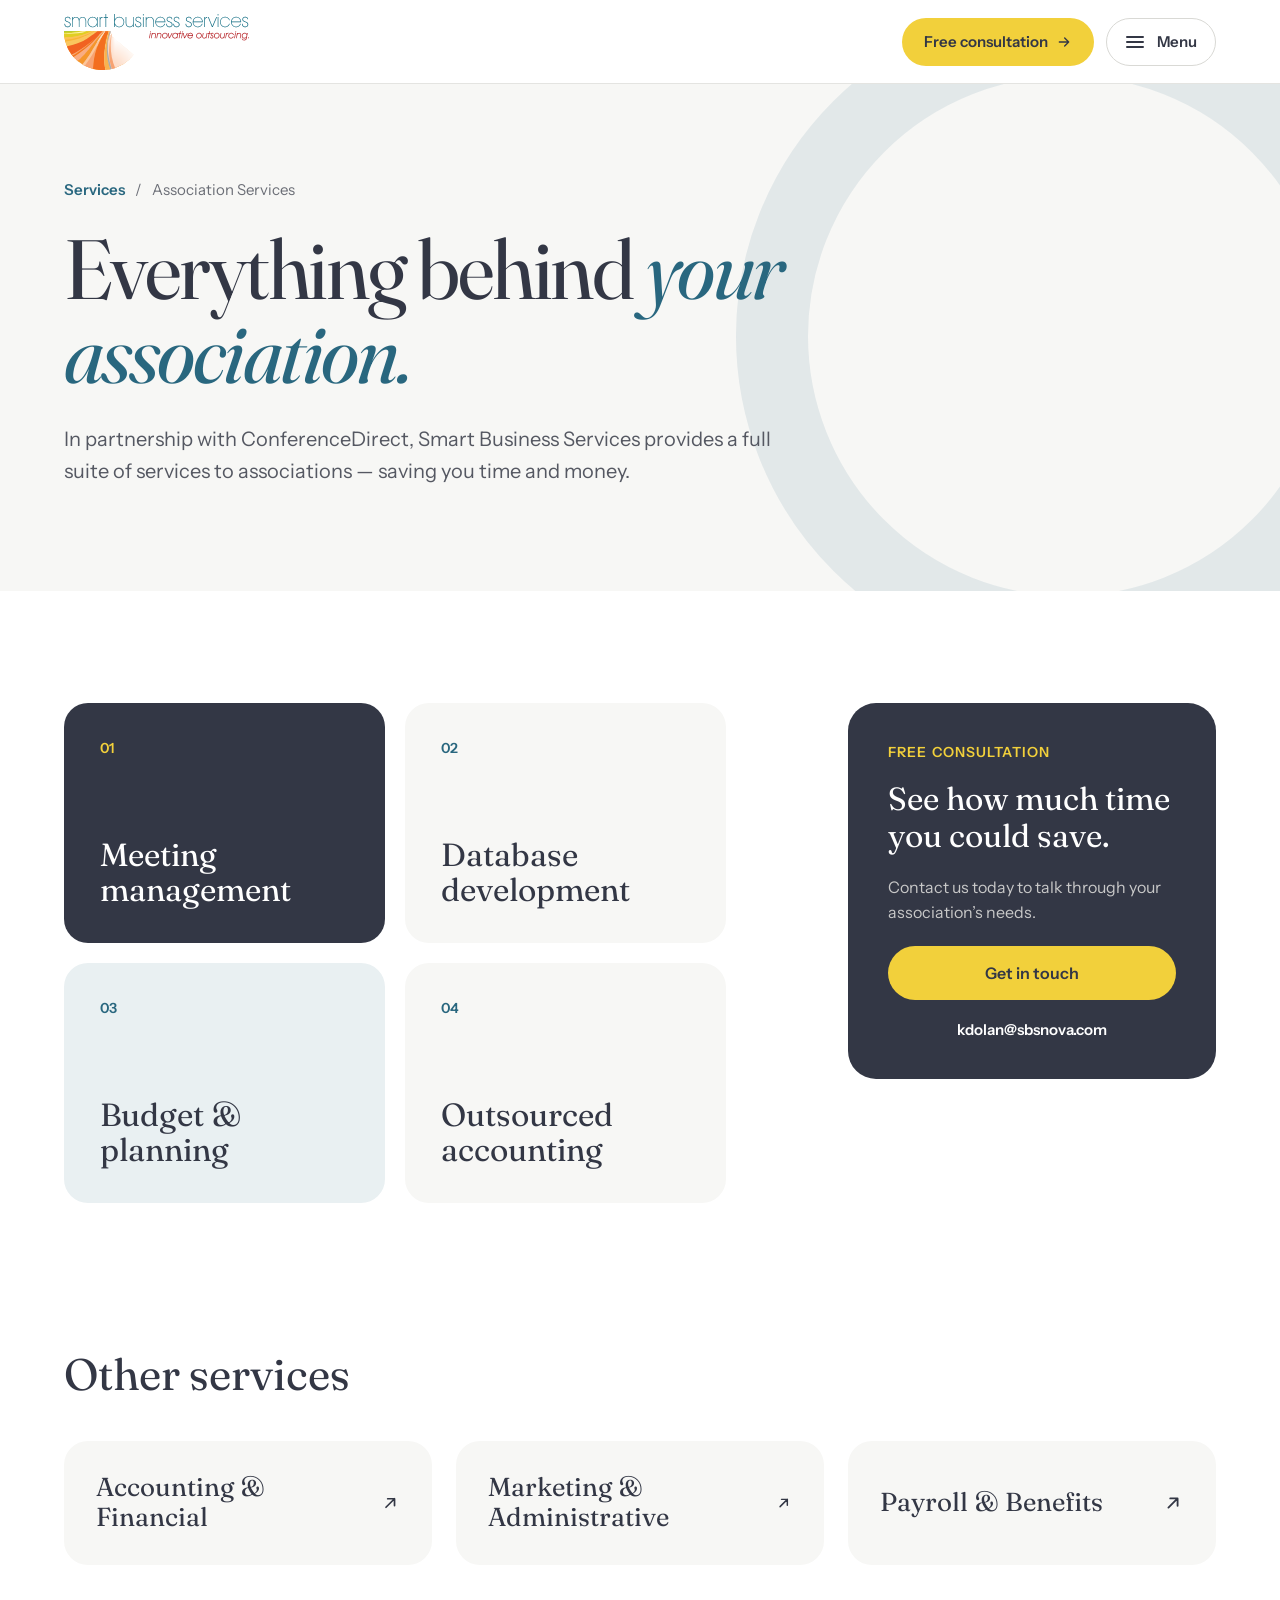
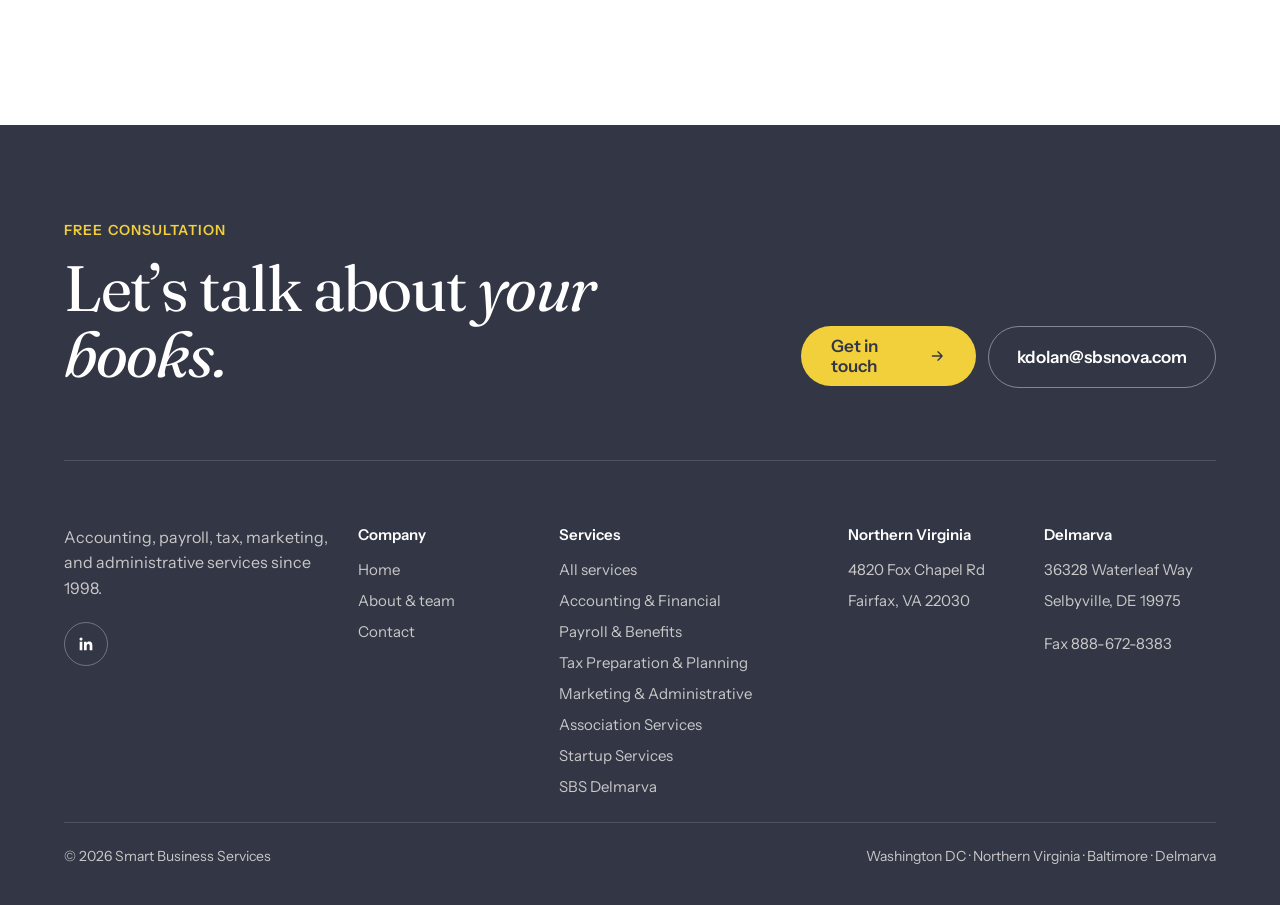
<file: association-services.html>
<!doctype html>
<html lang="en">
<head>
<meta charset="utf-8">
<meta name="viewport" content="width=device-width, initial-scale=1">
<title>SBS Nova — Association Services</title>
<meta name="description" content="Smart Business Services — innovative outsourcing. Accounting, payroll, tax, marketing, and administrative services since 1998.">
<link rel="icon" href="assets/sbs-logo.png">
<link rel="preconnect" href="https://fonts.googleapis.com">
<link rel="stylesheet" href="https://fonts.googleapis.com/css2?family=Fraunces:ital,opsz,wght@0,9..144,400;0,9..144,500;1,9..144,400;1,9..144,500&amp;family=Instrument+Sans:wght@400;500;600&amp;display=swap">
<style>
body{margin:0;background:#333745}
a{color:#29677F;text-decoration:none}a:hover{color:#1D4C5E}
.lift{transition:transform .35s cubic-bezier(.2,.7,.2,1),box-shadow .35s}
.lift:hover{transform:translateY(-6px);box-shadow:0 28px 48px -28px rgba(51,55,69,.4)}
@keyframes sbs-rise{from{opacity:0;translate:0 56px}to{opacity:1;translate:none}}
@keyframes sbs-drift{from{transform:translateY(var(--from,0px))}to{transform:translateY(var(--to,0px))}}
@supports (animation-timeline: view()){
.reveal{animation:sbs-rise linear both;animation-timeline:view();animation-range:entry 0% entry 60%}
.drift{animation:sbs-drift linear both;animation-timeline:view();animation-range:cover}
}
@media (prefers-reduced-motion: reduce){.reveal,.drift{animation:none!important}.lift:hover{transform:none}}
</style>
<link rel="stylesheet" href="assets/menu.css?v=2">
<link rel="stylesheet" href="assets/mobile.css?v=2">
<link rel="stylesheet" href="assets/buttons.css">
</head>
<body>
<div style="width: 100%; box-sizing: border-box; display: flex; flex-direction: column; background: #FFFFFF; font-family: 'Instrument Sans', system-ui, sans-serif; color: #333745">

<div style="position: sticky; top: 0; z-index: 50">


<div class="site-bar" style="width: 100%; height: 84px; box-sizing: border-box; display: flex; align-items: center; justify-content: space-between; padding: 0 64px; background: #FFFFFF; border-bottom: 1px solid #E4E4E1; font-family: 'Instrument Sans', system-ui, sans-serif; color: #333745">
<a href="index.html" style="display: flex; align-items: center"><img src="assets/sbs-logo.svg" alt="Smart Business Services — innovative outsourcing — home" style="width: 185px; height: 56px; display: block"></a>

<a class="site-cta" href="contact.html" style="display: flex; align-items: center; gap: 8px; height: 48px; padding: 0 22px; border-radius: 999px; background: #F2D03B; color: #333745; font-size: 15px; font-weight: 600; text-decoration: none">Free consultation
<svg width="16" height="16" viewBox="0 0 24 24" fill="none" stroke="currentColor" stroke-width="2" stroke-linecap="round" stroke-linejoin="round" aria-hidden="true"><path d="M5 12h14M13 6l6 6-6 6"></path></svg></a>
<button type="button" class="m-toggle" aria-expanded="false" aria-controls="site-menu" aria-label="Menu">
<svg class="m-open" width="24" height="24" viewBox="0 0 24 24" fill="none" stroke="currentColor" stroke-width="2" stroke-linecap="round" aria-hidden="true"><path d="M4 7h16M4 12h16M4 17h16"></path></svg>
<svg class="m-close" width="24" height="24" viewBox="0 0 24 24" fill="none" stroke="currentColor" stroke-width="2" stroke-linecap="round" aria-hidden="true"><path d="M6 6l12 12M18 6L6 18"></path></svg>
<span class="m-text">Menu</span>
</button>
</div>
<div id="site-menu" class="m-menu">
<nav aria-label="Main">
<div class="m-main">
<a href="index.html">Home</a>
<a href="about.html">About</a>
<div class="m-group">
<span class="m-label">Services</span>
<div class="m-sub">
<a href="services.html">All services</a>
<a href="accounting-financial-services.html">Accounting &amp; Financial</a>
<a href="payroll-benefits-management.html">Payroll &amp; Benefits</a>
<a href="tax-preparation-planning.html">Tax Preparation &amp; Planning</a>
<a href="marketing-administrative-services.html">Marketing &amp; Administrative</a>
<a href="association-services.html" aria-current="page">Association Services</a>
<a href="startup-services.html">Startup Services</a>
<a href="sbs-delmarva.html">SBS Delmarva</a>
</div>
</div>
<a href="contact.html">Contact</a>
</div>
<a class="m-cta" href="contact.html">Free consultation
<svg width="16" height="16" viewBox="0 0 24 24" fill="none" stroke="currentColor" stroke-width="2" stroke-linecap="round" stroke-linejoin="round" aria-hidden="true"><path d="M5 12h14M13 6l6 6-6 6"></path></svg></a>
<a class="m-social" href="https://www.linkedin.com/company/smart-business-services" target="_blank" rel="noopener"><span class="m-social-icon"><svg width="18" height="18" viewBox="0 0 24 24" fill="currentColor" aria-hidden="true"><path d="M20.45 20.45h-3.55v-5.57c0-1.33-.03-3.04-1.85-3.04-1.85 0-2.14 1.45-2.14 2.94v5.67H9.35V9h3.41v1.56h.05c.48-.9 1.64-1.85 3.37-1.85 3.6 0 4.27 2.37 4.27 5.46v6.28zM5.34 7.43a2.06 2.06 0 1 1 0-4.12 2.06 2.06 0 0 1 0 4.12zM7.12 20.45H3.56V9h3.56v11.45z"></path></svg></span>Follow us on LinkedIn</a>
<div class="m-contact">
<span class="m-label">Get in touch</span>
<a href="mailto:kdolan@sbsnova.com">kdolan@sbsnova.com</a>
<span>Fax 888-672-8383</span>
<span>Fairfax, VA · Selbyville, DE</span>
</div>
</nav>
</div>

</div>


<section style="position: relative; overflow: hidden; padding: 96px 64px 104px; display: grid; grid-template-columns: repeat(12, minmax(0, 1fr)); column-gap: 24px; background: #F7F7F5">
<div class="drift" aria-hidden="true" style="position: absolute; right: -120px; top: -80px; width: 520px; height: 520px; border-radius: 999px; border: 72px solid rgba(41,103,127,0.1); --from: -40px; --to: 180px"></div>
<div style="position: relative; grid-column: span 9; display: flex; flex-direction: column; gap: 28px">
<nav aria-label="Breadcrumb" style="display: flex; gap: 10px; font-size: 15px; color: #6B6E76"><a href="services.html" style="font-weight: 600">Services</a><span aria-hidden="true">/</span><span>Association Services</span></nav>
<h1 style="margin: 0; font-family: Fraunces, Georgia, serif; font-weight: 400; font-size: 84px; line-height: 1; letter-spacing: -0.03em">Everything behind <span style="font-style: italic; color: #29677F">your association.</span></h1>
<p style="margin: 0; max-width: 720px; font-size: 20px; line-height: 1.6; color: #555862">In partnership with ConferenceDirect, Smart Business Services provides a full suite of services to associations — saving you time and money.</p>
</div>
</section>


<section style="display: grid; grid-template-columns: repeat(12, minmax(0, 1fr)); column-gap: 24px; padding: 112px 64px 144px">
<div style="grid-column: span 7; display: grid; grid-template-columns: repeat(2, minmax(0, 1fr)); gap: 20px; align-content: start">

<div class="reveal" style="display: flex; flex-direction: column; gap: 12px; min-height: 240px; box-sizing: border-box; padding: 36px; border-radius: 24px; background: #333745; color: #FFFFFF">
<span style="font-size: 14px; font-weight: 600; color: #F2D03B">01</span>
<h3 style="margin: 0; margin-top: auto; font-family: Fraunces, Georgia, serif; font-weight: 400; font-size: 32px; line-height: 1.1">Meeting management</h3>
</div>

<div class="reveal" style="display: flex; flex-direction: column; gap: 12px; min-height: 240px; box-sizing: border-box; padding: 36px; border-radius: 24px; background: #F7F7F5; color: #333745">
<span style="font-size: 14px; font-weight: 600; color: #29677F">02</span>
<h3 style="margin: 0; margin-top: auto; font-family: Fraunces, Georgia, serif; font-weight: 400; font-size: 32px; line-height: 1.1">Database development</h3>
</div>

<div class="reveal" style="display: flex; flex-direction: column; gap: 12px; min-height: 240px; box-sizing: border-box; padding: 36px; border-radius: 24px; background: #E9F0F2; color: #333745">
<span style="font-size: 14px; font-weight: 600; color: #29677F">03</span>
<h3 style="margin: 0; margin-top: auto; font-family: Fraunces, Georgia, serif; font-weight: 400; font-size: 32px; line-height: 1.1">Budget &amp; planning</h3>
</div>

<div class="reveal" style="display: flex; flex-direction: column; gap: 12px; min-height: 240px; box-sizing: border-box; padding: 36px; border-radius: 24px; background: #F7F7F5; color: #333745">
<span style="font-size: 14px; font-weight: 600; color: #29677F">04</span>
<h3 style="margin: 0; margin-top: auto; font-family: Fraunces, Georgia, serif; font-weight: 400; font-size: 32px; line-height: 1.1">Outsourced accounting</h3>
</div>

</div>

<aside style="grid-column: 9 / span 4">
<div style="position: sticky; top: 120px; display: flex; flex-direction: column; gap: 20px; padding: 40px; border-radius: 28px; background: #333745; color: #FFFFFF">
<span style="font-size: 14px; font-weight: 600; letter-spacing: 0.08em; text-transform: uppercase; color: #F2D03B">Free consultation</span>
<h2 style="margin: 0; font-family: Fraunces, Georgia, serif; font-weight: 400; font-size: 32px; line-height: 1.15">See how much time you could save.</h2>
<p style="margin: 0; font-size: 16px; line-height: 1.6; color: #C8C8C8">Contact us today to talk through your association’s needs.</p>
<a href="contact.html" style="display: flex; align-items: center; justify-content: center; height: 54px; border-radius: 999px; background: #F2D03B; color: #333745; font-size: 16px; font-weight: 600">Get in touch</a>
<a href="mailto:kdolan@sbsnova.com" style="text-align: center; font-size: 15px; font-weight: 600; color: #FFFFFF">kdolan@sbsnova.com</a>
</div>
</aside>
</section>


<section style="display: flex; flex-direction: column; gap: 40px; padding: 0 64px 160px">
<h2 style="margin: 0; font-family: Fraunces, Georgia, serif; font-weight: 400; font-size: 44px">Other services</h2>
<div style="display: grid; grid-template-columns: repeat(3, minmax(0, 1fr)); gap: 24px">

<a class="lift reveal" href="accounting-financial-services.html" style="display: flex; justify-content: space-between; align-items: center; gap: 16px; padding: 32px; border-radius: 24px; background: #F7F7F5; color: #333745">
<span style="font-family: Fraunces, Georgia, serif; font-size: 26px; line-height: 1.15">Accounting &amp; Financial</span>
<svg width="22" height="22" viewBox="0 0 24 24" fill="none" stroke="currentColor" stroke-width="2" stroke-linecap="round" stroke-linejoin="round" aria-hidden="true"><path d="M7 17L17 7M9 7h8v8"></path></svg>
</a>

<a class="lift reveal" href="marketing-administrative-services.html" style="display: flex; justify-content: space-between; align-items: center; gap: 16px; padding: 32px; border-radius: 24px; background: #F7F7F5; color: #333745">
<span style="font-family: Fraunces, Georgia, serif; font-size: 26px; line-height: 1.15">Marketing &amp; Administrative</span>
<svg width="22" height="22" viewBox="0 0 24 24" fill="none" stroke="currentColor" stroke-width="2" stroke-linecap="round" stroke-linejoin="round" aria-hidden="true"><path d="M7 17L17 7M9 7h8v8"></path></svg>
</a>

<a class="lift reveal" href="payroll-benefits-management.html" style="display: flex; justify-content: space-between; align-items: center; gap: 16px; padding: 32px; border-radius: 24px; background: #F7F7F5; color: #333745">
<span style="font-family: Fraunces, Georgia, serif; font-size: 26px; line-height: 1.15">Payroll &amp; Benefits</span>
<svg width="22" height="22" viewBox="0 0 24 24" fill="none" stroke="currentColor" stroke-width="2" stroke-linecap="round" stroke-linejoin="round" aria-hidden="true"><path d="M7 17L17 7M9 7h8v8"></path></svg>
</a>

</div>
</section>



<footer style="width: 100%; height: 780px; box-sizing: border-box; display: flex; flex-direction: column; padding: 96px 64px 40px; background: #333745; color: #FFFFFF; font-family: 'Instrument Sans', system-ui, sans-serif">
<div style="display: flex; justify-content: space-between; align-items: flex-end; gap: 48px; padding-bottom: 72px; border-bottom: 1px solid rgba(255,255,255,0.14)">
<div style="display: flex; flex-direction: column; gap: 16px">
<span style="font-size: 14px; font-weight: 600; letter-spacing: 0.08em; text-transform: uppercase; color: #F2D03B">Free consultation</span>
<h2 style="margin: 0; font-family: Fraunces, Georgia, serif; font-weight: 400; font-size: 64px; line-height: 1.04; letter-spacing: -0.02em">Let’s talk about <span style="font-style: italic">your books.</span></h2>
</div>
<div style="display: flex; gap: 12px">
<a href="contact.html" style="display: flex; align-items: center; gap: 10px; height: 60px; padding: 0 30px; border-radius: 999px; background: #F2D03B; color: #333745; font-size: 17px; font-weight: 600; text-decoration: none">Get in touch
<svg width="18" height="18" viewBox="0 0 24 24" fill="none" stroke="currentColor" stroke-width="2" stroke-linecap="round" stroke-linejoin="round" aria-hidden="true"><path d="M5 12h14M13 6l6 6-6 6"></path></svg></a>
<a href="mailto:kdolan@sbsnova.com" style="display: flex; align-items: center; height: 60px; padding: 0 28px; border-radius: 999px; border: 1px solid rgba(255,255,255,0.4); color: #FFFFFF; font-size: 17px; font-weight: 600; text-decoration: none">kdolan@sbsnova.com</a>
</div>
</div>
<div style="display: grid; grid-template-columns: repeat(12, minmax(0, 1fr)); column-gap: 24px; padding-top: 64px; flex-grow: 1">
<div style="grid-column: span 3; display: flex; flex-direction: column; gap: 20px">
<p style="margin: 0; max-width: 320px; font-size: 16px; line-height: 1.6; color: #C8C8C8">Accounting, payroll, tax, marketing, and administrative services since 1998.</p>
<div style="display: flex; gap: 10px">
<a href="https://www.linkedin.com/company/smart-business-services" target="_blank" rel="noopener" aria-label="Smart Business Services on LinkedIn" style="width: 44px; height: 44px; box-sizing: border-box; border-radius: 999px; border: 1px solid rgba(255,255,255,0.3); color: #FFFFFF; display: flex; align-items: center; justify-content: center; text-decoration: none"><svg width="18" height="18" viewBox="0 0 24 24" fill="currentColor" aria-hidden="true"><path d="M20.45 20.45h-3.55v-5.57c0-1.33-.03-3.04-1.85-3.04-1.85 0-2.14 1.45-2.14 2.94v5.67H9.35V9h3.41v1.56h.05c.48-.9 1.64-1.85 3.37-1.85 3.6 0 4.27 2.37 4.27 5.46v6.28zM5.34 7.43a2.06 2.06 0 1 1 0-4.12 2.06 2.06 0 0 1 0 4.12zM7.12 20.45H3.56V9h3.56v11.45z"></path></svg></a>
</div>
</div>
<nav aria-label="Footer" style="grid-column: 4 / span 5; display: grid; grid-template-columns: minmax(0, 2fr) minmax(0, 3fr); column-gap: 24px; align-items: start; font-size: 15px">
<div style="display: flex; flex-direction: column; gap: 12px">
<span style="font-weight: 600; margin-bottom: 4px">Company</span>
<a href="index.html" style="color: #C8C8C8; text-decoration: none">Home</a>
<a href="about.html" style="color: #C8C8C8; text-decoration: none">About &amp; team</a>
<a href="contact.html" style="color: #C8C8C8; text-decoration: none">Contact</a>
</div>
<div style="display: flex; flex-direction: column; gap: 12px">
<span style="font-weight: 600; margin-bottom: 4px">Services</span>
<a href="services.html" style="color: #C8C8C8; text-decoration: none">All services</a>
<a href="accounting-financial-services.html" style="color: #C8C8C8; text-decoration: none">Accounting &amp; Financial</a>
<a href="payroll-benefits-management.html" style="color: #C8C8C8; text-decoration: none">Payroll &amp; Benefits</a>
<a href="tax-preparation-planning.html" style="color: #C8C8C8; text-decoration: none">Tax Preparation &amp; Planning</a>
<a href="marketing-administrative-services.html" style="color: #C8C8C8; text-decoration: none">Marketing &amp; Administrative</a>
<a href="association-services.html" style="color: #C8C8C8; text-decoration: none">Association Services</a>
<a href="startup-services.html" style="color: #C8C8C8; text-decoration: none">Startup Services</a>
<a href="sbs-delmarva.html" style="color: #C8C8C8; text-decoration: none">SBS Delmarva</a>
</div>
</nav>
<div style="grid-column: 9 / span 2; display: flex; flex-direction: column; gap: 12px; font-size: 15px">
<span style="font-weight: 600; margin-bottom: 4px">Northern Virginia</span>
<span style="color: #C8C8C8">4820 Fox Chapel Rd</span>
<span style="color: #C8C8C8">Fairfax, VA 22030</span>
</div>
<div style="grid-column: 11 / span 2; display: flex; flex-direction: column; gap: 12px; font-size: 15px">
<span style="font-weight: 600; margin-bottom: 4px">Delmarva</span>
<span style="color: #C8C8C8">36328 Waterleaf Way</span>
<span style="color: #C8C8C8">Selbyville, DE 19975</span>
<span style="color: #C8C8C8; margin-top: 12px">Fax 888-672-8383</span>
</div>
</div>
<div style="display: flex; justify-content: space-between; padding-top: 24px; border-top: 1px solid rgba(255,255,255,0.14); font-size: 14px; color: #C8C8C8">
<span>© 2026 Smart Business Services</span>
<span>Washington DC · Northern Virginia · Baltimore · Delmarva</span>
</div>
</footer>

</div>
<script>
(function () {
  var btn = document.querySelector('.m-toggle');
  var menu = document.getElementById('site-menu');
  if (!btn || !menu) return;
  var label = btn.querySelector('.m-text');
  function set(open) {
    menu.classList.toggle('is-open', open);
    btn.setAttribute('aria-expanded', open ? 'true' : 'false');
    btn.setAttribute('aria-label', open ? 'Close menu' : 'Menu');
    label.textContent = open ? 'Close' : 'Menu';
  }
  btn.addEventListener('click', function (e) { e.stopPropagation(); set(!menu.classList.contains('is-open')); });
  document.addEventListener('click', function (e) {
    if (menu.classList.contains('is-open') && !menu.contains(e.target)) set(false);
  });
  document.addEventListener('keydown', function (e) {
    if (e.key === 'Escape' && menu.classList.contains('is-open')) { set(false); btn.focus(); }
  });
})();
</script>

</body>
</html>
</file>
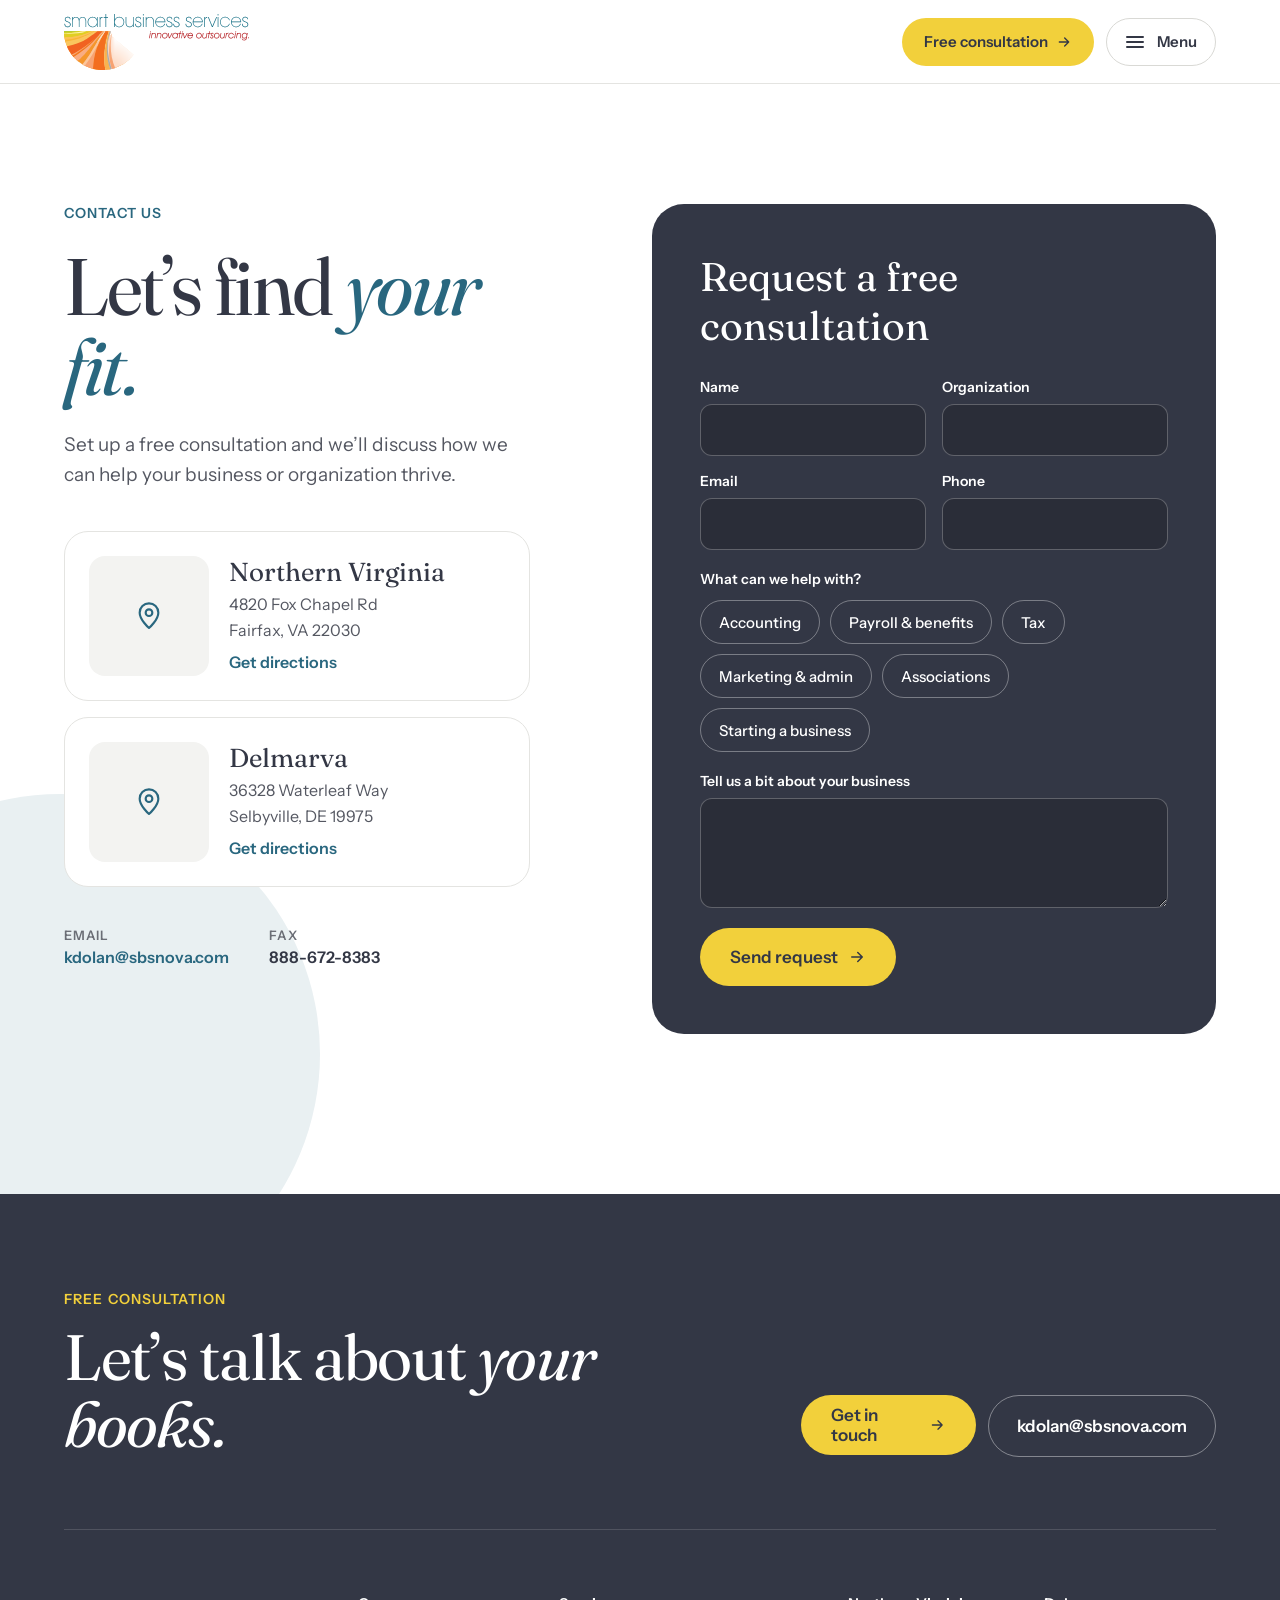
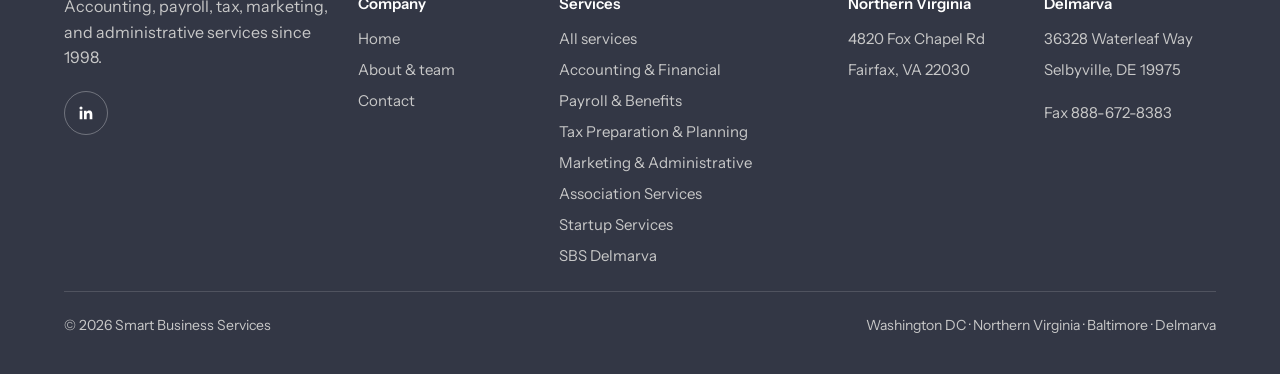
<file: contact.html>
<!doctype html>
<html lang="en">
<head>
<meta charset="utf-8">
<meta name="viewport" content="width=device-width, initial-scale=1">
<title>SBS Nova — Contact</title>
<meta name="description" content="Smart Business Services — innovative outsourcing. Accounting, payroll, tax, marketing, and administrative services since 1998.">
<link rel="icon" href="assets/sbs-logo.png">
<link rel="preconnect" href="https://fonts.googleapis.com">
<link rel="stylesheet" href="https://fonts.googleapis.com/css2?family=Fraunces:ital,opsz,wght@0,9..144,400;0,9..144,500;1,9..144,400;1,9..144,500&amp;family=Instrument+Sans:wght@400;500;600&amp;display=swap">
<style>
body{margin:0;background:#333745}
a{color:#29677F;text-decoration:none}a:hover{color:#1D4C5E}
input,textarea,select{font:inherit}
input:focus,textarea:focus,select:focus{outline:2px solid #29677F;outline-offset:1px}
@keyframes sbs-rise{from{opacity:0;translate:0 56px}to{opacity:1;translate:none}}
@keyframes sbs-drift{from{transform:translateY(var(--from,0px))}to{transform:translateY(var(--to,0px))}}
@supports (animation-timeline: view()){
.reveal{animation:sbs-rise linear both;animation-timeline:view();animation-range:entry 0% entry 60%}
.drift{animation:sbs-drift linear both;animation-timeline:view();animation-range:cover}
}
@media (prefers-reduced-motion: reduce){.reveal,.drift{animation:none!important}}
</style>
<link rel="stylesheet" href="assets/menu.css?v=2">
<link rel="stylesheet" href="assets/mobile.css?v=2">
<link rel="stylesheet" href="assets/buttons.css">
</head>
<body>
<div style="width: 100%; box-sizing: border-box; display: flex; flex-direction: column; background: #FFFFFF; font-family: 'Instrument Sans', system-ui, sans-serif; color: #333745">

<div style="position: sticky; top: 0; z-index: 50">


<div class="site-bar" style="width: 100%; height: 84px; box-sizing: border-box; display: flex; align-items: center; justify-content: space-between; padding: 0 64px; background: #FFFFFF; border-bottom: 1px solid #E4E4E1; font-family: 'Instrument Sans', system-ui, sans-serif; color: #333745">
<a href="index.html" style="display: flex; align-items: center"><img src="assets/sbs-logo.svg" alt="Smart Business Services — innovative outsourcing — home" style="width: 185px; height: 56px; display: block"></a>

<a class="site-cta" href="contact.html" style="display: flex; align-items: center; gap: 8px; height: 48px; padding: 0 22px; border-radius: 999px; background: #F2D03B; color: #333745; font-size: 15px; font-weight: 600; text-decoration: none">Free consultation
<svg width="16" height="16" viewBox="0 0 24 24" fill="none" stroke="currentColor" stroke-width="2" stroke-linecap="round" stroke-linejoin="round" aria-hidden="true"><path d="M5 12h14M13 6l6 6-6 6"></path></svg></a>
<button type="button" class="m-toggle" aria-expanded="false" aria-controls="site-menu" aria-label="Menu">
<svg class="m-open" width="24" height="24" viewBox="0 0 24 24" fill="none" stroke="currentColor" stroke-width="2" stroke-linecap="round" aria-hidden="true"><path d="M4 7h16M4 12h16M4 17h16"></path></svg>
<svg class="m-close" width="24" height="24" viewBox="0 0 24 24" fill="none" stroke="currentColor" stroke-width="2" stroke-linecap="round" aria-hidden="true"><path d="M6 6l12 12M18 6L6 18"></path></svg>
<span class="m-text">Menu</span>
</button>
</div>
<div id="site-menu" class="m-menu">
<nav aria-label="Main">
<div class="m-main">
<a href="index.html">Home</a>
<a href="about.html">About</a>
<div class="m-group">
<span class="m-label">Services</span>
<div class="m-sub">
<a href="services.html">All services</a>
<a href="accounting-financial-services.html">Accounting &amp; Financial</a>
<a href="payroll-benefits-management.html">Payroll &amp; Benefits</a>
<a href="tax-preparation-planning.html">Tax Preparation &amp; Planning</a>
<a href="marketing-administrative-services.html">Marketing &amp; Administrative</a>
<a href="association-services.html">Association Services</a>
<a href="startup-services.html">Startup Services</a>
<a href="sbs-delmarva.html">SBS Delmarva</a>
</div>
</div>
<a href="contact.html" aria-current="page">Contact</a>
</div>
<a class="m-cta" href="contact.html">Free consultation
<svg width="16" height="16" viewBox="0 0 24 24" fill="none" stroke="currentColor" stroke-width="2" stroke-linecap="round" stroke-linejoin="round" aria-hidden="true"><path d="M5 12h14M13 6l6 6-6 6"></path></svg></a>
<a class="m-social" href="https://www.linkedin.com/company/smart-business-services" target="_blank" rel="noopener"><span class="m-social-icon"><svg width="18" height="18" viewBox="0 0 24 24" fill="currentColor" aria-hidden="true"><path d="M20.45 20.45h-3.55v-5.57c0-1.33-.03-3.04-1.85-3.04-1.85 0-2.14 1.45-2.14 2.94v5.67H9.35V9h3.41v1.56h.05c.48-.9 1.64-1.85 3.37-1.85 3.6 0 4.27 2.37 4.27 5.46v6.28zM5.34 7.43a2.06 2.06 0 1 1 0-4.12 2.06 2.06 0 0 1 0 4.12zM7.12 20.45H3.56V9h3.56v11.45z"></path></svg></span>Follow us on LinkedIn</a>
<div class="m-contact">
<span class="m-label">Get in touch</span>
<a href="mailto:kdolan@sbsnova.com">kdolan@sbsnova.com</a>
<span>Fax 888-672-8383</span>
<span>Fairfax, VA · Selbyville, DE</span>
</div>
</nav>
</div>

</div>

<section style="position: relative; overflow: hidden; display: grid; grid-template-columns: repeat(12, minmax(0, 1fr)); column-gap: 24px; padding: 120px 64px 160px">
<div class="drift" aria-hidden="true" style="position: absolute; left: -200px; bottom: -120px; width: 520px; height: 520px; border-radius: 999px; background: #E9F0F2; --from: -60px; --to: 140px"></div>

<div style="position: relative; grid-column: span 5; display: flex; flex-direction: column; gap: 40px">
<div style="display: flex; flex-direction: column; gap: 24px">
<span style="font-size: 14px; font-weight: 600; letter-spacing: 0.08em; text-transform: uppercase; color: #29677F">Contact us</span>
<h1 style="margin: 0; font-family: Fraunces, Georgia, serif; font-weight: 400; font-size: 80px; line-height: 1; letter-spacing: -0.03em">Let’s find <span style="font-style: italic; color: #29677F">your fit.</span></h1>
<p style="margin: 0; font-size: 19px; line-height: 1.6; color: #555862">Set up a free consultation and we’ll discuss how we can help your business or organization thrive.</p>
</div>
<div style="display: flex; flex-direction: column; gap: 16px">

<div class="reveal" style="display: flex; gap: 20px; padding: 24px; border-radius: 24px; background: #FFFFFF; border: 1px solid #E4E4E1">
<div style="width: 120px; height: 120px; flex-shrink: 0; border-radius: 16px; background: #F3F3F1; display: flex; align-items: center; justify-content: center; color: #29677F">
<svg width="32" height="32" viewBox="0 0 24 24" fill="none" stroke="currentColor" stroke-width="1.6" stroke-linecap="round" stroke-linejoin="round" aria-hidden="true"><path d="M12 21s-7-6.2-7-11.5A7 7 0 0 1 19 9.5C19 14.8 12 21 12 21z"></path><circle cx="12" cy="9.5" r="2.5"></circle></svg>
</div>
<div style="display: flex; flex-direction: column; gap: 6px; font-size: 16px">
<span style="font-family: Fraunces, Georgia, serif; font-size: 26px">Northern Virginia</span>
<span style="color: #555862">4820 Fox Chapel Rd</span>
<span style="color: #555862">Fairfax, VA 22030</span>
<a href="https://maps.google.com/?q=4820+Fox+Chapel+Rd+Fairfax+VA+22030" style="font-weight: 600; margin-top: 6px">Get directions</a>
</div>
</div>

<div class="reveal" style="display: flex; gap: 20px; padding: 24px; border-radius: 24px; background: #FFFFFF; border: 1px solid #E4E4E1">
<div style="width: 120px; height: 120px; flex-shrink: 0; border-radius: 16px; background: #F3F3F1; display: flex; align-items: center; justify-content: center; color: #29677F">
<svg width="32" height="32" viewBox="0 0 24 24" fill="none" stroke="currentColor" stroke-width="1.6" stroke-linecap="round" stroke-linejoin="round" aria-hidden="true"><path d="M12 21s-7-6.2-7-11.5A7 7 0 0 1 19 9.5C19 14.8 12 21 12 21z"></path><circle cx="12" cy="9.5" r="2.5"></circle></svg>
</div>
<div style="display: flex; flex-direction: column; gap: 6px; font-size: 16px">
<span style="font-family: Fraunces, Georgia, serif; font-size: 26px">Delmarva</span>
<span style="color: #555862">36328 Waterleaf Way</span>
<span style="color: #555862">Selbyville, DE 19975</span>
<a href="https://maps.google.com/?q=36328+Waterleaf+Way+Selbyville+DE+19975" style="font-weight: 600; margin-top: 6px">Get directions</a>
</div>
</div>

</div>
<div style="display: flex; gap: 40px; font-size: 16px">
<div style="display: flex; flex-direction: column; gap: 4px"><span style="font-size: 13px; font-weight: 600; letter-spacing: 0.06em; text-transform: uppercase; color: #6B6E76">Email</span><a href="mailto:kdolan@sbsnova.com" style="font-weight: 600">kdolan@sbsnova.com</a></div>
<div style="display: flex; flex-direction: column; gap: 4px"><span style="font-size: 13px; font-weight: 600; letter-spacing: 0.06em; text-transform: uppercase; color: #6B6E76">Fax</span><span style="font-weight: 600">888-672-8383</span></div>
</div>
</div>

<form class="reveal" style="position: relative; grid-column: 7 / span 6; display: flex; flex-direction: column; gap: 20px; padding: 48px; border-radius: 32px; background: #333745; color: #FFFFFF">
<h2 style="margin: 0 0 8px; font-family: Fraunces, Georgia, serif; font-weight: 400; font-size: 40px">Request a free consultation</h2>
<div style="display: grid; grid-template-columns: repeat(2, minmax(0, 1fr)); gap: 16px">
<label style="display: flex; flex-direction: column; gap: 8px; font-size: 14px; font-weight: 600">Name<input type="text" name="name" style="height: 52px; box-sizing: border-box; padding: 0 16px; border-radius: 12px; border: 1px solid rgba(255,255,255,0.25); background: #2A2D38; color: #FFFFFF; font-size: 16px"></label>
<label style="display: flex; flex-direction: column; gap: 8px; font-size: 14px; font-weight: 600">Organization<input type="text" name="org" style="height: 52px; box-sizing: border-box; padding: 0 16px; border-radius: 12px; border: 1px solid rgba(255,255,255,0.25); background: #2A2D38; color: #FFFFFF; font-size: 16px"></label>
<label style="display: flex; flex-direction: column; gap: 8px; font-size: 14px; font-weight: 600">Email<input type="email" name="email" style="height: 52px; box-sizing: border-box; padding: 0 16px; border-radius: 12px; border: 1px solid rgba(255,255,255,0.25); background: #2A2D38; color: #FFFFFF; font-size: 16px"></label>
<label style="display: flex; flex-direction: column; gap: 8px; font-size: 14px; font-weight: 600">Phone<input type="tel" name="phone" style="height: 52px; box-sizing: border-box; padding: 0 16px; border-radius: 12px; border: 1px solid rgba(255,255,255,0.25); background: #2A2D38; color: #FFFFFF; font-size: 16px"></label>
</div>
<fieldset style="margin: 0; padding: 0; border: 0; display: flex; flex-direction: column; gap: 12px">
<legend style="padding: 0; margin-bottom: 12px; font-size: 14px; font-weight: 600">What can we help with?</legend>
<div style="display: flex; flex-wrap: wrap; gap: 10px">

<button type="button" aria-pressed="false" style="height: 44px; padding: 0 18px; border-radius: 999px; border: 1px solid rgba(255,255,255,0.35); background: transparent; color: #FFFFFF; font-size: 15px; font-weight: 500; cursor: pointer">Accounting</button>

<button type="button" aria-pressed="false" style="height: 44px; padding: 0 18px; border-radius: 999px; border: 1px solid rgba(255,255,255,0.35); background: transparent; color: #FFFFFF; font-size: 15px; font-weight: 500; cursor: pointer">Payroll &amp; benefits</button>

<button type="button" aria-pressed="false" style="height: 44px; padding: 0 18px; border-radius: 999px; border: 1px solid rgba(255,255,255,0.35); background: transparent; color: #FFFFFF; font-size: 15px; font-weight: 500; cursor: pointer">Tax</button>

<button type="button" aria-pressed="false" style="height: 44px; padding: 0 18px; border-radius: 999px; border: 1px solid rgba(255,255,255,0.35); background: transparent; color: #FFFFFF; font-size: 15px; font-weight: 500; cursor: pointer">Marketing &amp; admin</button>

<button type="button" aria-pressed="false" style="height: 44px; padding: 0 18px; border-radius: 999px; border: 1px solid rgba(255,255,255,0.35); background: transparent; color: #FFFFFF; font-size: 15px; font-weight: 500; cursor: pointer">Associations</button>

<button type="button" aria-pressed="false" style="height: 44px; padding: 0 18px; border-radius: 999px; border: 1px solid rgba(255,255,255,0.35); background: transparent; color: #FFFFFF; font-size: 15px; font-weight: 500; cursor: pointer">Starting a business</button>

</div>
</fieldset>
<label style="display: flex; flex-direction: column; gap: 8px; font-size: 14px; font-weight: 600">Tell us a bit about your business<textarea name="message" rows="4" style="box-sizing: border-box; padding: 14px 16px; border-radius: 12px; border: 1px solid rgba(255,255,255,0.25); background: #2A2D38; color: #FFFFFF; font-size: 16px; resize: vertical"></textarea></label>
<button type="button" style="display: flex; align-self: flex-start; align-items: center; gap: 10px; height: 58px; padding: 0 30px; border: 0; border-radius: 999px; background: #F2D03B; color: #333745; font-size: 17px; font-weight: 600; cursor: pointer">Send request
<svg width="18" height="18" viewBox="0 0 24 24" fill="none" stroke="currentColor" stroke-width="2" stroke-linecap="round" stroke-linejoin="round" aria-hidden="true"><path d="M5 12h14M13 6l6 6-6 6"></path></svg></button>
</form>
</section>



<footer style="width: 100%; height: 780px; box-sizing: border-box; display: flex; flex-direction: column; padding: 96px 64px 40px; background: #333745; color: #FFFFFF; font-family: 'Instrument Sans', system-ui, sans-serif">
<div style="display: flex; justify-content: space-between; align-items: flex-end; gap: 48px; padding-bottom: 72px; border-bottom: 1px solid rgba(255,255,255,0.14)">
<div style="display: flex; flex-direction: column; gap: 16px">
<span style="font-size: 14px; font-weight: 600; letter-spacing: 0.08em; text-transform: uppercase; color: #F2D03B">Free consultation</span>
<h2 style="margin: 0; font-family: Fraunces, Georgia, serif; font-weight: 400; font-size: 64px; line-height: 1.04; letter-spacing: -0.02em">Let’s talk about <span style="font-style: italic">your books.</span></h2>
</div>
<div style="display: flex; gap: 12px">
<a href="contact.html" style="display: flex; align-items: center; gap: 10px; height: 60px; padding: 0 30px; border-radius: 999px; background: #F2D03B; color: #333745; font-size: 17px; font-weight: 600; text-decoration: none">Get in touch
<svg width="18" height="18" viewBox="0 0 24 24" fill="none" stroke="currentColor" stroke-width="2" stroke-linecap="round" stroke-linejoin="round" aria-hidden="true"><path d="M5 12h14M13 6l6 6-6 6"></path></svg></a>
<a href="mailto:kdolan@sbsnova.com" style="display: flex; align-items: center; height: 60px; padding: 0 28px; border-radius: 999px; border: 1px solid rgba(255,255,255,0.4); color: #FFFFFF; font-size: 17px; font-weight: 600; text-decoration: none">kdolan@sbsnova.com</a>
</div>
</div>
<div style="display: grid; grid-template-columns: repeat(12, minmax(0, 1fr)); column-gap: 24px; padding-top: 64px; flex-grow: 1">
<div style="grid-column: span 3; display: flex; flex-direction: column; gap: 20px">
<p style="margin: 0; max-width: 320px; font-size: 16px; line-height: 1.6; color: #C8C8C8">Accounting, payroll, tax, marketing, and administrative services since 1998.</p>
<div style="display: flex; gap: 10px">
<a href="https://www.linkedin.com/company/smart-business-services" target="_blank" rel="noopener" aria-label="Smart Business Services on LinkedIn" style="width: 44px; height: 44px; box-sizing: border-box; border-radius: 999px; border: 1px solid rgba(255,255,255,0.3); color: #FFFFFF; display: flex; align-items: center; justify-content: center; text-decoration: none"><svg width="18" height="18" viewBox="0 0 24 24" fill="currentColor" aria-hidden="true"><path d="M20.45 20.45h-3.55v-5.57c0-1.33-.03-3.04-1.85-3.04-1.85 0-2.14 1.45-2.14 2.94v5.67H9.35V9h3.41v1.56h.05c.48-.9 1.64-1.85 3.37-1.85 3.6 0 4.27 2.37 4.27 5.46v6.28zM5.34 7.43a2.06 2.06 0 1 1 0-4.12 2.06 2.06 0 0 1 0 4.12zM7.12 20.45H3.56V9h3.56v11.45z"></path></svg></a>
</div>
</div>
<nav aria-label="Footer" style="grid-column: 4 / span 5; display: grid; grid-template-columns: minmax(0, 2fr) minmax(0, 3fr); column-gap: 24px; align-items: start; font-size: 15px">
<div style="display: flex; flex-direction: column; gap: 12px">
<span style="font-weight: 600; margin-bottom: 4px">Company</span>
<a href="index.html" style="color: #C8C8C8; text-decoration: none">Home</a>
<a href="about.html" style="color: #C8C8C8; text-decoration: none">About &amp; team</a>
<a href="contact.html" style="color: #C8C8C8; text-decoration: none">Contact</a>
</div>
<div style="display: flex; flex-direction: column; gap: 12px">
<span style="font-weight: 600; margin-bottom: 4px">Services</span>
<a href="services.html" style="color: #C8C8C8; text-decoration: none">All services</a>
<a href="accounting-financial-services.html" style="color: #C8C8C8; text-decoration: none">Accounting &amp; Financial</a>
<a href="payroll-benefits-management.html" style="color: #C8C8C8; text-decoration: none">Payroll &amp; Benefits</a>
<a href="tax-preparation-planning.html" style="color: #C8C8C8; text-decoration: none">Tax Preparation &amp; Planning</a>
<a href="marketing-administrative-services.html" style="color: #C8C8C8; text-decoration: none">Marketing &amp; Administrative</a>
<a href="association-services.html" style="color: #C8C8C8; text-decoration: none">Association Services</a>
<a href="startup-services.html" style="color: #C8C8C8; text-decoration: none">Startup Services</a>
<a href="sbs-delmarva.html" style="color: #C8C8C8; text-decoration: none">SBS Delmarva</a>
</div>
</nav>
<div style="grid-column: 9 / span 2; display: flex; flex-direction: column; gap: 12px; font-size: 15px">
<span style="font-weight: 600; margin-bottom: 4px">Northern Virginia</span>
<span style="color: #C8C8C8">4820 Fox Chapel Rd</span>
<span style="color: #C8C8C8">Fairfax, VA 22030</span>
</div>
<div style="grid-column: 11 / span 2; display: flex; flex-direction: column; gap: 12px; font-size: 15px">
<span style="font-weight: 600; margin-bottom: 4px">Delmarva</span>
<span style="color: #C8C8C8">36328 Waterleaf Way</span>
<span style="color: #C8C8C8">Selbyville, DE 19975</span>
<span style="color: #C8C8C8; margin-top: 12px">Fax 888-672-8383</span>
</div>
</div>
<div style="display: flex; justify-content: space-between; padding-top: 24px; border-top: 1px solid rgba(255,255,255,0.14); font-size: 14px; color: #C8C8C8">
<span>© 2026 Smart Business Services</span>
<span>Washington DC · Northern Virginia · Baltimore · Delmarva</span>
</div>
</footer>

</div>
<script>
document.querySelectorAll('form button[aria-pressed]').forEach(function (b) {
  b.addEventListener('click', function () {
    var on = b.getAttribute('aria-pressed') !== 'true';
    b.setAttribute('aria-pressed', on ? 'true' : 'false');
    b.style.background = on ? '#F2D03B' : 'transparent';
    b.style.color = on ? '#333745' : '#FFFFFF';
    b.style.borderColor = on ? '#F2D03B' : 'rgba(255,255,255,0.35)';
  });
});
</script>
<script>
(function () {
  var btn = document.querySelector('.m-toggle');
  var menu = document.getElementById('site-menu');
  if (!btn || !menu) return;
  var label = btn.querySelector('.m-text');
  function set(open) {
    menu.classList.toggle('is-open', open);
    btn.setAttribute('aria-expanded', open ? 'true' : 'false');
    btn.setAttribute('aria-label', open ? 'Close menu' : 'Menu');
    label.textContent = open ? 'Close' : 'Menu';
  }
  btn.addEventListener('click', function (e) { e.stopPropagation(); set(!menu.classList.contains('is-open')); });
  document.addEventListener('click', function (e) {
    if (menu.classList.contains('is-open') && !menu.contains(e.target)) set(false);
  });
  document.addEventListener('keydown', function (e) {
    if (e.key === 'Escape' && menu.classList.contains('is-open')) { set(false); btn.focus(); }
  });
})();
</script>

</body>
</html>
</file>
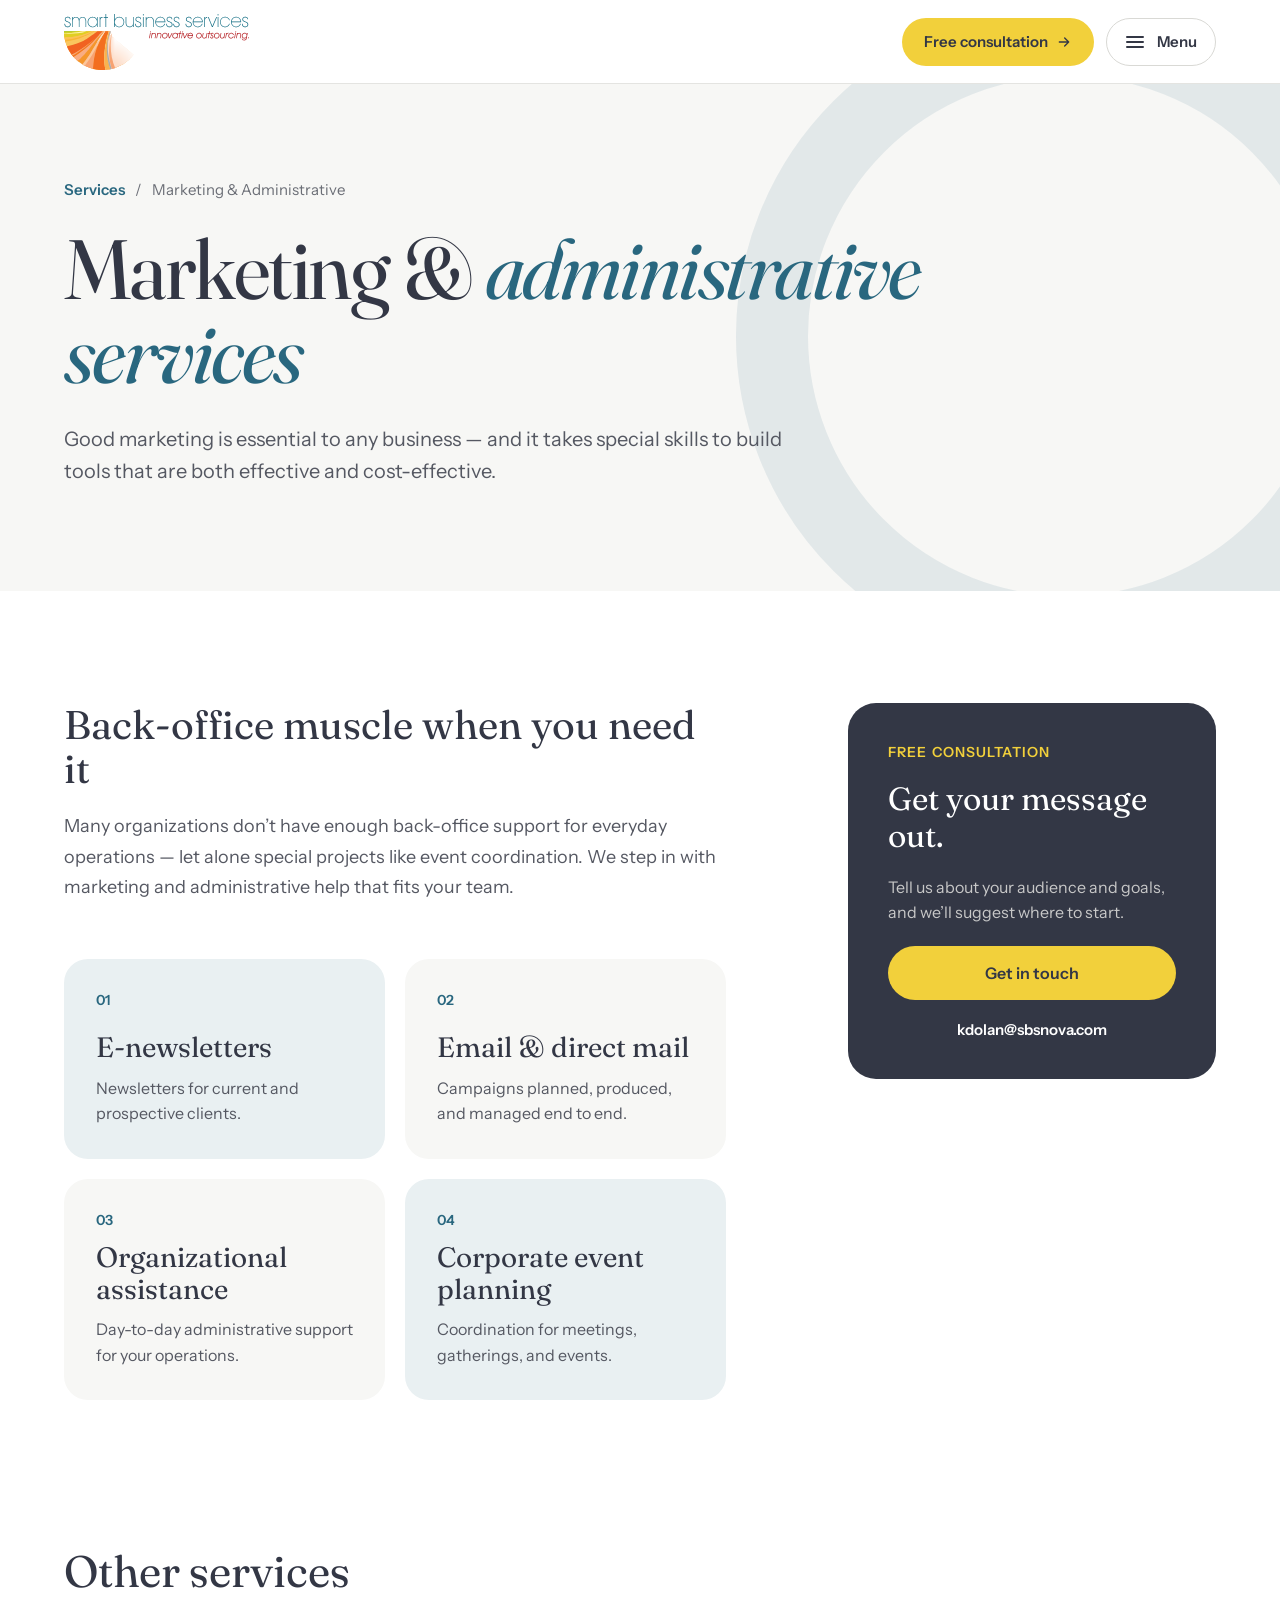
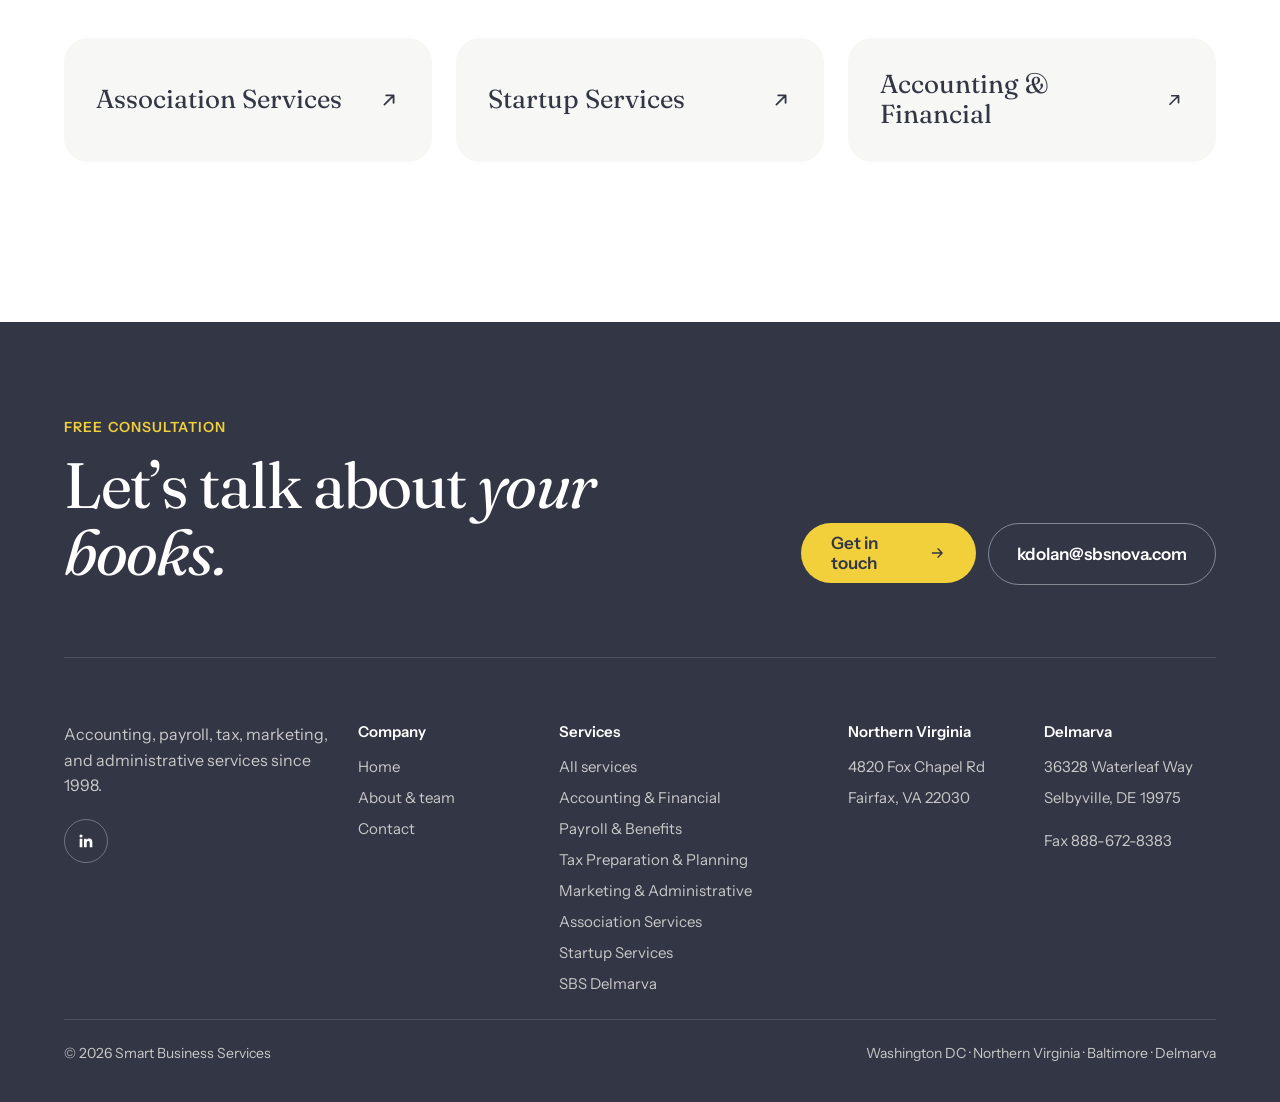
<file: marketing-administrative-services.html>
<!doctype html>
<html lang="en">
<head>
<meta charset="utf-8">
<meta name="viewport" content="width=device-width, initial-scale=1">
<title>SBS Nova — Marketing &amp; Administrative Services</title>
<meta name="description" content="Smart Business Services — innovative outsourcing. Accounting, payroll, tax, marketing, and administrative services since 1998.">
<link rel="icon" href="assets/sbs-logo.png">
<link rel="preconnect" href="https://fonts.googleapis.com">
<link rel="stylesheet" href="https://fonts.googleapis.com/css2?family=Fraunces:ital,opsz,wght@0,9..144,400;0,9..144,500;1,9..144,400;1,9..144,500&amp;family=Instrument+Sans:wght@400;500;600&amp;display=swap">
<style>
body{margin:0;background:#333745}
a{color:#29677F;text-decoration:none}a:hover{color:#1D4C5E}
.lift{transition:transform .35s cubic-bezier(.2,.7,.2,1),box-shadow .35s}
.lift:hover{transform:translateY(-6px);box-shadow:0 28px 48px -28px rgba(51,55,69,.4)}
@keyframes sbs-rise{from{opacity:0;translate:0 56px}to{opacity:1;translate:none}}
@keyframes sbs-drift{from{transform:translateY(var(--from,0px))}to{transform:translateY(var(--to,0px))}}
@supports (animation-timeline: view()){
.reveal{animation:sbs-rise linear both;animation-timeline:view();animation-range:entry 0% entry 60%}
.drift{animation:sbs-drift linear both;animation-timeline:view();animation-range:cover}
}
@media (prefers-reduced-motion: reduce){.reveal,.drift{animation:none!important}.lift:hover{transform:none}}
</style>
<link rel="stylesheet" href="assets/menu.css?v=2">
<link rel="stylesheet" href="assets/mobile.css?v=2">
<link rel="stylesheet" href="assets/buttons.css">
</head>
<body>
<div style="width: 100%; box-sizing: border-box; display: flex; flex-direction: column; background: #FFFFFF; font-family: 'Instrument Sans', system-ui, sans-serif; color: #333745">

<div style="position: sticky; top: 0; z-index: 50">


<div class="site-bar" style="width: 100%; height: 84px; box-sizing: border-box; display: flex; align-items: center; justify-content: space-between; padding: 0 64px; background: #FFFFFF; border-bottom: 1px solid #E4E4E1; font-family: 'Instrument Sans', system-ui, sans-serif; color: #333745">
<a href="index.html" style="display: flex; align-items: center"><img src="assets/sbs-logo.svg" alt="Smart Business Services — innovative outsourcing — home" style="width: 185px; height: 56px; display: block"></a>

<a class="site-cta" href="contact.html" style="display: flex; align-items: center; gap: 8px; height: 48px; padding: 0 22px; border-radius: 999px; background: #F2D03B; color: #333745; font-size: 15px; font-weight: 600; text-decoration: none">Free consultation
<svg width="16" height="16" viewBox="0 0 24 24" fill="none" stroke="currentColor" stroke-width="2" stroke-linecap="round" stroke-linejoin="round" aria-hidden="true"><path d="M5 12h14M13 6l6 6-6 6"></path></svg></a>
<button type="button" class="m-toggle" aria-expanded="false" aria-controls="site-menu" aria-label="Menu">
<svg class="m-open" width="24" height="24" viewBox="0 0 24 24" fill="none" stroke="currentColor" stroke-width="2" stroke-linecap="round" aria-hidden="true"><path d="M4 7h16M4 12h16M4 17h16"></path></svg>
<svg class="m-close" width="24" height="24" viewBox="0 0 24 24" fill="none" stroke="currentColor" stroke-width="2" stroke-linecap="round" aria-hidden="true"><path d="M6 6l12 12M18 6L6 18"></path></svg>
<span class="m-text">Menu</span>
</button>
</div>
<div id="site-menu" class="m-menu">
<nav aria-label="Main">
<div class="m-main">
<a href="index.html">Home</a>
<a href="about.html">About</a>
<div class="m-group">
<span class="m-label">Services</span>
<div class="m-sub">
<a href="services.html">All services</a>
<a href="accounting-financial-services.html">Accounting &amp; Financial</a>
<a href="payroll-benefits-management.html">Payroll &amp; Benefits</a>
<a href="tax-preparation-planning.html">Tax Preparation &amp; Planning</a>
<a href="marketing-administrative-services.html" aria-current="page">Marketing &amp; Administrative</a>
<a href="association-services.html">Association Services</a>
<a href="startup-services.html">Startup Services</a>
<a href="sbs-delmarva.html">SBS Delmarva</a>
</div>
</div>
<a href="contact.html">Contact</a>
</div>
<a class="m-cta" href="contact.html">Free consultation
<svg width="16" height="16" viewBox="0 0 24 24" fill="none" stroke="currentColor" stroke-width="2" stroke-linecap="round" stroke-linejoin="round" aria-hidden="true"><path d="M5 12h14M13 6l6 6-6 6"></path></svg></a>
<a class="m-social" href="https://www.linkedin.com/company/smart-business-services" target="_blank" rel="noopener"><span class="m-social-icon"><svg width="18" height="18" viewBox="0 0 24 24" fill="currentColor" aria-hidden="true"><path d="M20.45 20.45h-3.55v-5.57c0-1.33-.03-3.04-1.85-3.04-1.85 0-2.14 1.45-2.14 2.94v5.67H9.35V9h3.41v1.56h.05c.48-.9 1.64-1.85 3.37-1.85 3.6 0 4.27 2.37 4.27 5.46v6.28zM5.34 7.43a2.06 2.06 0 1 1 0-4.12 2.06 2.06 0 0 1 0 4.12zM7.12 20.45H3.56V9h3.56v11.45z"></path></svg></span>Follow us on LinkedIn</a>
<div class="m-contact">
<span class="m-label">Get in touch</span>
<a href="mailto:kdolan@sbsnova.com">kdolan@sbsnova.com</a>
<span>Fax 888-672-8383</span>
<span>Fairfax, VA · Selbyville, DE</span>
</div>
</nav>
</div>

</div>


<section style="position: relative; overflow: hidden; padding: 96px 64px 104px; display: grid; grid-template-columns: repeat(12, minmax(0, 1fr)); column-gap: 24px; background: #F7F7F5">
<div class="drift" aria-hidden="true" style="position: absolute; right: -120px; top: -80px; width: 520px; height: 520px; border-radius: 999px; border: 72px solid rgba(41,103,127,0.1); --from: -40px; --to: 180px"></div>
<div style="position: relative; grid-column: span 9; display: flex; flex-direction: column; gap: 28px">
<nav aria-label="Breadcrumb" style="display: flex; gap: 10px; font-size: 15px; color: #6B6E76"><a href="services.html" style="font-weight: 600">Services</a><span aria-hidden="true">/</span><span>Marketing &amp; Administrative</span></nav>
<h1 style="margin: 0; font-family: Fraunces, Georgia, serif; font-weight: 400; font-size: 84px; line-height: 1; letter-spacing: -0.03em">Marketing &amp; <span style="font-style: italic; color: #29677F">administrative services</span></h1>
<p style="margin: 0; max-width: 720px; font-size: 20px; line-height: 1.6; color: #555862">Good marketing is essential to any business — and it takes special skills to build tools that are both effective and cost-effective.</p>
</div>
</section>


<section style="display: grid; grid-template-columns: repeat(12, minmax(0, 1fr)); column-gap: 24px; padding: 112px 64px 144px">
<div style="grid-column: span 7; display: flex; flex-direction: column; gap: 56px">
<div class="reveal" style="display: flex; flex-direction: column; gap: 20px">
<h2 style="margin: 0; font-family: Fraunces, Georgia, serif; font-weight: 400; font-size: 40px; line-height: 1.1">Back-office muscle when you need it</h2>
<p style="margin: 0; font-size: 18px; line-height: 1.7; color: #555862">Many organizations don’t have enough back-office support for everyday operations — let alone special projects like event coordination. We step in with marketing and administrative help that fits your team.</p>
</div>
<div style="display: grid; grid-template-columns: repeat(2, minmax(0, 1fr)); gap: 20px">

<div class="reveal" style="display: flex; flex-direction: column; gap: 12px; min-height: 200px; box-sizing: border-box; padding: 32px; border-radius: 24px; background: #E9F0F2">
<span style="font-size: 14px; font-weight: 600; color: #29677F">01</span>
<h3 style="margin: 0; margin-top: auto; font-family: Fraunces, Georgia, serif; font-weight: 400; font-size: 28px; line-height: 1.15">E-newsletters</h3>
<p style="margin: 0; font-size: 16px; line-height: 1.6; color: #555862">Newsletters for current and prospective clients.</p>
</div>

<div class="reveal" style="display: flex; flex-direction: column; gap: 12px; min-height: 200px; box-sizing: border-box; padding: 32px; border-radius: 24px; background: #F7F7F5">
<span style="font-size: 14px; font-weight: 600; color: #29677F">02</span>
<h3 style="margin: 0; margin-top: auto; font-family: Fraunces, Georgia, serif; font-weight: 400; font-size: 28px; line-height: 1.15">Email &amp; direct mail</h3>
<p style="margin: 0; font-size: 16px; line-height: 1.6; color: #555862">Campaigns planned, produced, and managed end to end.</p>
</div>

<div class="reveal" style="display: flex; flex-direction: column; gap: 12px; min-height: 200px; box-sizing: border-box; padding: 32px; border-radius: 24px; background: #F7F7F5">
<span style="font-size: 14px; font-weight: 600; color: #29677F">03</span>
<h3 style="margin: 0; margin-top: auto; font-family: Fraunces, Georgia, serif; font-weight: 400; font-size: 28px; line-height: 1.15">Organizational assistance</h3>
<p style="margin: 0; font-size: 16px; line-height: 1.6; color: #555862">Day-to-day administrative support for your operations.</p>
</div>

<div class="reveal" style="display: flex; flex-direction: column; gap: 12px; min-height: 200px; box-sizing: border-box; padding: 32px; border-radius: 24px; background: #E9F0F2">
<span style="font-size: 14px; font-weight: 600; color: #29677F">04</span>
<h3 style="margin: 0; margin-top: auto; font-family: Fraunces, Georgia, serif; font-weight: 400; font-size: 28px; line-height: 1.15">Corporate event planning</h3>
<p style="margin: 0; font-size: 16px; line-height: 1.6; color: #555862">Coordination for meetings, gatherings, and events.</p>
</div>

</div>
</div>

<aside style="grid-column: 9 / span 4">
<div style="position: sticky; top: 120px; display: flex; flex-direction: column; gap: 20px; padding: 40px; border-radius: 28px; background: #333745; color: #FFFFFF">
<span style="font-size: 14px; font-weight: 600; letter-spacing: 0.08em; text-transform: uppercase; color: #F2D03B">Free consultation</span>
<h2 style="margin: 0; font-family: Fraunces, Georgia, serif; font-weight: 400; font-size: 32px; line-height: 1.15">Get your message out.</h2>
<p style="margin: 0; font-size: 16px; line-height: 1.6; color: #C8C8C8">Tell us about your audience and goals, and we’ll suggest where to start.</p>
<a href="contact.html" style="display: flex; align-items: center; justify-content: center; height: 54px; border-radius: 999px; background: #F2D03B; color: #333745; font-size: 16px; font-weight: 600">Get in touch</a>
<a href="mailto:kdolan@sbsnova.com" style="text-align: center; font-size: 15px; font-weight: 600; color: #FFFFFF">kdolan@sbsnova.com</a>
</div>
</aside>
</section>


<section style="display: flex; flex-direction: column; gap: 40px; padding: 0 64px 160px">
<h2 style="margin: 0; font-family: Fraunces, Georgia, serif; font-weight: 400; font-size: 44px">Other services</h2>
<div style="display: grid; grid-template-columns: repeat(3, minmax(0, 1fr)); gap: 24px">

<a class="lift reveal" href="association-services.html" style="display: flex; justify-content: space-between; align-items: center; gap: 16px; padding: 32px; border-radius: 24px; background: #F7F7F5; color: #333745">
<span style="font-family: Fraunces, Georgia, serif; font-size: 26px; line-height: 1.15">Association Services</span>
<svg width="22" height="22" viewBox="0 0 24 24" fill="none" stroke="currentColor" stroke-width="2" stroke-linecap="round" stroke-linejoin="round" aria-hidden="true"><path d="M7 17L17 7M9 7h8v8"></path></svg>
</a>

<a class="lift reveal" href="startup-services.html" style="display: flex; justify-content: space-between; align-items: center; gap: 16px; padding: 32px; border-radius: 24px; background: #F7F7F5; color: #333745">
<span style="font-family: Fraunces, Georgia, serif; font-size: 26px; line-height: 1.15">Startup Services</span>
<svg width="22" height="22" viewBox="0 0 24 24" fill="none" stroke="currentColor" stroke-width="2" stroke-linecap="round" stroke-linejoin="round" aria-hidden="true"><path d="M7 17L17 7M9 7h8v8"></path></svg>
</a>

<a class="lift reveal" href="accounting-financial-services.html" style="display: flex; justify-content: space-between; align-items: center; gap: 16px; padding: 32px; border-radius: 24px; background: #F7F7F5; color: #333745">
<span style="font-family: Fraunces, Georgia, serif; font-size: 26px; line-height: 1.15">Accounting &amp; Financial</span>
<svg width="22" height="22" viewBox="0 0 24 24" fill="none" stroke="currentColor" stroke-width="2" stroke-linecap="round" stroke-linejoin="round" aria-hidden="true"><path d="M7 17L17 7M9 7h8v8"></path></svg>
</a>

</div>
</section>



<footer style="width: 100%; height: 780px; box-sizing: border-box; display: flex; flex-direction: column; padding: 96px 64px 40px; background: #333745; color: #FFFFFF; font-family: 'Instrument Sans', system-ui, sans-serif">
<div style="display: flex; justify-content: space-between; align-items: flex-end; gap: 48px; padding-bottom: 72px; border-bottom: 1px solid rgba(255,255,255,0.14)">
<div style="display: flex; flex-direction: column; gap: 16px">
<span style="font-size: 14px; font-weight: 600; letter-spacing: 0.08em; text-transform: uppercase; color: #F2D03B">Free consultation</span>
<h2 style="margin: 0; font-family: Fraunces, Georgia, serif; font-weight: 400; font-size: 64px; line-height: 1.04; letter-spacing: -0.02em">Let’s talk about <span style="font-style: italic">your books.</span></h2>
</div>
<div style="display: flex; gap: 12px">
<a href="contact.html" style="display: flex; align-items: center; gap: 10px; height: 60px; padding: 0 30px; border-radius: 999px; background: #F2D03B; color: #333745; font-size: 17px; font-weight: 600; text-decoration: none">Get in touch
<svg width="18" height="18" viewBox="0 0 24 24" fill="none" stroke="currentColor" stroke-width="2" stroke-linecap="round" stroke-linejoin="round" aria-hidden="true"><path d="M5 12h14M13 6l6 6-6 6"></path></svg></a>
<a href="mailto:kdolan@sbsnova.com" style="display: flex; align-items: center; height: 60px; padding: 0 28px; border-radius: 999px; border: 1px solid rgba(255,255,255,0.4); color: #FFFFFF; font-size: 17px; font-weight: 600; text-decoration: none">kdolan@sbsnova.com</a>
</div>
</div>
<div style="display: grid; grid-template-columns: repeat(12, minmax(0, 1fr)); column-gap: 24px; padding-top: 64px; flex-grow: 1">
<div style="grid-column: span 3; display: flex; flex-direction: column; gap: 20px">
<p style="margin: 0; max-width: 320px; font-size: 16px; line-height: 1.6; color: #C8C8C8">Accounting, payroll, tax, marketing, and administrative services since 1998.</p>
<div style="display: flex; gap: 10px">
<a href="https://www.linkedin.com/company/smart-business-services" target="_blank" rel="noopener" aria-label="Smart Business Services on LinkedIn" style="width: 44px; height: 44px; box-sizing: border-box; border-radius: 999px; border: 1px solid rgba(255,255,255,0.3); color: #FFFFFF; display: flex; align-items: center; justify-content: center; text-decoration: none"><svg width="18" height="18" viewBox="0 0 24 24" fill="currentColor" aria-hidden="true"><path d="M20.45 20.45h-3.55v-5.57c0-1.33-.03-3.04-1.85-3.04-1.85 0-2.14 1.45-2.14 2.94v5.67H9.35V9h3.41v1.56h.05c.48-.9 1.64-1.85 3.37-1.85 3.6 0 4.27 2.37 4.27 5.46v6.28zM5.34 7.43a2.06 2.06 0 1 1 0-4.12 2.06 2.06 0 0 1 0 4.12zM7.12 20.45H3.56V9h3.56v11.45z"></path></svg></a>
</div>
</div>
<nav aria-label="Footer" style="grid-column: 4 / span 5; display: grid; grid-template-columns: minmax(0, 2fr) minmax(0, 3fr); column-gap: 24px; align-items: start; font-size: 15px">
<div style="display: flex; flex-direction: column; gap: 12px">
<span style="font-weight: 600; margin-bottom: 4px">Company</span>
<a href="index.html" style="color: #C8C8C8; text-decoration: none">Home</a>
<a href="about.html" style="color: #C8C8C8; text-decoration: none">About &amp; team</a>
<a href="contact.html" style="color: #C8C8C8; text-decoration: none">Contact</a>
</div>
<div style="display: flex; flex-direction: column; gap: 12px">
<span style="font-weight: 600; margin-bottom: 4px">Services</span>
<a href="services.html" style="color: #C8C8C8; text-decoration: none">All services</a>
<a href="accounting-financial-services.html" style="color: #C8C8C8; text-decoration: none">Accounting &amp; Financial</a>
<a href="payroll-benefits-management.html" style="color: #C8C8C8; text-decoration: none">Payroll &amp; Benefits</a>
<a href="tax-preparation-planning.html" style="color: #C8C8C8; text-decoration: none">Tax Preparation &amp; Planning</a>
<a href="marketing-administrative-services.html" style="color: #C8C8C8; text-decoration: none">Marketing &amp; Administrative</a>
<a href="association-services.html" style="color: #C8C8C8; text-decoration: none">Association Services</a>
<a href="startup-services.html" style="color: #C8C8C8; text-decoration: none">Startup Services</a>
<a href="sbs-delmarva.html" style="color: #C8C8C8; text-decoration: none">SBS Delmarva</a>
</div>
</nav>
<div style="grid-column: 9 / span 2; display: flex; flex-direction: column; gap: 12px; font-size: 15px">
<span style="font-weight: 600; margin-bottom: 4px">Northern Virginia</span>
<span style="color: #C8C8C8">4820 Fox Chapel Rd</span>
<span style="color: #C8C8C8">Fairfax, VA 22030</span>
</div>
<div style="grid-column: 11 / span 2; display: flex; flex-direction: column; gap: 12px; font-size: 15px">
<span style="font-weight: 600; margin-bottom: 4px">Delmarva</span>
<span style="color: #C8C8C8">36328 Waterleaf Way</span>
<span style="color: #C8C8C8">Selbyville, DE 19975</span>
<span style="color: #C8C8C8; margin-top: 12px">Fax 888-672-8383</span>
</div>
</div>
<div style="display: flex; justify-content: space-between; padding-top: 24px; border-top: 1px solid rgba(255,255,255,0.14); font-size: 14px; color: #C8C8C8">
<span>© 2026 Smart Business Services</span>
<span>Washington DC · Northern Virginia · Baltimore · Delmarva</span>
</div>
</footer>

</div>
<script>
(function () {
  var btn = document.querySelector('.m-toggle');
  var menu = document.getElementById('site-menu');
  if (!btn || !menu) return;
  var label = btn.querySelector('.m-text');
  function set(open) {
    menu.classList.toggle('is-open', open);
    btn.setAttribute('aria-expanded', open ? 'true' : 'false');
    btn.setAttribute('aria-label', open ? 'Close menu' : 'Menu');
    label.textContent = open ? 'Close' : 'Menu';
  }
  btn.addEventListener('click', function (e) { e.stopPropagation(); set(!menu.classList.contains('is-open')); });
  document.addEventListener('click', function (e) {
    if (menu.classList.contains('is-open') && !menu.contains(e.target)) set(false);
  });
  document.addEventListener('keydown', function (e) {
    if (e.key === 'Escape' && menu.classList.contains('is-open')) { set(false); btn.focus(); }
  });
})();
</script>

</body>
</html>
</file>
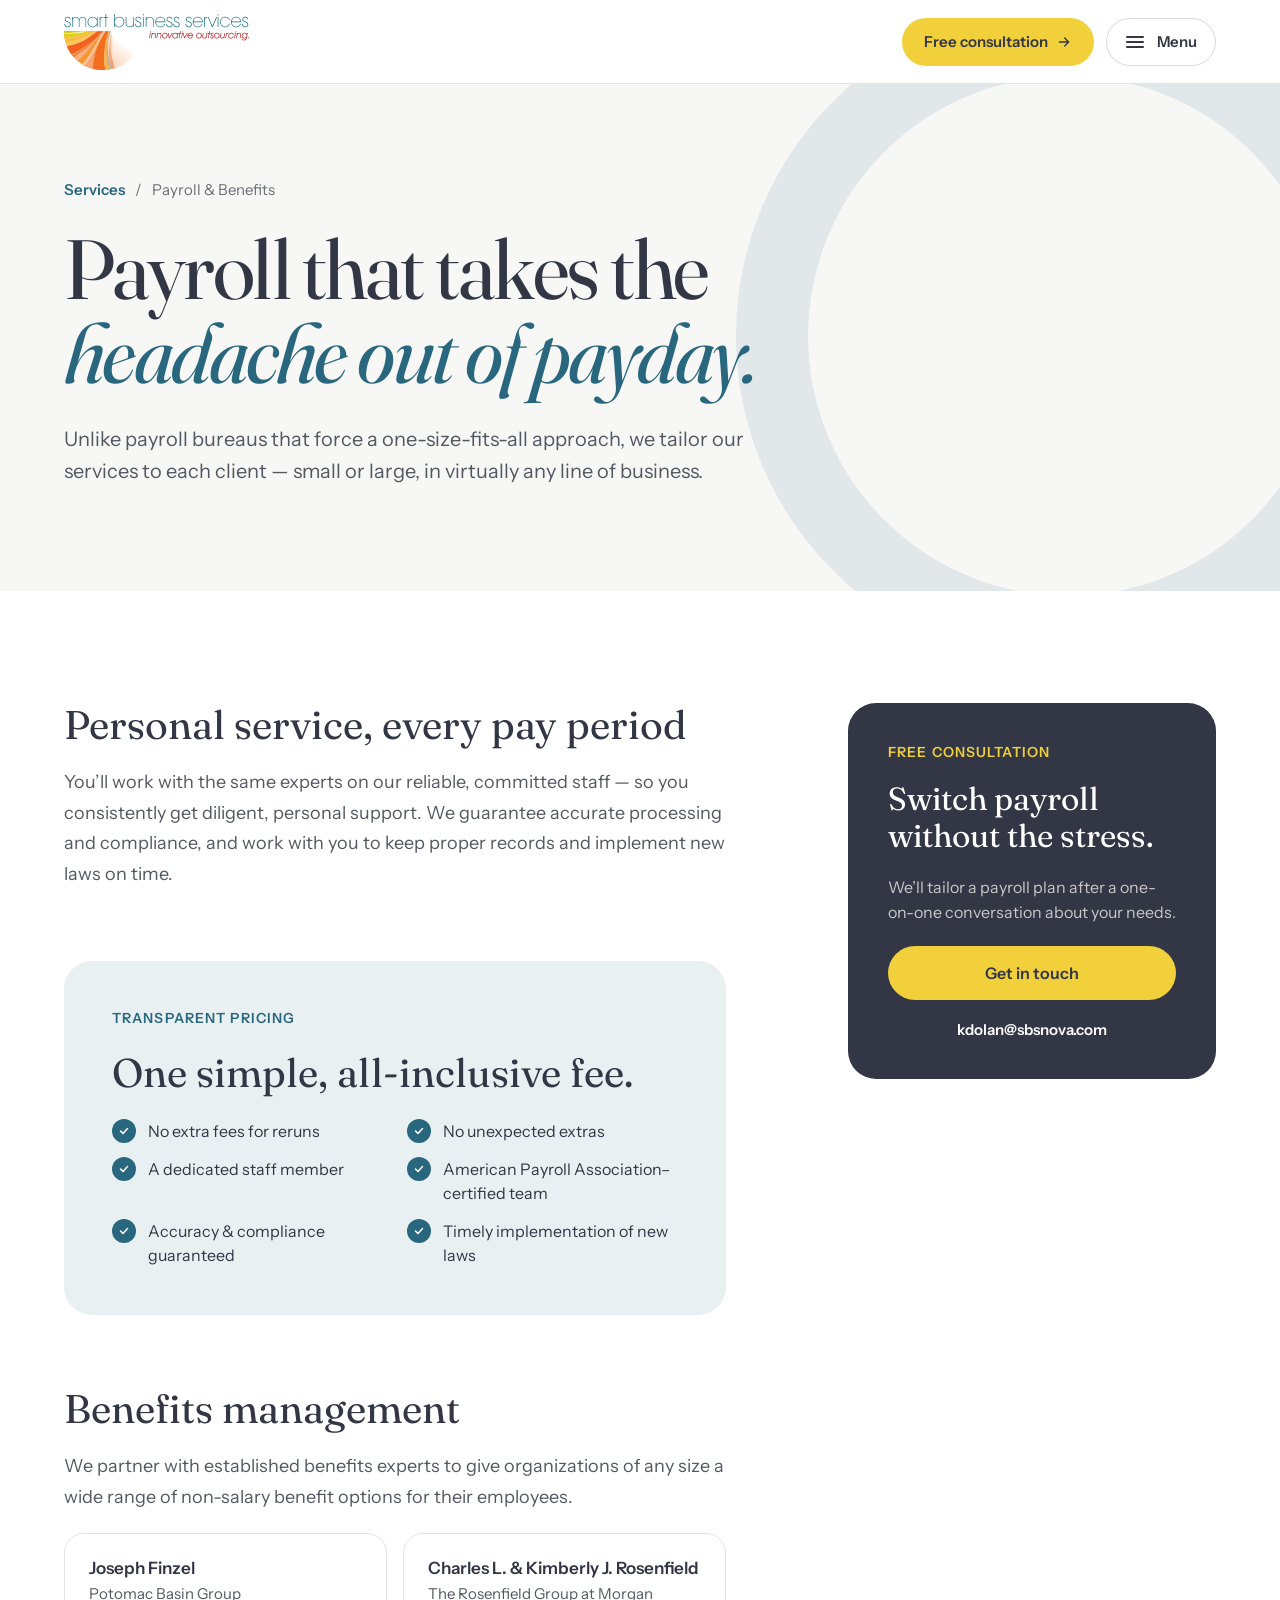
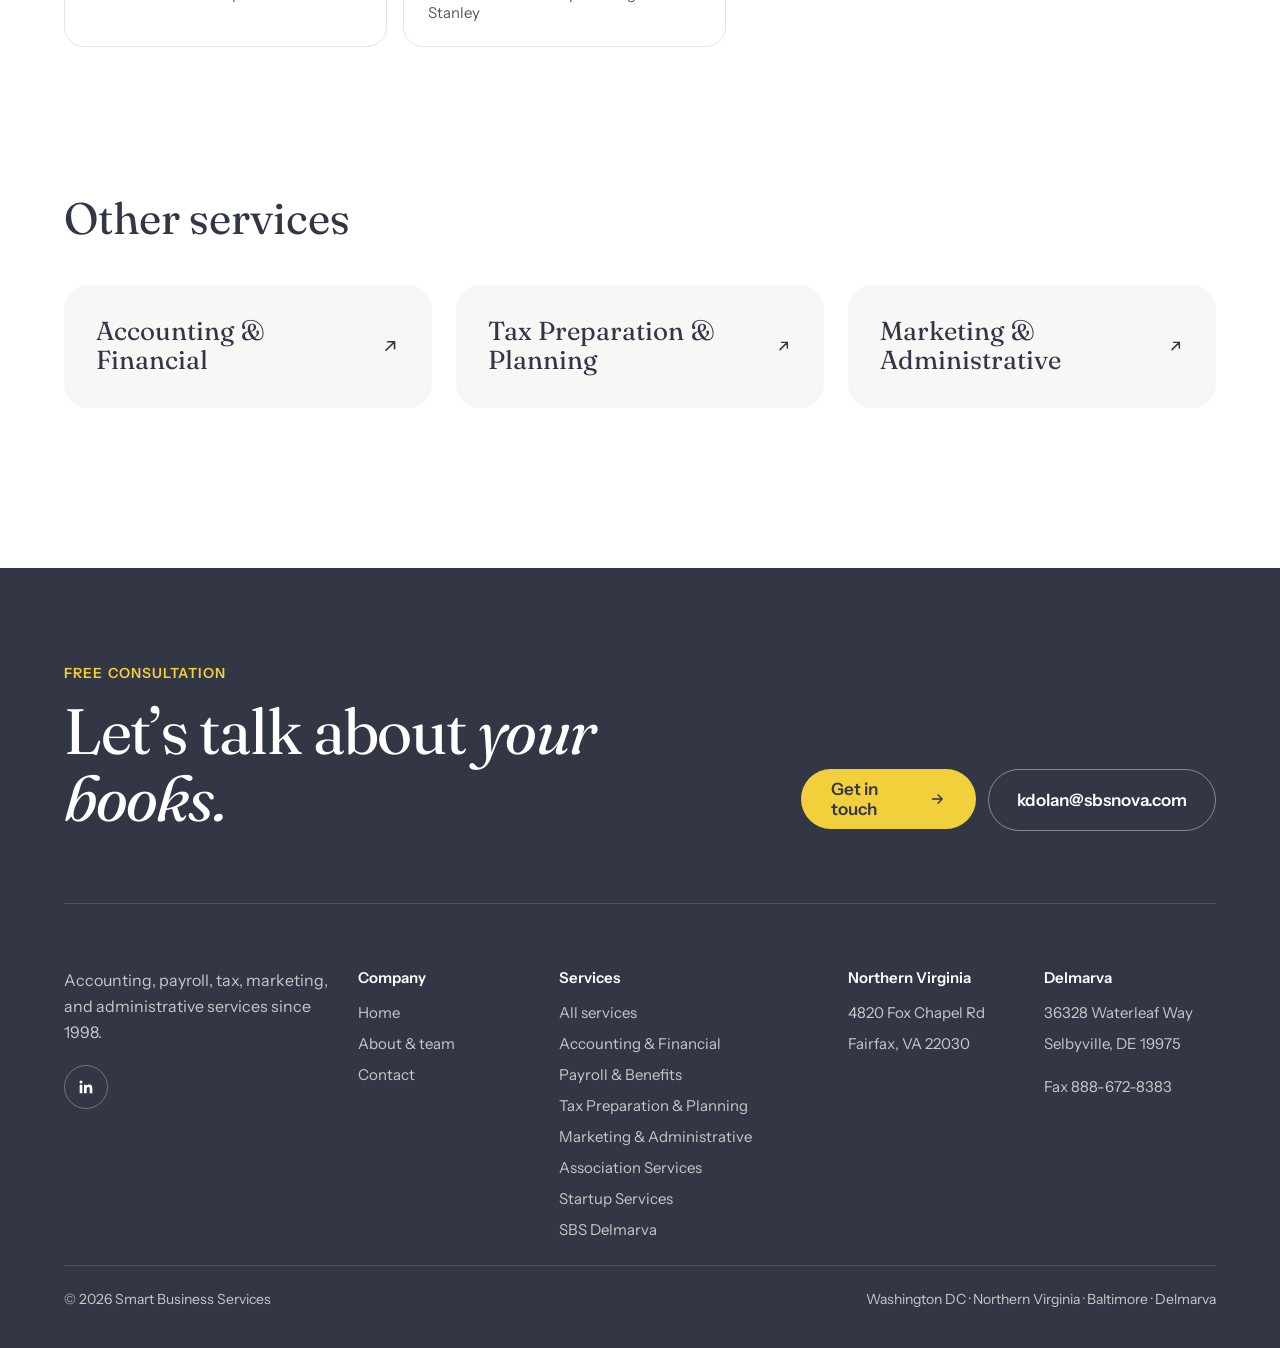
<file: payroll-benefits-management.html>
<!doctype html>
<html lang="en">
<head>
<meta charset="utf-8">
<meta name="viewport" content="width=device-width, initial-scale=1">
<title>SBS Nova — Payroll &amp; Benefits Management</title>
<meta name="description" content="Smart Business Services — innovative outsourcing. Accounting, payroll, tax, marketing, and administrative services since 1998.">
<link rel="icon" href="assets/sbs-logo.png">
<link rel="preconnect" href="https://fonts.googleapis.com">
<link rel="stylesheet" href="https://fonts.googleapis.com/css2?family=Fraunces:ital,opsz,wght@0,9..144,400;0,9..144,500;1,9..144,400;1,9..144,500&amp;family=Instrument+Sans:wght@400;500;600&amp;display=swap">
<style>
body{margin:0;background:#333745}
a{color:#29677F;text-decoration:none}a:hover{color:#1D4C5E}
.lift{transition:transform .35s cubic-bezier(.2,.7,.2,1),box-shadow .35s}
.lift:hover{transform:translateY(-6px);box-shadow:0 28px 48px -28px rgba(51,55,69,.4)}
@keyframes sbs-rise{from{opacity:0;translate:0 56px}to{opacity:1;translate:none}}
@keyframes sbs-drift{from{transform:translateY(var(--from,0px))}to{transform:translateY(var(--to,0px))}}
@supports (animation-timeline: view()){
.reveal{animation:sbs-rise linear both;animation-timeline:view();animation-range:entry 0% entry 60%}
.drift{animation:sbs-drift linear both;animation-timeline:view();animation-range:cover}
}
@media (prefers-reduced-motion: reduce){.reveal,.drift{animation:none!important}.lift:hover{transform:none}}
</style>
<link rel="stylesheet" href="assets/menu.css?v=2">
<link rel="stylesheet" href="assets/mobile.css?v=2">
<link rel="stylesheet" href="assets/buttons.css">
</head>
<body>
<div style="width: 100%; box-sizing: border-box; display: flex; flex-direction: column; background: #FFFFFF; font-family: 'Instrument Sans', system-ui, sans-serif; color: #333745">

<div style="position: sticky; top: 0; z-index: 50">


<div class="site-bar" style="width: 100%; height: 84px; box-sizing: border-box; display: flex; align-items: center; justify-content: space-between; padding: 0 64px; background: #FFFFFF; border-bottom: 1px solid #E4E4E1; font-family: 'Instrument Sans', system-ui, sans-serif; color: #333745">
<a href="index.html" style="display: flex; align-items: center"><img src="assets/sbs-logo.svg" alt="Smart Business Services — innovative outsourcing — home" style="width: 185px; height: 56px; display: block"></a>

<a class="site-cta" href="contact.html" style="display: flex; align-items: center; gap: 8px; height: 48px; padding: 0 22px; border-radius: 999px; background: #F2D03B; color: #333745; font-size: 15px; font-weight: 600; text-decoration: none">Free consultation
<svg width="16" height="16" viewBox="0 0 24 24" fill="none" stroke="currentColor" stroke-width="2" stroke-linecap="round" stroke-linejoin="round" aria-hidden="true"><path d="M5 12h14M13 6l6 6-6 6"></path></svg></a>
<button type="button" class="m-toggle" aria-expanded="false" aria-controls="site-menu" aria-label="Menu">
<svg class="m-open" width="24" height="24" viewBox="0 0 24 24" fill="none" stroke="currentColor" stroke-width="2" stroke-linecap="round" aria-hidden="true"><path d="M4 7h16M4 12h16M4 17h16"></path></svg>
<svg class="m-close" width="24" height="24" viewBox="0 0 24 24" fill="none" stroke="currentColor" stroke-width="2" stroke-linecap="round" aria-hidden="true"><path d="M6 6l12 12M18 6L6 18"></path></svg>
<span class="m-text">Menu</span>
</button>
</div>
<div id="site-menu" class="m-menu">
<nav aria-label="Main">
<div class="m-main">
<a href="index.html">Home</a>
<a href="about.html">About</a>
<div class="m-group">
<span class="m-label">Services</span>
<div class="m-sub">
<a href="services.html">All services</a>
<a href="accounting-financial-services.html">Accounting &amp; Financial</a>
<a href="payroll-benefits-management.html" aria-current="page">Payroll &amp; Benefits</a>
<a href="tax-preparation-planning.html">Tax Preparation &amp; Planning</a>
<a href="marketing-administrative-services.html">Marketing &amp; Administrative</a>
<a href="association-services.html">Association Services</a>
<a href="startup-services.html">Startup Services</a>
<a href="sbs-delmarva.html">SBS Delmarva</a>
</div>
</div>
<a href="contact.html">Contact</a>
</div>
<a class="m-cta" href="contact.html">Free consultation
<svg width="16" height="16" viewBox="0 0 24 24" fill="none" stroke="currentColor" stroke-width="2" stroke-linecap="round" stroke-linejoin="round" aria-hidden="true"><path d="M5 12h14M13 6l6 6-6 6"></path></svg></a>
<a class="m-social" href="https://www.linkedin.com/company/smart-business-services" target="_blank" rel="noopener"><span class="m-social-icon"><svg width="18" height="18" viewBox="0 0 24 24" fill="currentColor" aria-hidden="true"><path d="M20.45 20.45h-3.55v-5.57c0-1.33-.03-3.04-1.85-3.04-1.85 0-2.14 1.45-2.14 2.94v5.67H9.35V9h3.41v1.56h.05c.48-.9 1.64-1.85 3.37-1.85 3.6 0 4.27 2.37 4.27 5.46v6.28zM5.34 7.43a2.06 2.06 0 1 1 0-4.12 2.06 2.06 0 0 1 0 4.12zM7.12 20.45H3.56V9h3.56v11.45z"></path></svg></span>Follow us on LinkedIn</a>
<div class="m-contact">
<span class="m-label">Get in touch</span>
<a href="mailto:kdolan@sbsnova.com">kdolan@sbsnova.com</a>
<span>Fax 888-672-8383</span>
<span>Fairfax, VA · Selbyville, DE</span>
</div>
</nav>
</div>

</div>


<section style="position: relative; overflow: hidden; padding: 96px 64px 104px; display: grid; grid-template-columns: repeat(12, minmax(0, 1fr)); column-gap: 24px; background: #F7F7F5">
<div class="drift" aria-hidden="true" style="position: absolute; right: -120px; top: -80px; width: 520px; height: 520px; border-radius: 999px; border: 72px solid rgba(41,103,127,0.1); --from: -40px; --to: 180px"></div>
<div style="position: relative; grid-column: span 9; display: flex; flex-direction: column; gap: 28px">
<nav aria-label="Breadcrumb" style="display: flex; gap: 10px; font-size: 15px; color: #6B6E76"><a href="services.html" style="font-weight: 600">Services</a><span aria-hidden="true">/</span><span>Payroll &amp; Benefits</span></nav>
<h1 style="margin: 0; font-family: Fraunces, Georgia, serif; font-weight: 400; font-size: 84px; line-height: 1; letter-spacing: -0.03em">Payroll that takes the <span style="font-style: italic; color: #29677F">headache out of payday.</span></h1>
<p style="margin: 0; max-width: 720px; font-size: 20px; line-height: 1.6; color: #555862">Unlike payroll bureaus that force a one-size-fits-all approach, we tailor our services to each client — small or large, in virtually any line of business.</p>
</div>
</section>


<section style="display: grid; grid-template-columns: repeat(12, minmax(0, 1fr)); column-gap: 24px; padding: 112px 64px 144px">
<div style="grid-column: span 7; display: flex; flex-direction: column; gap: 72px">
<div class="reveal" style="display: flex; flex-direction: column; gap: 20px">
<h2 style="margin: 0; font-family: Fraunces, Georgia, serif; font-weight: 400; font-size: 40px; line-height: 1.1">Personal service, every pay period</h2>
<p style="margin: 0; font-size: 18px; line-height: 1.7; color: #555862">You’ll work with the same experts on our reliable, committed staff — so you consistently get diligent, personal support. We guarantee accurate processing and compliance, and work with you to keep proper records and implement new laws on time.</p>
</div>
<div class="reveal" style="display: flex; flex-direction: column; gap: 24px; padding: 48px; border-radius: 28px; background: #E9F0F2">
<span style="font-size: 14px; font-weight: 600; letter-spacing: 0.08em; text-transform: uppercase; color: #29677F">Transparent pricing</span>
<h2 style="margin: 0; font-family: Fraunces, Georgia, serif; font-weight: 400; font-size: 40px; line-height: 1.1">One simple, all-inclusive fee.</h2>
<div style="display: grid; grid-template-columns: repeat(2, minmax(0, 1fr)); gap: 14px 24px">

<div style="display: flex; gap: 12px; align-items: flex-start; font-size: 16px; line-height: 1.5">
<span aria-hidden="true" style="width: 24px; height: 24px; flex-shrink: 0; border-radius: 999px; background: #29677F; color: #FFFFFF; display: flex; align-items: center; justify-content: center"><svg width="12" height="12" viewBox="0 0 24 24" fill="none" stroke="currentColor" stroke-width="3" stroke-linecap="round" stroke-linejoin="round"><path d="M5 12l5 5 9-10"></path></svg></span>No extra fees for reruns</div>

<div style="display: flex; gap: 12px; align-items: flex-start; font-size: 16px; line-height: 1.5">
<span aria-hidden="true" style="width: 24px; height: 24px; flex-shrink: 0; border-radius: 999px; background: #29677F; color: #FFFFFF; display: flex; align-items: center; justify-content: center"><svg width="12" height="12" viewBox="0 0 24 24" fill="none" stroke="currentColor" stroke-width="3" stroke-linecap="round" stroke-linejoin="round"><path d="M5 12l5 5 9-10"></path></svg></span>No unexpected extras</div>

<div style="display: flex; gap: 12px; align-items: flex-start; font-size: 16px; line-height: 1.5">
<span aria-hidden="true" style="width: 24px; height: 24px; flex-shrink: 0; border-radius: 999px; background: #29677F; color: #FFFFFF; display: flex; align-items: center; justify-content: center"><svg width="12" height="12" viewBox="0 0 24 24" fill="none" stroke="currentColor" stroke-width="3" stroke-linecap="round" stroke-linejoin="round"><path d="M5 12l5 5 9-10"></path></svg></span>A dedicated staff member</div>

<div style="display: flex; gap: 12px; align-items: flex-start; font-size: 16px; line-height: 1.5">
<span aria-hidden="true" style="width: 24px; height: 24px; flex-shrink: 0; border-radius: 999px; background: #29677F; color: #FFFFFF; display: flex; align-items: center; justify-content: center"><svg width="12" height="12" viewBox="0 0 24 24" fill="none" stroke="currentColor" stroke-width="3" stroke-linecap="round" stroke-linejoin="round"><path d="M5 12l5 5 9-10"></path></svg></span>American Payroll Association–certified team</div>

<div style="display: flex; gap: 12px; align-items: flex-start; font-size: 16px; line-height: 1.5">
<span aria-hidden="true" style="width: 24px; height: 24px; flex-shrink: 0; border-radius: 999px; background: #29677F; color: #FFFFFF; display: flex; align-items: center; justify-content: center"><svg width="12" height="12" viewBox="0 0 24 24" fill="none" stroke="currentColor" stroke-width="3" stroke-linecap="round" stroke-linejoin="round"><path d="M5 12l5 5 9-10"></path></svg></span>Accuracy &amp; compliance guaranteed</div>

<div style="display: flex; gap: 12px; align-items: flex-start; font-size: 16px; line-height: 1.5">
<span aria-hidden="true" style="width: 24px; height: 24px; flex-shrink: 0; border-radius: 999px; background: #29677F; color: #FFFFFF; display: flex; align-items: center; justify-content: center"><svg width="12" height="12" viewBox="0 0 24 24" fill="none" stroke="currentColor" stroke-width="3" stroke-linecap="round" stroke-linejoin="round"><path d="M5 12l5 5 9-10"></path></svg></span>Timely implementation of new laws</div>

</div>
</div>
<div class="reveal" style="display: flex; flex-direction: column; gap: 20px">
<h2 style="margin: 0; font-family: Fraunces, Georgia, serif; font-weight: 400; font-size: 40px; line-height: 1.1">Benefits management</h2>
<p style="margin: 0; font-size: 18px; line-height: 1.7; color: #555862">We partner with established benefits experts to give organizations of any size a wide range of non-salary benefit options for their employees.</p>
<div style="display: grid; grid-template-columns: repeat(2, minmax(0, 1fr)); gap: 16px">
<div style="display: flex; flex-direction: column; gap: 6px; padding: 24px; border-radius: 20px; border: 1px solid #E4E4E1"><span style="font-size: 17px; font-weight: 600">Joseph Finzel</span><span style="font-size: 15px; color: #555862">Potomac Basin Group</span></div>
<div style="display: flex; flex-direction: column; gap: 6px; padding: 24px; border-radius: 20px; border: 1px solid #E4E4E1"><span style="font-size: 17px; font-weight: 600">Charles L. &amp; Kimberly J. Rosenfield</span><span style="font-size: 15px; color: #555862">The Rosenfield Group at Morgan Stanley</span></div>
</div>
</div>
</div>

<aside style="grid-column: 9 / span 4">
<div style="position: sticky; top: 120px; display: flex; flex-direction: column; gap: 20px; padding: 40px; border-radius: 28px; background: #333745; color: #FFFFFF">
<span style="font-size: 14px; font-weight: 600; letter-spacing: 0.08em; text-transform: uppercase; color: #F2D03B">Free consultation</span>
<h2 style="margin: 0; font-family: Fraunces, Georgia, serif; font-weight: 400; font-size: 32px; line-height: 1.15">Switch payroll without the stress.</h2>
<p style="margin: 0; font-size: 16px; line-height: 1.6; color: #C8C8C8">We’ll tailor a payroll plan after a one-on-one conversation about your needs.</p>
<a href="contact.html" style="display: flex; align-items: center; justify-content: center; height: 54px; border-radius: 999px; background: #F2D03B; color: #333745; font-size: 16px; font-weight: 600">Get in touch</a>
<a href="mailto:kdolan@sbsnova.com" style="text-align: center; font-size: 15px; font-weight: 600; color: #FFFFFF">kdolan@sbsnova.com</a>
</div>
</aside>
</section>


<section style="display: flex; flex-direction: column; gap: 40px; padding: 0 64px 160px">
<h2 style="margin: 0; font-family: Fraunces, Georgia, serif; font-weight: 400; font-size: 44px">Other services</h2>
<div style="display: grid; grid-template-columns: repeat(3, minmax(0, 1fr)); gap: 24px">

<a class="lift reveal" href="accounting-financial-services.html" style="display: flex; justify-content: space-between; align-items: center; gap: 16px; padding: 32px; border-radius: 24px; background: #F7F7F5; color: #333745">
<span style="font-family: Fraunces, Georgia, serif; font-size: 26px; line-height: 1.15">Accounting &amp; Financial</span>
<svg width="22" height="22" viewBox="0 0 24 24" fill="none" stroke="currentColor" stroke-width="2" stroke-linecap="round" stroke-linejoin="round" aria-hidden="true"><path d="M7 17L17 7M9 7h8v8"></path></svg>
</a>

<a class="lift reveal" href="tax-preparation-planning.html" style="display: flex; justify-content: space-between; align-items: center; gap: 16px; padding: 32px; border-radius: 24px; background: #F7F7F5; color: #333745">
<span style="font-family: Fraunces, Georgia, serif; font-size: 26px; line-height: 1.15">Tax Preparation &amp; Planning</span>
<svg width="22" height="22" viewBox="0 0 24 24" fill="none" stroke="currentColor" stroke-width="2" stroke-linecap="round" stroke-linejoin="round" aria-hidden="true"><path d="M7 17L17 7M9 7h8v8"></path></svg>
</a>

<a class="lift reveal" href="marketing-administrative-services.html" style="display: flex; justify-content: space-between; align-items: center; gap: 16px; padding: 32px; border-radius: 24px; background: #F7F7F5; color: #333745">
<span style="font-family: Fraunces, Georgia, serif; font-size: 26px; line-height: 1.15">Marketing &amp; Administrative</span>
<svg width="22" height="22" viewBox="0 0 24 24" fill="none" stroke="currentColor" stroke-width="2" stroke-linecap="round" stroke-linejoin="round" aria-hidden="true"><path d="M7 17L17 7M9 7h8v8"></path></svg>
</a>

</div>
</section>



<footer style="width: 100%; height: 780px; box-sizing: border-box; display: flex; flex-direction: column; padding: 96px 64px 40px; background: #333745; color: #FFFFFF; font-family: 'Instrument Sans', system-ui, sans-serif">
<div style="display: flex; justify-content: space-between; align-items: flex-end; gap: 48px; padding-bottom: 72px; border-bottom: 1px solid rgba(255,255,255,0.14)">
<div style="display: flex; flex-direction: column; gap: 16px">
<span style="font-size: 14px; font-weight: 600; letter-spacing: 0.08em; text-transform: uppercase; color: #F2D03B">Free consultation</span>
<h2 style="margin: 0; font-family: Fraunces, Georgia, serif; font-weight: 400; font-size: 64px; line-height: 1.04; letter-spacing: -0.02em">Let’s talk about <span style="font-style: italic">your books.</span></h2>
</div>
<div style="display: flex; gap: 12px">
<a href="contact.html" style="display: flex; align-items: center; gap: 10px; height: 60px; padding: 0 30px; border-radius: 999px; background: #F2D03B; color: #333745; font-size: 17px; font-weight: 600; text-decoration: none">Get in touch
<svg width="18" height="18" viewBox="0 0 24 24" fill="none" stroke="currentColor" stroke-width="2" stroke-linecap="round" stroke-linejoin="round" aria-hidden="true"><path d="M5 12h14M13 6l6 6-6 6"></path></svg></a>
<a href="mailto:kdolan@sbsnova.com" style="display: flex; align-items: center; height: 60px; padding: 0 28px; border-radius: 999px; border: 1px solid rgba(255,255,255,0.4); color: #FFFFFF; font-size: 17px; font-weight: 600; text-decoration: none">kdolan@sbsnova.com</a>
</div>
</div>
<div style="display: grid; grid-template-columns: repeat(12, minmax(0, 1fr)); column-gap: 24px; padding-top: 64px; flex-grow: 1">
<div style="grid-column: span 3; display: flex; flex-direction: column; gap: 20px">
<p style="margin: 0; max-width: 320px; font-size: 16px; line-height: 1.6; color: #C8C8C8">Accounting, payroll, tax, marketing, and administrative services since 1998.</p>
<div style="display: flex; gap: 10px">
<a href="https://www.linkedin.com/company/smart-business-services" target="_blank" rel="noopener" aria-label="Smart Business Services on LinkedIn" style="width: 44px; height: 44px; box-sizing: border-box; border-radius: 999px; border: 1px solid rgba(255,255,255,0.3); color: #FFFFFF; display: flex; align-items: center; justify-content: center; text-decoration: none"><svg width="18" height="18" viewBox="0 0 24 24" fill="currentColor" aria-hidden="true"><path d="M20.45 20.45h-3.55v-5.57c0-1.33-.03-3.04-1.85-3.04-1.85 0-2.14 1.45-2.14 2.94v5.67H9.35V9h3.41v1.56h.05c.48-.9 1.64-1.85 3.37-1.85 3.6 0 4.27 2.37 4.27 5.46v6.28zM5.34 7.43a2.06 2.06 0 1 1 0-4.12 2.06 2.06 0 0 1 0 4.12zM7.12 20.45H3.56V9h3.56v11.45z"></path></svg></a>
</div>
</div>
<nav aria-label="Footer" style="grid-column: 4 / span 5; display: grid; grid-template-columns: minmax(0, 2fr) minmax(0, 3fr); column-gap: 24px; align-items: start; font-size: 15px">
<div style="display: flex; flex-direction: column; gap: 12px">
<span style="font-weight: 600; margin-bottom: 4px">Company</span>
<a href="index.html" style="color: #C8C8C8; text-decoration: none">Home</a>
<a href="about.html" style="color: #C8C8C8; text-decoration: none">About &amp; team</a>
<a href="contact.html" style="color: #C8C8C8; text-decoration: none">Contact</a>
</div>
<div style="display: flex; flex-direction: column; gap: 12px">
<span style="font-weight: 600; margin-bottom: 4px">Services</span>
<a href="services.html" style="color: #C8C8C8; text-decoration: none">All services</a>
<a href="accounting-financial-services.html" style="color: #C8C8C8; text-decoration: none">Accounting &amp; Financial</a>
<a href="payroll-benefits-management.html" style="color: #C8C8C8; text-decoration: none">Payroll &amp; Benefits</a>
<a href="tax-preparation-planning.html" style="color: #C8C8C8; text-decoration: none">Tax Preparation &amp; Planning</a>
<a href="marketing-administrative-services.html" style="color: #C8C8C8; text-decoration: none">Marketing &amp; Administrative</a>
<a href="association-services.html" style="color: #C8C8C8; text-decoration: none">Association Services</a>
<a href="startup-services.html" style="color: #C8C8C8; text-decoration: none">Startup Services</a>
<a href="sbs-delmarva.html" style="color: #C8C8C8; text-decoration: none">SBS Delmarva</a>
</div>
</nav>
<div style="grid-column: 9 / span 2; display: flex; flex-direction: column; gap: 12px; font-size: 15px">
<span style="font-weight: 600; margin-bottom: 4px">Northern Virginia</span>
<span style="color: #C8C8C8">4820 Fox Chapel Rd</span>
<span style="color: #C8C8C8">Fairfax, VA 22030</span>
</div>
<div style="grid-column: 11 / span 2; display: flex; flex-direction: column; gap: 12px; font-size: 15px">
<span style="font-weight: 600; margin-bottom: 4px">Delmarva</span>
<span style="color: #C8C8C8">36328 Waterleaf Way</span>
<span style="color: #C8C8C8">Selbyville, DE 19975</span>
<span style="color: #C8C8C8; margin-top: 12px">Fax 888-672-8383</span>
</div>
</div>
<div style="display: flex; justify-content: space-between; padding-top: 24px; border-top: 1px solid rgba(255,255,255,0.14); font-size: 14px; color: #C8C8C8">
<span>© 2026 Smart Business Services</span>
<span>Washington DC · Northern Virginia · Baltimore · Delmarva</span>
</div>
</footer>

</div>
<script>
(function () {
  var btn = document.querySelector('.m-toggle');
  var menu = document.getElementById('site-menu');
  if (!btn || !menu) return;
  var label = btn.querySelector('.m-text');
  function set(open) {
    menu.classList.toggle('is-open', open);
    btn.setAttribute('aria-expanded', open ? 'true' : 'false');
    btn.setAttribute('aria-label', open ? 'Close menu' : 'Menu');
    label.textContent = open ? 'Close' : 'Menu';
  }
  btn.addEventListener('click', function (e) { e.stopPropagation(); set(!menu.classList.contains('is-open')); });
  document.addEventListener('click', function (e) {
    if (menu.classList.contains('is-open') && !menu.contains(e.target)) set(false);
  });
  document.addEventListener('keydown', function (e) {
    if (e.key === 'Escape' && menu.classList.contains('is-open')) { set(false); btn.focus(); }
  });
})();
</script>

</body>
</html>
</file>
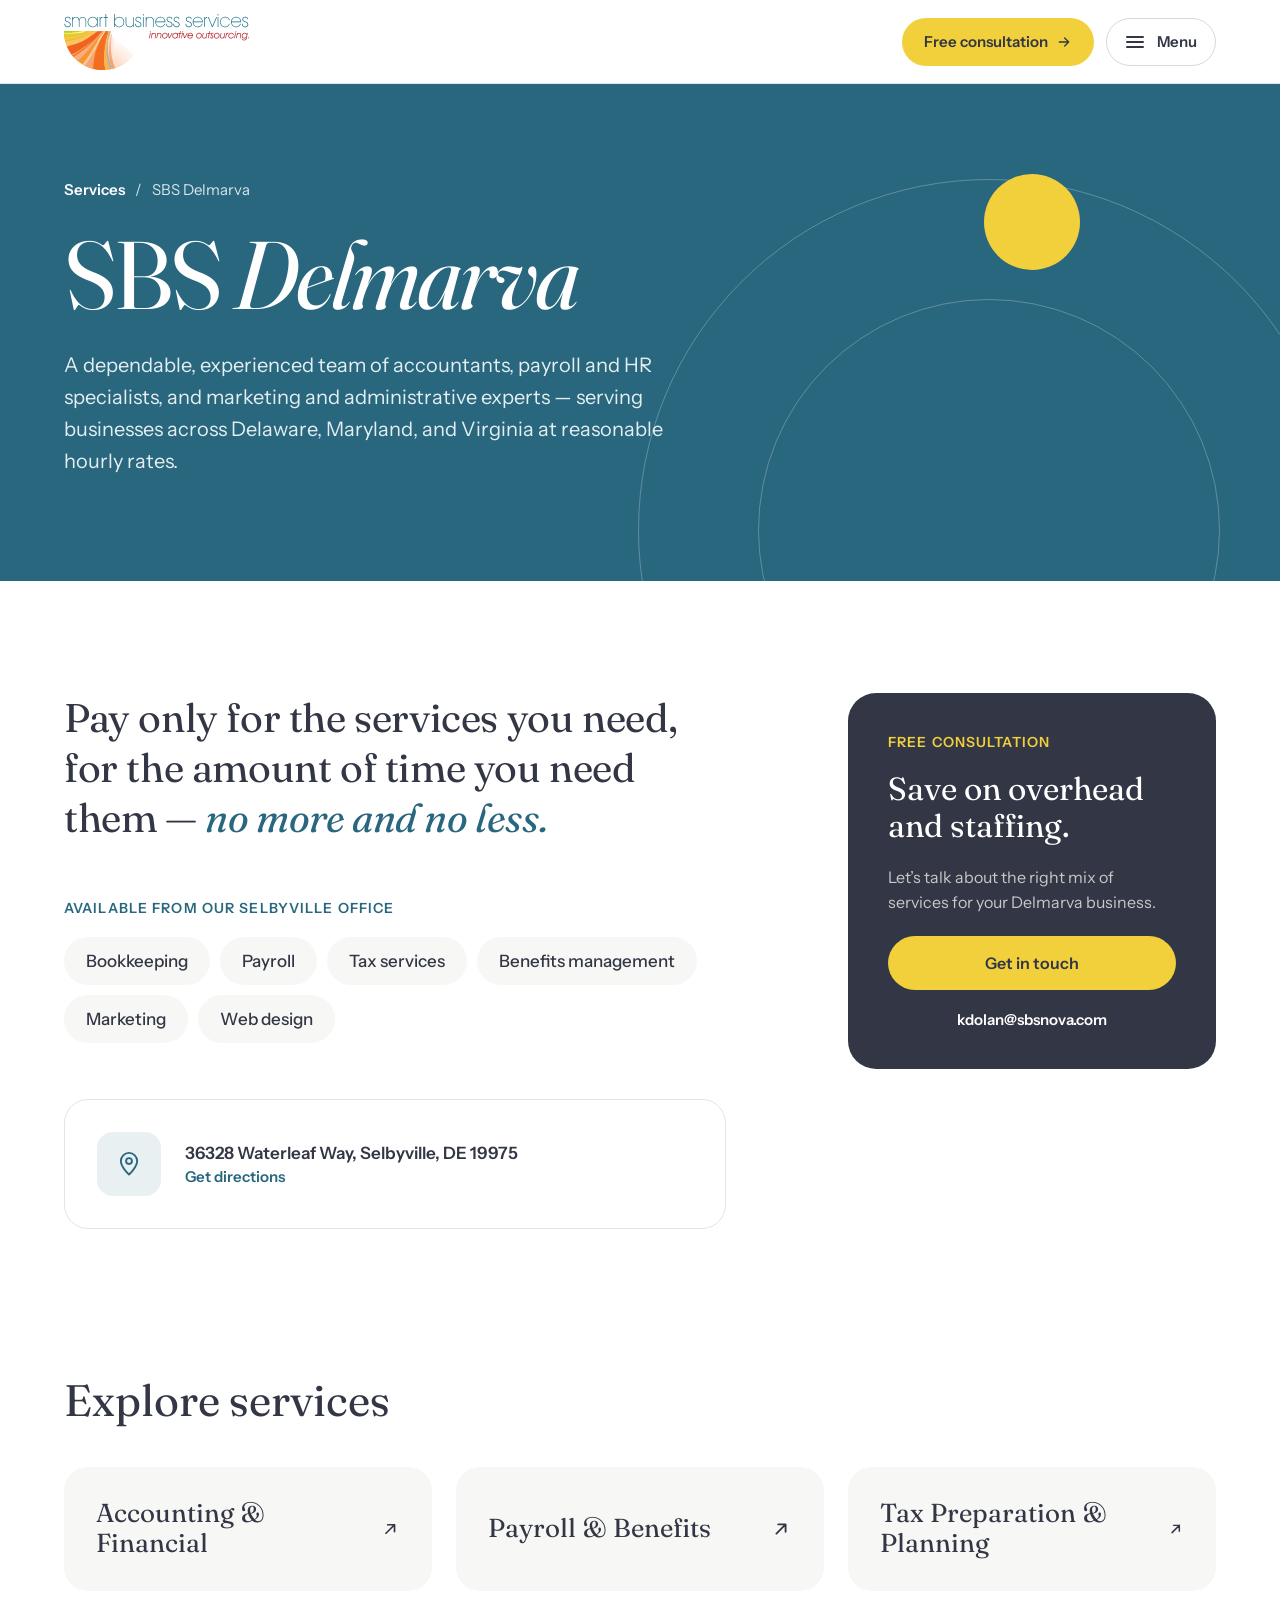
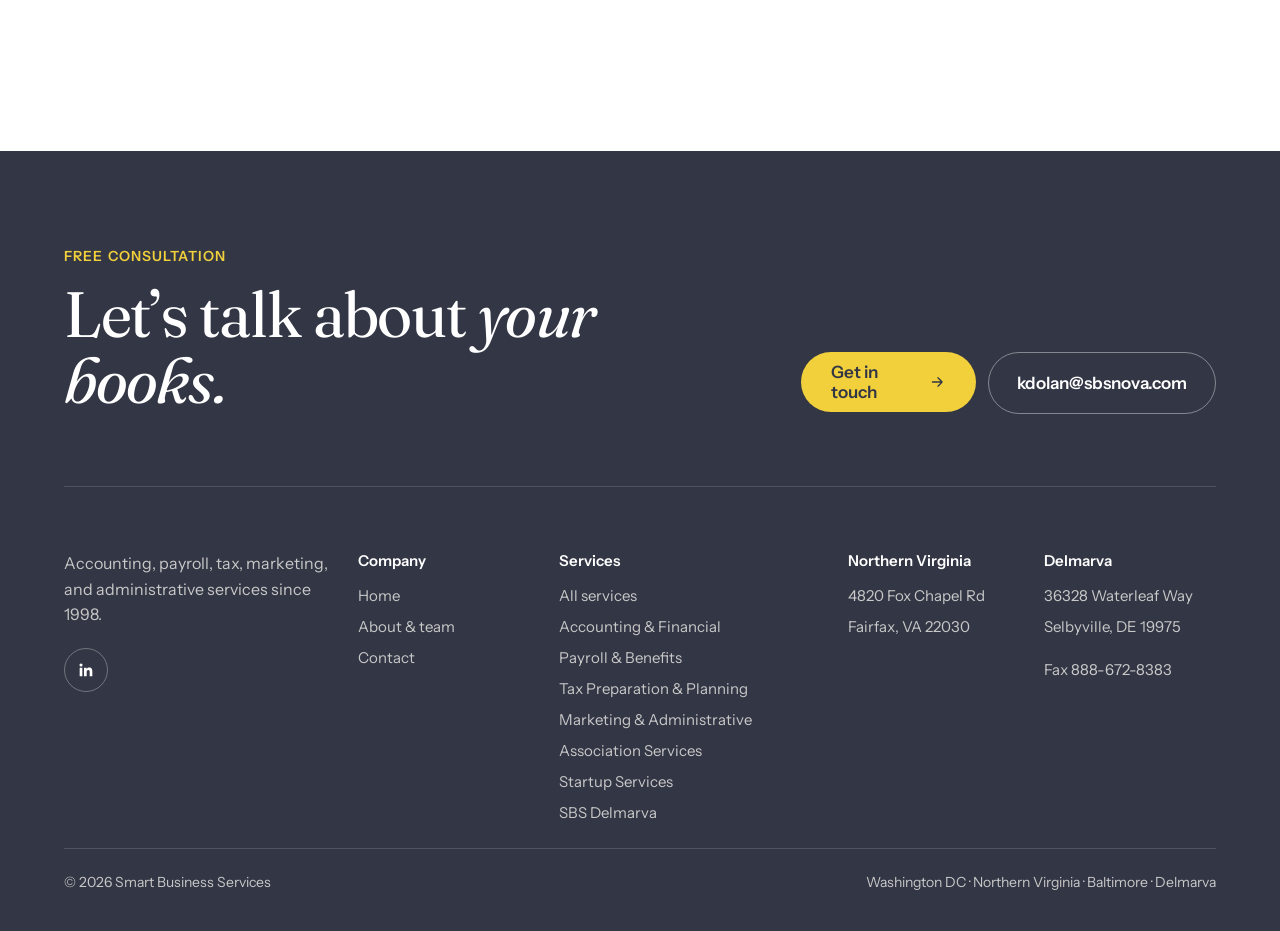
<file: sbs-delmarva.html>
<!doctype html>
<html lang="en">
<head>
<meta charset="utf-8">
<meta name="viewport" content="width=device-width, initial-scale=1">
<title>SBS Nova — SBS Delmarva</title>
<meta name="description" content="Smart Business Services — innovative outsourcing. Accounting, payroll, tax, marketing, and administrative services since 1998.">
<link rel="icon" href="assets/sbs-logo.png">
<link rel="preconnect" href="https://fonts.googleapis.com">
<link rel="stylesheet" href="https://fonts.googleapis.com/css2?family=Fraunces:ital,opsz,wght@0,9..144,400;0,9..144,500;1,9..144,400;1,9..144,500&amp;family=Instrument+Sans:wght@400;500;600&amp;display=swap">
<style>
body{margin:0;background:#333745}
a{color:#29677F;text-decoration:none}a:hover{color:#1D4C5E}
.lift{transition:transform .35s cubic-bezier(.2,.7,.2,1),box-shadow .35s}
.lift:hover{transform:translateY(-6px);box-shadow:0 28px 48px -28px rgba(51,55,69,.4)}
@keyframes sbs-rise{from{opacity:0;translate:0 56px}to{opacity:1;translate:none}}
@keyframes sbs-drift{from{transform:translateY(var(--from,0px))}to{transform:translateY(var(--to,0px))}}
@supports (animation-timeline: view()){
.reveal{animation:sbs-rise linear both;animation-timeline:view();animation-range:entry 0% entry 60%}
.drift{animation:sbs-drift linear both;animation-timeline:view();animation-range:cover}
}
@media (prefers-reduced-motion: reduce){.reveal,.drift{animation:none!important}.lift:hover{transform:none}}
</style>
<link rel="stylesheet" href="assets/menu.css?v=2">
<link rel="stylesheet" href="assets/mobile.css?v=2">
<link rel="stylesheet" href="assets/buttons.css">
</head>
<body>
<div style="width: 100%; box-sizing: border-box; display: flex; flex-direction: column; background: #FFFFFF; font-family: 'Instrument Sans', system-ui, sans-serif; color: #333745">

<div style="position: sticky; top: 0; z-index: 50">


<div class="site-bar" style="width: 100%; height: 84px; box-sizing: border-box; display: flex; align-items: center; justify-content: space-between; padding: 0 64px; background: #FFFFFF; border-bottom: 1px solid #E4E4E1; font-family: 'Instrument Sans', system-ui, sans-serif; color: #333745">
<a href="index.html" style="display: flex; align-items: center"><img src="assets/sbs-logo.svg" alt="Smart Business Services — innovative outsourcing — home" style="width: 185px; height: 56px; display: block"></a>

<a class="site-cta" href="contact.html" style="display: flex; align-items: center; gap: 8px; height: 48px; padding: 0 22px; border-radius: 999px; background: #F2D03B; color: #333745; font-size: 15px; font-weight: 600; text-decoration: none">Free consultation
<svg width="16" height="16" viewBox="0 0 24 24" fill="none" stroke="currentColor" stroke-width="2" stroke-linecap="round" stroke-linejoin="round" aria-hidden="true"><path d="M5 12h14M13 6l6 6-6 6"></path></svg></a>
<button type="button" class="m-toggle" aria-expanded="false" aria-controls="site-menu" aria-label="Menu">
<svg class="m-open" width="24" height="24" viewBox="0 0 24 24" fill="none" stroke="currentColor" stroke-width="2" stroke-linecap="round" aria-hidden="true"><path d="M4 7h16M4 12h16M4 17h16"></path></svg>
<svg class="m-close" width="24" height="24" viewBox="0 0 24 24" fill="none" stroke="currentColor" stroke-width="2" stroke-linecap="round" aria-hidden="true"><path d="M6 6l12 12M18 6L6 18"></path></svg>
<span class="m-text">Menu</span>
</button>
</div>
<div id="site-menu" class="m-menu">
<nav aria-label="Main">
<div class="m-main">
<a href="index.html">Home</a>
<a href="about.html">About</a>
<div class="m-group">
<span class="m-label">Services</span>
<div class="m-sub">
<a href="services.html">All services</a>
<a href="accounting-financial-services.html">Accounting &amp; Financial</a>
<a href="payroll-benefits-management.html">Payroll &amp; Benefits</a>
<a href="tax-preparation-planning.html">Tax Preparation &amp; Planning</a>
<a href="marketing-administrative-services.html">Marketing &amp; Administrative</a>
<a href="association-services.html">Association Services</a>
<a href="startup-services.html">Startup Services</a>
<a href="sbs-delmarva.html" aria-current="page">SBS Delmarva</a>
</div>
</div>
<a href="contact.html">Contact</a>
</div>
<a class="m-cta" href="contact.html">Free consultation
<svg width="16" height="16" viewBox="0 0 24 24" fill="none" stroke="currentColor" stroke-width="2" stroke-linecap="round" stroke-linejoin="round" aria-hidden="true"><path d="M5 12h14M13 6l6 6-6 6"></path></svg></a>
<a class="m-social" href="https://www.linkedin.com/company/smart-business-services" target="_blank" rel="noopener"><span class="m-social-icon"><svg width="18" height="18" viewBox="0 0 24 24" fill="currentColor" aria-hidden="true"><path d="M20.45 20.45h-3.55v-5.57c0-1.33-.03-3.04-1.85-3.04-1.85 0-2.14 1.45-2.14 2.94v5.67H9.35V9h3.41v1.56h.05c.48-.9 1.64-1.85 3.37-1.85 3.6 0 4.27 2.37 4.27 5.46v6.28zM5.34 7.43a2.06 2.06 0 1 1 0-4.12 2.06 2.06 0 0 1 0 4.12zM7.12 20.45H3.56V9h3.56v11.45z"></path></svg></span>Follow us on LinkedIn</a>
<div class="m-contact">
<span class="m-label">Get in touch</span>
<a href="mailto:kdolan@sbsnova.com">kdolan@sbsnova.com</a>
<span>Fax 888-672-8383</span>
<span>Fairfax, VA · Selbyville, DE</span>
</div>
</nav>
</div>

</div>


<section style="position: relative; overflow: hidden; padding: 96px 64px 104px; display: grid; grid-template-columns: repeat(12, minmax(0, 1fr)); column-gap: 24px; background: #29677F; color: #FFFFFF">
<div class="drift" aria-hidden="true" style="position: absolute; right: -60px; bottom: -300px; width: 700px; height: 700px; border-radius: 999px; border: 1px solid rgba(255,255,255,0.25); --from: -60px; --to: 160px"></div>
<div class="drift" aria-hidden="true" style="position: absolute; right: 60px; bottom: -180px; width: 460px; height: 460px; border-radius: 999px; border: 1px solid rgba(255,255,255,0.25); --from: 0px; --to: 100px"></div>
<div class="drift" aria-hidden="true" style="position: absolute; right: 200px; top: 90px; width: 96px; height: 96px; border-radius: 999px; background: #F2D03B; --from: 80px; --to: -120px"></div>
<div style="position: relative; grid-column: span 8; display: flex; flex-direction: column; gap: 28px">
<nav aria-label="Breadcrumb" style="display: flex; gap: 10px; font-size: 15px; color: #D7E6EB"><a href="services.html" style="font-weight: 600; color: #FFFFFF">Services</a><span aria-hidden="true">/</span><span>SBS Delmarva</span></nav>
<h1 style="margin: 0; font-family: Fraunces, Georgia, serif; font-weight: 400; font-size: 96px; line-height: 0.98; letter-spacing: -0.03em">SBS <span style="font-style: italic">Delmarva</span></h1>
<p style="margin: 0; max-width: 640px; font-size: 20px; line-height: 1.6; color: #E4EEF1">A dependable, experienced team of accountants, payroll and HR specialists, and marketing and administrative experts — serving businesses across Delaware, Maryland, and Virginia at reasonable hourly rates.</p>
</div>
</section>


<section style="display: grid; grid-template-columns: repeat(12, minmax(0, 1fr)); column-gap: 24px; padding: 112px 64px 144px">
<div style="grid-column: span 7; display: flex; flex-direction: column; gap: 56px">
<p class="reveal" style="margin: 0; font-family: Fraunces, Georgia, serif; font-size: 40px; line-height: 1.25; letter-spacing: -0.01em">Pay only for the services you need, for the amount of time you need them — <span style="font-style: italic; color: #29677F">no more and no less.</span></p>
<div class="reveal" style="display: flex; flex-direction: column; gap: 20px">
<span style="font-size: 14px; font-weight: 600; letter-spacing: 0.08em; text-transform: uppercase; color: #29677F">Available from our Selbyville office</span>
<div style="display: flex; flex-wrap: wrap; gap: 10px">

<span style="display: flex; align-items: center; height: 48px; padding: 0 22px; border-radius: 999px; background: #F7F7F5; font-size: 17px; font-weight: 500">Bookkeeping</span>

<span style="display: flex; align-items: center; height: 48px; padding: 0 22px; border-radius: 999px; background: #F7F7F5; font-size: 17px; font-weight: 500">Payroll</span>

<span style="display: flex; align-items: center; height: 48px; padding: 0 22px; border-radius: 999px; background: #F7F7F5; font-size: 17px; font-weight: 500">Tax services</span>

<span style="display: flex; align-items: center; height: 48px; padding: 0 22px; border-radius: 999px; background: #F7F7F5; font-size: 17px; font-weight: 500">Benefits management</span>

<span style="display: flex; align-items: center; height: 48px; padding: 0 22px; border-radius: 999px; background: #F7F7F5; font-size: 17px; font-weight: 500">Marketing</span>

<span style="display: flex; align-items: center; height: 48px; padding: 0 22px; border-radius: 999px; background: #F7F7F5; font-size: 17px; font-weight: 500">Web design</span>

</div>
</div>
<div class="reveal" style="display: flex; gap: 24px; align-items: center; padding: 32px; border-radius: 24px; border: 1px solid #E4E4E1">
<div style="width: 64px; height: 64px; flex-shrink: 0; border-radius: 16px; background: #E9F0F2; color: #29677F; display: flex; align-items: center; justify-content: center">
<svg width="28" height="28" viewBox="0 0 24 24" fill="none" stroke="currentColor" stroke-width="1.6" stroke-linecap="round" stroke-linejoin="round" aria-hidden="true"><path d="M12 21s-7-6.2-7-11.5A7 7 0 0 1 19 9.5C19 14.8 12 21 12 21z"></path><circle cx="12" cy="9.5" r="2.5"></circle></svg>
</div>
<div style="display: flex; flex-direction: column; gap: 4px; font-size: 17px">
<span style="font-weight: 600">36328 Waterleaf Way, Selbyville, DE 19975</span>
<a href="https://maps.google.com/?q=36328+Waterleaf+Way+Selbyville+DE+19975" style="font-weight: 600; font-size: 15px">Get directions</a>
</div>
</div>
</div>

<aside style="grid-column: 9 / span 4">
<div style="position: sticky; top: 120px; display: flex; flex-direction: column; gap: 20px; padding: 40px; border-radius: 28px; background: #333745; color: #FFFFFF">
<span style="font-size: 14px; font-weight: 600; letter-spacing: 0.08em; text-transform: uppercase; color: #F2D03B">Free consultation</span>
<h2 style="margin: 0; font-family: Fraunces, Georgia, serif; font-weight: 400; font-size: 32px; line-height: 1.15">Save on overhead and staffing.</h2>
<p style="margin: 0; font-size: 16px; line-height: 1.6; color: #C8C8C8">Let’s talk about the right mix of services for your Delmarva business.</p>
<a href="contact.html" style="display: flex; align-items: center; justify-content: center; height: 54px; border-radius: 999px; background: #F2D03B; color: #333745; font-size: 16px; font-weight: 600">Get in touch</a>
<a href="mailto:kdolan@sbsnova.com" style="text-align: center; font-size: 15px; font-weight: 600; color: #FFFFFF">kdolan@sbsnova.com</a>
</div>
</aside>
</section>


<section style="display: flex; flex-direction: column; gap: 40px; padding: 0 64px 160px">
<h2 style="margin: 0; font-family: Fraunces, Georgia, serif; font-weight: 400; font-size: 44px">Explore services</h2>
<div style="display: grid; grid-template-columns: repeat(3, minmax(0, 1fr)); gap: 24px">

<a class="lift reveal" href="accounting-financial-services.html" style="display: flex; justify-content: space-between; align-items: center; gap: 16px; padding: 32px; border-radius: 24px; background: #F7F7F5; color: #333745">
<span style="font-family: Fraunces, Georgia, serif; font-size: 26px; line-height: 1.15">Accounting &amp; Financial</span>
<svg width="22" height="22" viewBox="0 0 24 24" fill="none" stroke="currentColor" stroke-width="2" stroke-linecap="round" stroke-linejoin="round" aria-hidden="true"><path d="M7 17L17 7M9 7h8v8"></path></svg>
</a>

<a class="lift reveal" href="payroll-benefits-management.html" style="display: flex; justify-content: space-between; align-items: center; gap: 16px; padding: 32px; border-radius: 24px; background: #F7F7F5; color: #333745">
<span style="font-family: Fraunces, Georgia, serif; font-size: 26px; line-height: 1.15">Payroll &amp; Benefits</span>
<svg width="22" height="22" viewBox="0 0 24 24" fill="none" stroke="currentColor" stroke-width="2" stroke-linecap="round" stroke-linejoin="round" aria-hidden="true"><path d="M7 17L17 7M9 7h8v8"></path></svg>
</a>

<a class="lift reveal" href="tax-preparation-planning.html" style="display: flex; justify-content: space-between; align-items: center; gap: 16px; padding: 32px; border-radius: 24px; background: #F7F7F5; color: #333745">
<span style="font-family: Fraunces, Georgia, serif; font-size: 26px; line-height: 1.15">Tax Preparation &amp; Planning</span>
<svg width="22" height="22" viewBox="0 0 24 24" fill="none" stroke="currentColor" stroke-width="2" stroke-linecap="round" stroke-linejoin="round" aria-hidden="true"><path d="M7 17L17 7M9 7h8v8"></path></svg>
</a>

</div>
</section>



<footer style="width: 100%; height: 780px; box-sizing: border-box; display: flex; flex-direction: column; padding: 96px 64px 40px; background: #333745; color: #FFFFFF; font-family: 'Instrument Sans', system-ui, sans-serif">
<div style="display: flex; justify-content: space-between; align-items: flex-end; gap: 48px; padding-bottom: 72px; border-bottom: 1px solid rgba(255,255,255,0.14)">
<div style="display: flex; flex-direction: column; gap: 16px">
<span style="font-size: 14px; font-weight: 600; letter-spacing: 0.08em; text-transform: uppercase; color: #F2D03B">Free consultation</span>
<h2 style="margin: 0; font-family: Fraunces, Georgia, serif; font-weight: 400; font-size: 64px; line-height: 1.04; letter-spacing: -0.02em">Let’s talk about <span style="font-style: italic">your books.</span></h2>
</div>
<div style="display: flex; gap: 12px">
<a href="contact.html" style="display: flex; align-items: center; gap: 10px; height: 60px; padding: 0 30px; border-radius: 999px; background: #F2D03B; color: #333745; font-size: 17px; font-weight: 600; text-decoration: none">Get in touch
<svg width="18" height="18" viewBox="0 0 24 24" fill="none" stroke="currentColor" stroke-width="2" stroke-linecap="round" stroke-linejoin="round" aria-hidden="true"><path d="M5 12h14M13 6l6 6-6 6"></path></svg></a>
<a href="mailto:kdolan@sbsnova.com" style="display: flex; align-items: center; height: 60px; padding: 0 28px; border-radius: 999px; border: 1px solid rgba(255,255,255,0.4); color: #FFFFFF; font-size: 17px; font-weight: 600; text-decoration: none">kdolan@sbsnova.com</a>
</div>
</div>
<div style="display: grid; grid-template-columns: repeat(12, minmax(0, 1fr)); column-gap: 24px; padding-top: 64px; flex-grow: 1">
<div style="grid-column: span 3; display: flex; flex-direction: column; gap: 20px">
<p style="margin: 0; max-width: 320px; font-size: 16px; line-height: 1.6; color: #C8C8C8">Accounting, payroll, tax, marketing, and administrative services since 1998.</p>
<div style="display: flex; gap: 10px">
<a href="https://www.linkedin.com/company/smart-business-services" target="_blank" rel="noopener" aria-label="Smart Business Services on LinkedIn" style="width: 44px; height: 44px; box-sizing: border-box; border-radius: 999px; border: 1px solid rgba(255,255,255,0.3); color: #FFFFFF; display: flex; align-items: center; justify-content: center; text-decoration: none"><svg width="18" height="18" viewBox="0 0 24 24" fill="currentColor" aria-hidden="true"><path d="M20.45 20.45h-3.55v-5.57c0-1.33-.03-3.04-1.85-3.04-1.85 0-2.14 1.45-2.14 2.94v5.67H9.35V9h3.41v1.56h.05c.48-.9 1.64-1.85 3.37-1.85 3.6 0 4.27 2.37 4.27 5.46v6.28zM5.34 7.43a2.06 2.06 0 1 1 0-4.12 2.06 2.06 0 0 1 0 4.12zM7.12 20.45H3.56V9h3.56v11.45z"></path></svg></a>
</div>
</div>
<nav aria-label="Footer" style="grid-column: 4 / span 5; display: grid; grid-template-columns: minmax(0, 2fr) minmax(0, 3fr); column-gap: 24px; align-items: start; font-size: 15px">
<div style="display: flex; flex-direction: column; gap: 12px">
<span style="font-weight: 600; margin-bottom: 4px">Company</span>
<a href="index.html" style="color: #C8C8C8; text-decoration: none">Home</a>
<a href="about.html" style="color: #C8C8C8; text-decoration: none">About &amp; team</a>
<a href="contact.html" style="color: #C8C8C8; text-decoration: none">Contact</a>
</div>
<div style="display: flex; flex-direction: column; gap: 12px">
<span style="font-weight: 600; margin-bottom: 4px">Services</span>
<a href="services.html" style="color: #C8C8C8; text-decoration: none">All services</a>
<a href="accounting-financial-services.html" style="color: #C8C8C8; text-decoration: none">Accounting &amp; Financial</a>
<a href="payroll-benefits-management.html" style="color: #C8C8C8; text-decoration: none">Payroll &amp; Benefits</a>
<a href="tax-preparation-planning.html" style="color: #C8C8C8; text-decoration: none">Tax Preparation &amp; Planning</a>
<a href="marketing-administrative-services.html" style="color: #C8C8C8; text-decoration: none">Marketing &amp; Administrative</a>
<a href="association-services.html" style="color: #C8C8C8; text-decoration: none">Association Services</a>
<a href="startup-services.html" style="color: #C8C8C8; text-decoration: none">Startup Services</a>
<a href="sbs-delmarva.html" style="color: #C8C8C8; text-decoration: none">SBS Delmarva</a>
</div>
</nav>
<div style="grid-column: 9 / span 2; display: flex; flex-direction: column; gap: 12px; font-size: 15px">
<span style="font-weight: 600; margin-bottom: 4px">Northern Virginia</span>
<span style="color: #C8C8C8">4820 Fox Chapel Rd</span>
<span style="color: #C8C8C8">Fairfax, VA 22030</span>
</div>
<div style="grid-column: 11 / span 2; display: flex; flex-direction: column; gap: 12px; font-size: 15px">
<span style="font-weight: 600; margin-bottom: 4px">Delmarva</span>
<span style="color: #C8C8C8">36328 Waterleaf Way</span>
<span style="color: #C8C8C8">Selbyville, DE 19975</span>
<span style="color: #C8C8C8; margin-top: 12px">Fax 888-672-8383</span>
</div>
</div>
<div style="display: flex; justify-content: space-between; padding-top: 24px; border-top: 1px solid rgba(255,255,255,0.14); font-size: 14px; color: #C8C8C8">
<span>© 2026 Smart Business Services</span>
<span>Washington DC · Northern Virginia · Baltimore · Delmarva</span>
</div>
</footer>

</div>
<script>
(function () {
  var btn = document.querySelector('.m-toggle');
  var menu = document.getElementById('site-menu');
  if (!btn || !menu) return;
  var label = btn.querySelector('.m-text');
  function set(open) {
    menu.classList.toggle('is-open', open);
    btn.setAttribute('aria-expanded', open ? 'true' : 'false');
    btn.setAttribute('aria-label', open ? 'Close menu' : 'Menu');
    label.textContent = open ? 'Close' : 'Menu';
  }
  btn.addEventListener('click', function (e) { e.stopPropagation(); set(!menu.classList.contains('is-open')); });
  document.addEventListener('click', function (e) {
    if (menu.classList.contains('is-open') && !menu.contains(e.target)) set(false);
  });
  document.addEventListener('keydown', function (e) {
    if (e.key === 'Escape' && menu.classList.contains('is-open')) { set(false); btn.focus(); }
  });
})();
</script>

</body>
</html>
</file>
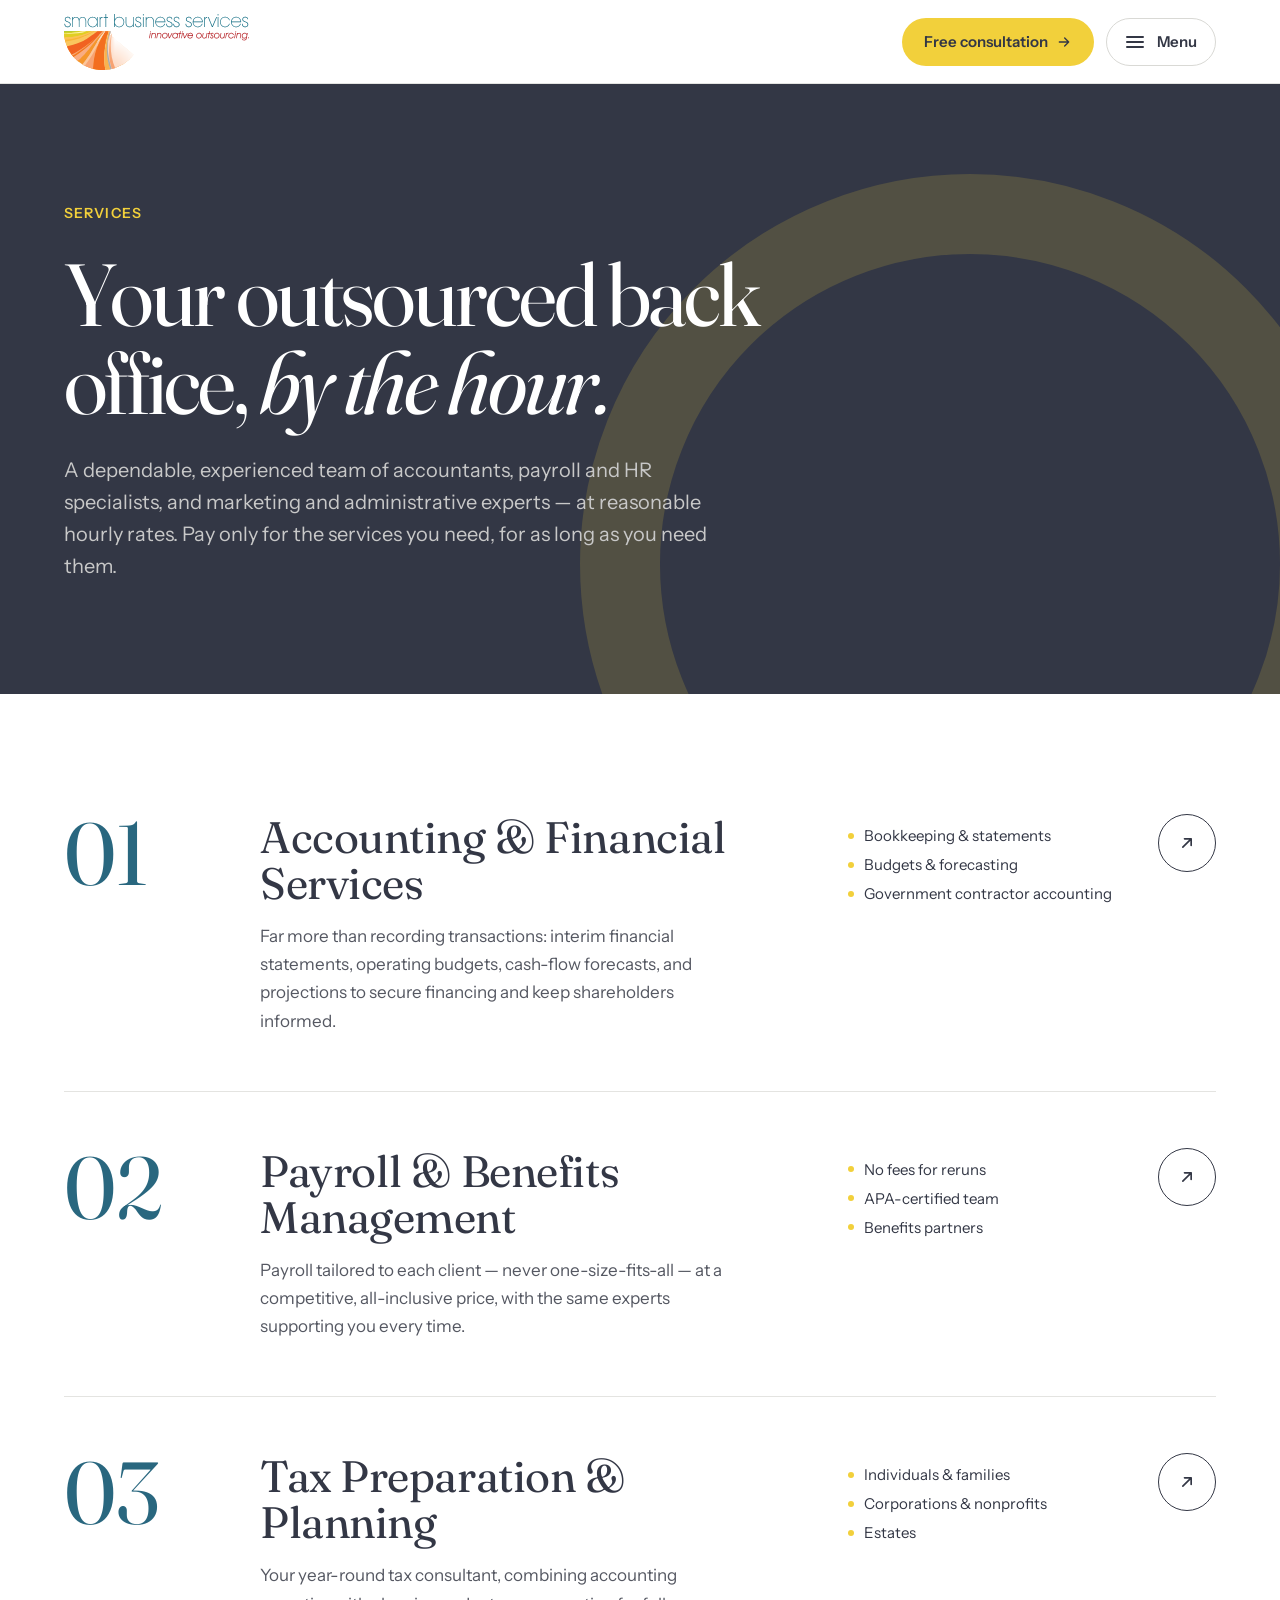
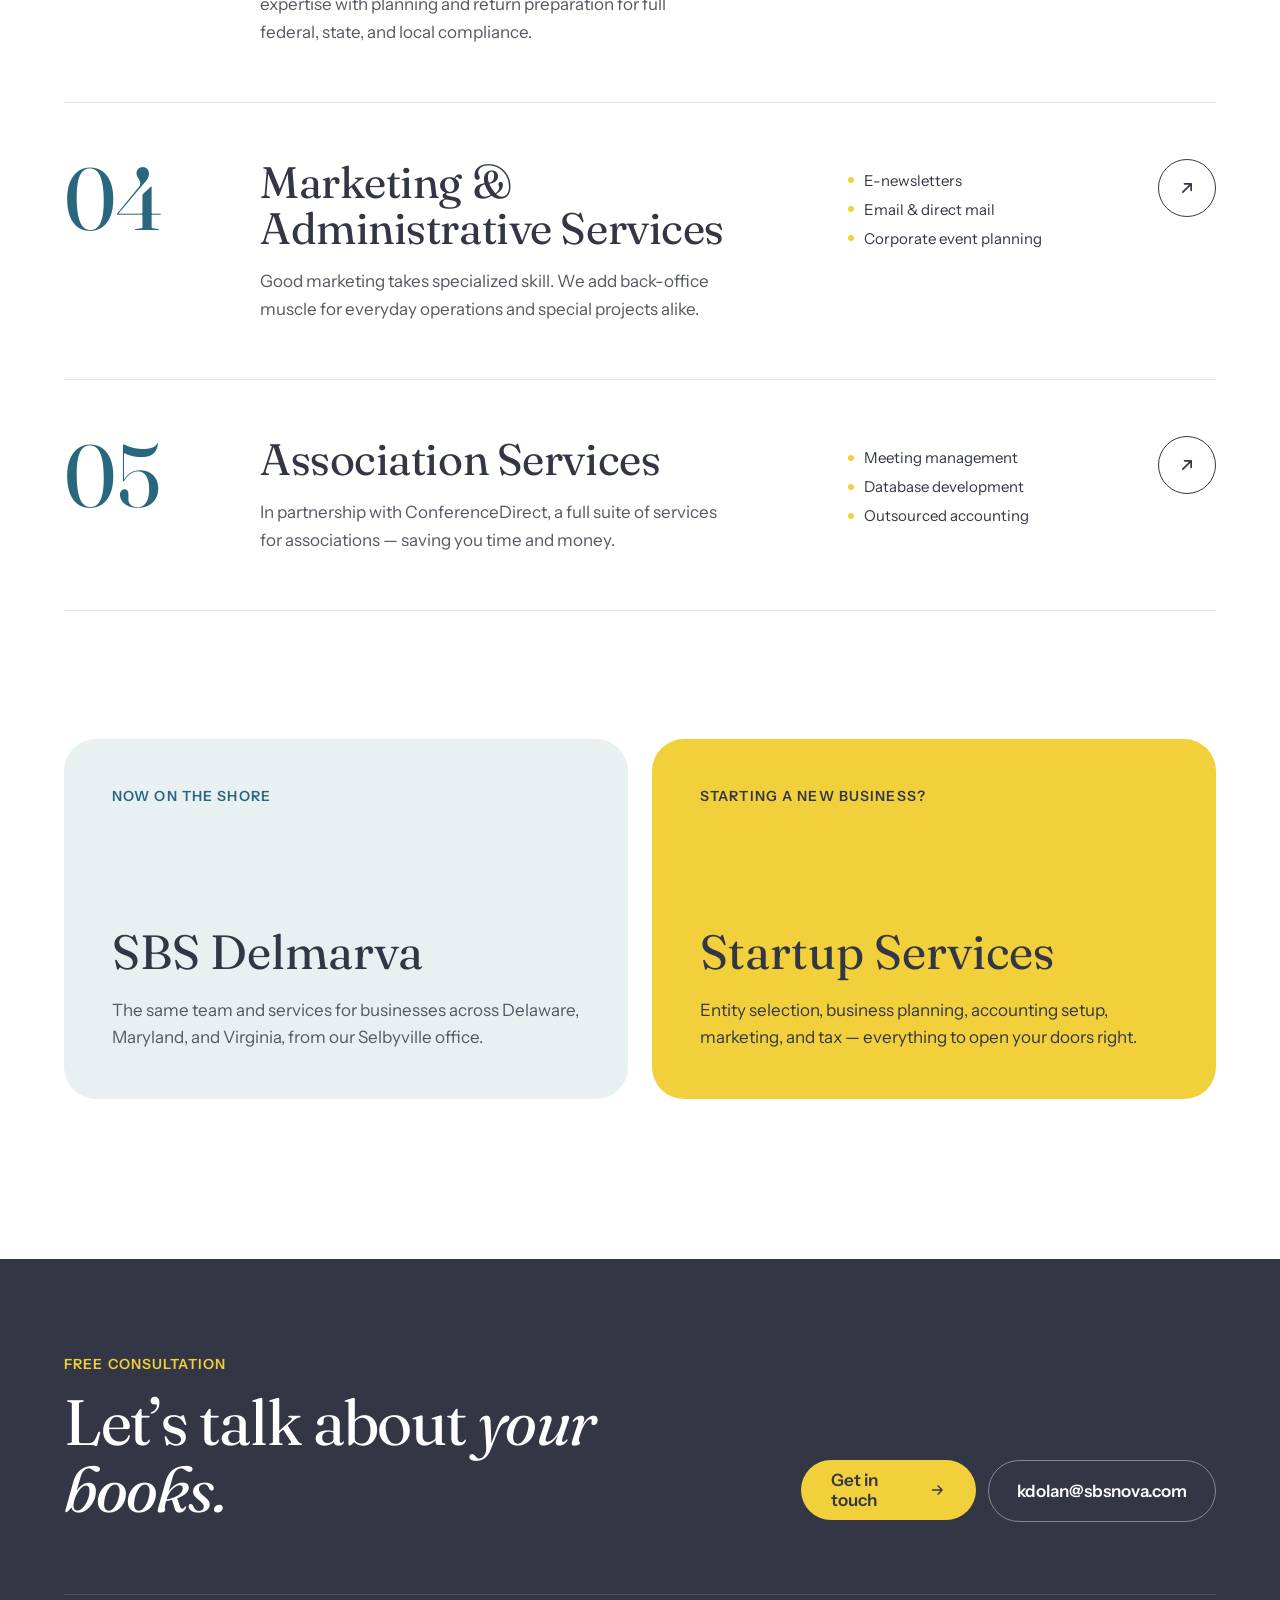
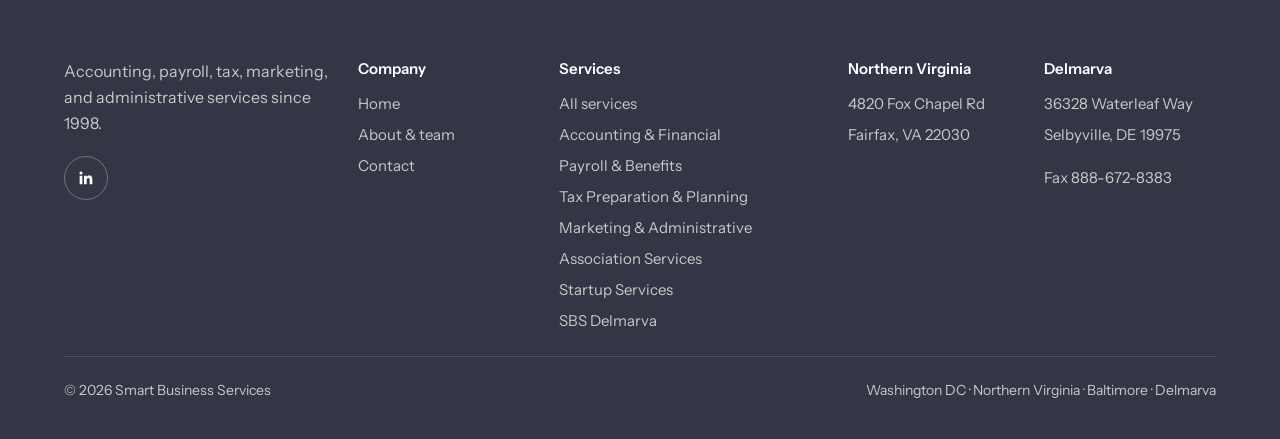
<file: services.html>
<!doctype html>
<html lang="en">
<head>
<meta charset="utf-8">
<meta name="viewport" content="width=device-width, initial-scale=1">
<title>SBS Nova — Services</title>
<meta name="description" content="Smart Business Services — innovative outsourcing. Accounting, payroll, tax, marketing, and administrative services since 1998.">
<link rel="icon" href="assets/sbs-logo.png">
<link rel="preconnect" href="https://fonts.googleapis.com">
<link rel="stylesheet" href="https://fonts.googleapis.com/css2?family=Fraunces:ital,opsz,wght@0,9..144,400;0,9..144,500;1,9..144,400;1,9..144,500&amp;family=Instrument+Sans:wght@400;500;600&amp;display=swap">
<style>
body{margin:0;background:#333745}
a{color:#29677F;text-decoration:none}a:hover{color:#1D4C5E}
.lift{transition:transform .35s cubic-bezier(.2,.7,.2,1),box-shadow .35s}
.lift:hover{transform:translateY(-6px);box-shadow:0 28px 48px -28px rgba(51,55,69,.4)}
@keyframes sbs-rise{from{opacity:0;translate:0 56px}to{opacity:1;translate:none}}
@keyframes sbs-drift{from{transform:translateY(var(--from,0px))}to{transform:translateY(var(--to,0px))}}
@supports (animation-timeline: view()){
.reveal{animation:sbs-rise linear both;animation-timeline:view();animation-range:entry 0% entry 60%}
.drift{animation:sbs-drift linear both;animation-timeline:view();animation-range:cover}
}
@media (prefers-reduced-motion: reduce){.reveal,.drift{animation:none!important}.lift:hover{transform:none}}
</style>
<link rel="stylesheet" href="assets/menu.css?v=2">
<link rel="stylesheet" href="assets/mobile.css?v=2">
<link rel="stylesheet" href="assets/buttons.css">
</head>
<body>
<div style="width: 100%; box-sizing: border-box; display: flex; flex-direction: column; background: #FFFFFF; font-family: 'Instrument Sans', system-ui, sans-serif; color: #333745">

<div style="position: sticky; top: 0; z-index: 50">


<div class="site-bar" style="width: 100%; height: 84px; box-sizing: border-box; display: flex; align-items: center; justify-content: space-between; padding: 0 64px; background: #FFFFFF; border-bottom: 1px solid #E4E4E1; font-family: 'Instrument Sans', system-ui, sans-serif; color: #333745">
<a href="index.html" style="display: flex; align-items: center"><img src="assets/sbs-logo.svg" alt="Smart Business Services — innovative outsourcing — home" style="width: 185px; height: 56px; display: block"></a>

<a class="site-cta" href="contact.html" style="display: flex; align-items: center; gap: 8px; height: 48px; padding: 0 22px; border-radius: 999px; background: #F2D03B; color: #333745; font-size: 15px; font-weight: 600; text-decoration: none">Free consultation
<svg width="16" height="16" viewBox="0 0 24 24" fill="none" stroke="currentColor" stroke-width="2" stroke-linecap="round" stroke-linejoin="round" aria-hidden="true"><path d="M5 12h14M13 6l6 6-6 6"></path></svg></a>
<button type="button" class="m-toggle" aria-expanded="false" aria-controls="site-menu" aria-label="Menu">
<svg class="m-open" width="24" height="24" viewBox="0 0 24 24" fill="none" stroke="currentColor" stroke-width="2" stroke-linecap="round" aria-hidden="true"><path d="M4 7h16M4 12h16M4 17h16"></path></svg>
<svg class="m-close" width="24" height="24" viewBox="0 0 24 24" fill="none" stroke="currentColor" stroke-width="2" stroke-linecap="round" aria-hidden="true"><path d="M6 6l12 12M18 6L6 18"></path></svg>
<span class="m-text">Menu</span>
</button>
</div>
<div id="site-menu" class="m-menu">
<nav aria-label="Main">
<div class="m-main">
<a href="index.html">Home</a>
<a href="about.html">About</a>
<div class="m-group">
<span class="m-label">Services</span>
<div class="m-sub">
<a href="services.html" aria-current="page">All services</a>
<a href="accounting-financial-services.html">Accounting &amp; Financial</a>
<a href="payroll-benefits-management.html">Payroll &amp; Benefits</a>
<a href="tax-preparation-planning.html">Tax Preparation &amp; Planning</a>
<a href="marketing-administrative-services.html">Marketing &amp; Administrative</a>
<a href="association-services.html">Association Services</a>
<a href="startup-services.html">Startup Services</a>
<a href="sbs-delmarva.html">SBS Delmarva</a>
</div>
</div>
<a href="contact.html">Contact</a>
</div>
<a class="m-cta" href="contact.html">Free consultation
<svg width="16" height="16" viewBox="0 0 24 24" fill="none" stroke="currentColor" stroke-width="2" stroke-linecap="round" stroke-linejoin="round" aria-hidden="true"><path d="M5 12h14M13 6l6 6-6 6"></path></svg></a>
<a class="m-social" href="https://www.linkedin.com/company/smart-business-services" target="_blank" rel="noopener"><span class="m-social-icon"><svg width="18" height="18" viewBox="0 0 24 24" fill="currentColor" aria-hidden="true"><path d="M20.45 20.45h-3.55v-5.57c0-1.33-.03-3.04-1.85-3.04-1.85 0-2.14 1.45-2.14 2.94v5.67H9.35V9h3.41v1.56h.05c.48-.9 1.64-1.85 3.37-1.85 3.6 0 4.27 2.37 4.27 5.46v6.28zM5.34 7.43a2.06 2.06 0 1 1 0-4.12 2.06 2.06 0 0 1 0 4.12zM7.12 20.45H3.56V9h3.56v11.45z"></path></svg></span>Follow us on LinkedIn</a>
<div class="m-contact">
<span class="m-label">Get in touch</span>
<a href="mailto:kdolan@sbsnova.com">kdolan@sbsnova.com</a>
<span>Fax 888-672-8383</span>
<span>Fairfax, VA · Selbyville, DE</span>
</div>
</nav>
</div>

</div>


<section style="position: relative; overflow: hidden; padding: 120px 64px 112px; display: grid; grid-template-columns: repeat(12, minmax(0, 1fr)); column-gap: 24px; align-items: end; background: #333745; color: #FFFFFF">
<div class="drift" aria-hidden="true" style="position: absolute; right: -80px; bottom: -260px; width: 620px; height: 620px; border-radius: 999px; border: 80px solid rgba(242,208,59,0.16); --from: -60px; --to: 160px"></div>
<div style="position: relative; grid-column: span 8; display: flex; flex-direction: column; gap: 28px">
<span style="font-size: 14px; font-weight: 600; letter-spacing: 0.08em; text-transform: uppercase; color: #F2D03B">Services</span>
<h1 style="margin: 0; font-family: Fraunces, Georgia, serif; font-weight: 400; font-size: 88px; line-height: 1; letter-spacing: -0.03em">Your outsourced back office, <span style="font-style: italic">by the hour.</span></h1>
<p style="margin: 0; max-width: 660px; font-size: 20px; line-height: 1.6; color: #C8C8C8">A dependable, experienced team of accountants, payroll and HR specialists, and marketing and administrative experts — at reasonable hourly rates. Pay only for the services you need, for as long as you need them.</p>
</div>
</section>


<section style="display: flex; flex-direction: column; padding: 64px 64px 128px">

<a class="reveal" href="accounting-financial-services.html" style="display: grid; grid-template-columns: repeat(12, minmax(0, 1fr)); column-gap: 24px; align-items: start; padding: 56px 0; border-bottom: 1px solid #E4E4E1; color: #333745">
<span style="grid-column: span 2; font-family: Fraunces, Georgia, serif; font-size: 88px; line-height: 0.9; color: #29677F">01</span>
<div style="grid-column: 3 / span 5; display: flex; flex-direction: column; gap: 16px">
<h2 style="margin: 0; font-family: Fraunces, Georgia, serif; font-weight: 400; font-size: 44px; line-height: 1.05; letter-spacing: -0.01em">Accounting &amp; Financial Services</h2>
<p style="margin: 0; font-size: 17px; line-height: 1.65; color: #555862">Far more than recording transactions: interim financial statements, operating budgets, cash-flow forecasts, and projections to secure financing and keep shareholders informed.</p>
</div>
<div style="grid-column: 9 / span 3; display: flex; flex-direction: column; gap: 10px; padding-top: 12px">

<span style="display: flex; align-items: center; gap: 10px; font-size: 15px; color: #333745"><span aria-hidden="true" style="width: 6px; height: 6px; border-radius: 999px; background: #F2D03B; flex-shrink: 0"></span>Bookkeeping &amp; statements</span>

<span style="display: flex; align-items: center; gap: 10px; font-size: 15px; color: #333745"><span aria-hidden="true" style="width: 6px; height: 6px; border-radius: 999px; background: #F2D03B; flex-shrink: 0"></span>Budgets &amp; forecasting</span>

<span style="display: flex; align-items: center; gap: 10px; font-size: 15px; color: #333745"><span aria-hidden="true" style="width: 6px; height: 6px; border-radius: 999px; background: #F2D03B; flex-shrink: 0"></span>Government contractor accounting</span>

</div>
<span style="grid-column: 12 / span 1; justify-self: end; width: 56px; height: 56px; border-radius: 999px; border: 1px solid #333745; display: flex; align-items: center; justify-content: center">
<svg width="20" height="20" viewBox="0 0 24 24" fill="none" stroke="currentColor" stroke-width="2" stroke-linecap="round" stroke-linejoin="round" aria-hidden="true"><path d="M7 17L17 7M9 7h8v8"></path></svg>
</span>
</a>

<a class="reveal" href="payroll-benefits-management.html" style="display: grid; grid-template-columns: repeat(12, minmax(0, 1fr)); column-gap: 24px; align-items: start; padding: 56px 0; border-bottom: 1px solid #E4E4E1; color: #333745">
<span style="grid-column: span 2; font-family: Fraunces, Georgia, serif; font-size: 88px; line-height: 0.9; color: #29677F">02</span>
<div style="grid-column: 3 / span 5; display: flex; flex-direction: column; gap: 16px">
<h2 style="margin: 0; font-family: Fraunces, Georgia, serif; font-weight: 400; font-size: 44px; line-height: 1.05; letter-spacing: -0.01em">Payroll &amp; Benefits Management</h2>
<p style="margin: 0; font-size: 17px; line-height: 1.65; color: #555862">Payroll tailored to each client — never one-size-fits-all — at a competitive, all-inclusive price, with the same experts supporting you every time.</p>
</div>
<div style="grid-column: 9 / span 3; display: flex; flex-direction: column; gap: 10px; padding-top: 12px">

<span style="display: flex; align-items: center; gap: 10px; font-size: 15px; color: #333745"><span aria-hidden="true" style="width: 6px; height: 6px; border-radius: 999px; background: #F2D03B; flex-shrink: 0"></span>No fees for reruns</span>

<span style="display: flex; align-items: center; gap: 10px; font-size: 15px; color: #333745"><span aria-hidden="true" style="width: 6px; height: 6px; border-radius: 999px; background: #F2D03B; flex-shrink: 0"></span>APA-certified team</span>

<span style="display: flex; align-items: center; gap: 10px; font-size: 15px; color: #333745"><span aria-hidden="true" style="width: 6px; height: 6px; border-radius: 999px; background: #F2D03B; flex-shrink: 0"></span>Benefits partners</span>

</div>
<span style="grid-column: 12 / span 1; justify-self: end; width: 56px; height: 56px; border-radius: 999px; border: 1px solid #333745; display: flex; align-items: center; justify-content: center">
<svg width="20" height="20" viewBox="0 0 24 24" fill="none" stroke="currentColor" stroke-width="2" stroke-linecap="round" stroke-linejoin="round" aria-hidden="true"><path d="M7 17L17 7M9 7h8v8"></path></svg>
</span>
</a>

<a class="reveal" href="tax-preparation-planning.html" style="display: grid; grid-template-columns: repeat(12, minmax(0, 1fr)); column-gap: 24px; align-items: start; padding: 56px 0; border-bottom: 1px solid #E4E4E1; color: #333745">
<span style="grid-column: span 2; font-family: Fraunces, Georgia, serif; font-size: 88px; line-height: 0.9; color: #29677F">03</span>
<div style="grid-column: 3 / span 5; display: flex; flex-direction: column; gap: 16px">
<h2 style="margin: 0; font-family: Fraunces, Georgia, serif; font-weight: 400; font-size: 44px; line-height: 1.05; letter-spacing: -0.01em">Tax Preparation &amp; Planning</h2>
<p style="margin: 0; font-size: 17px; line-height: 1.65; color: #555862">Your year-round tax consultant, combining accounting expertise with planning and return preparation for full federal, state, and local compliance.</p>
</div>
<div style="grid-column: 9 / span 3; display: flex; flex-direction: column; gap: 10px; padding-top: 12px">

<span style="display: flex; align-items: center; gap: 10px; font-size: 15px; color: #333745"><span aria-hidden="true" style="width: 6px; height: 6px; border-radius: 999px; background: #F2D03B; flex-shrink: 0"></span>Individuals &amp; families</span>

<span style="display: flex; align-items: center; gap: 10px; font-size: 15px; color: #333745"><span aria-hidden="true" style="width: 6px; height: 6px; border-radius: 999px; background: #F2D03B; flex-shrink: 0"></span>Corporations &amp; nonprofits</span>

<span style="display: flex; align-items: center; gap: 10px; font-size: 15px; color: #333745"><span aria-hidden="true" style="width: 6px; height: 6px; border-radius: 999px; background: #F2D03B; flex-shrink: 0"></span>Estates</span>

</div>
<span style="grid-column: 12 / span 1; justify-self: end; width: 56px; height: 56px; border-radius: 999px; border: 1px solid #333745; display: flex; align-items: center; justify-content: center">
<svg width="20" height="20" viewBox="0 0 24 24" fill="none" stroke="currentColor" stroke-width="2" stroke-linecap="round" stroke-linejoin="round" aria-hidden="true"><path d="M7 17L17 7M9 7h8v8"></path></svg>
</span>
</a>

<a class="reveal" href="marketing-administrative-services.html" style="display: grid; grid-template-columns: repeat(12, minmax(0, 1fr)); column-gap: 24px; align-items: start; padding: 56px 0; border-bottom: 1px solid #E4E4E1; color: #333745">
<span style="grid-column: span 2; font-family: Fraunces, Georgia, serif; font-size: 88px; line-height: 0.9; color: #29677F">04</span>
<div style="grid-column: 3 / span 5; display: flex; flex-direction: column; gap: 16px">
<h2 style="margin: 0; font-family: Fraunces, Georgia, serif; font-weight: 400; font-size: 44px; line-height: 1.05; letter-spacing: -0.01em">Marketing &amp; Administrative Services</h2>
<p style="margin: 0; font-size: 17px; line-height: 1.65; color: #555862">Good marketing takes specialized skill. We add back-office muscle for everyday operations and special projects alike.</p>
</div>
<div style="grid-column: 9 / span 3; display: flex; flex-direction: column; gap: 10px; padding-top: 12px">

<span style="display: flex; align-items: center; gap: 10px; font-size: 15px; color: #333745"><span aria-hidden="true" style="width: 6px; height: 6px; border-radius: 999px; background: #F2D03B; flex-shrink: 0"></span>E-newsletters</span>

<span style="display: flex; align-items: center; gap: 10px; font-size: 15px; color: #333745"><span aria-hidden="true" style="width: 6px; height: 6px; border-radius: 999px; background: #F2D03B; flex-shrink: 0"></span>Email &amp; direct mail</span>

<span style="display: flex; align-items: center; gap: 10px; font-size: 15px; color: #333745"><span aria-hidden="true" style="width: 6px; height: 6px; border-radius: 999px; background: #F2D03B; flex-shrink: 0"></span>Corporate event planning</span>

</div>
<span style="grid-column: 12 / span 1; justify-self: end; width: 56px; height: 56px; border-radius: 999px; border: 1px solid #333745; display: flex; align-items: center; justify-content: center">
<svg width="20" height="20" viewBox="0 0 24 24" fill="none" stroke="currentColor" stroke-width="2" stroke-linecap="round" stroke-linejoin="round" aria-hidden="true"><path d="M7 17L17 7M9 7h8v8"></path></svg>
</span>
</a>

<a class="reveal" href="association-services.html" style="display: grid; grid-template-columns: repeat(12, minmax(0, 1fr)); column-gap: 24px; align-items: start; padding: 56px 0; border-bottom: 1px solid #E4E4E1; color: #333745">
<span style="grid-column: span 2; font-family: Fraunces, Georgia, serif; font-size: 88px; line-height: 0.9; color: #29677F">05</span>
<div style="grid-column: 3 / span 5; display: flex; flex-direction: column; gap: 16px">
<h2 style="margin: 0; font-family: Fraunces, Georgia, serif; font-weight: 400; font-size: 44px; line-height: 1.05; letter-spacing: -0.01em">Association Services</h2>
<p style="margin: 0; font-size: 17px; line-height: 1.65; color: #555862">In partnership with ConferenceDirect, a full suite of services for associations — saving you time and money.</p>
</div>
<div style="grid-column: 9 / span 3; display: flex; flex-direction: column; gap: 10px; padding-top: 12px">

<span style="display: flex; align-items: center; gap: 10px; font-size: 15px; color: #333745"><span aria-hidden="true" style="width: 6px; height: 6px; border-radius: 999px; background: #F2D03B; flex-shrink: 0"></span>Meeting management</span>

<span style="display: flex; align-items: center; gap: 10px; font-size: 15px; color: #333745"><span aria-hidden="true" style="width: 6px; height: 6px; border-radius: 999px; background: #F2D03B; flex-shrink: 0"></span>Database development</span>

<span style="display: flex; align-items: center; gap: 10px; font-size: 15px; color: #333745"><span aria-hidden="true" style="width: 6px; height: 6px; border-radius: 999px; background: #F2D03B; flex-shrink: 0"></span>Outsourced accounting</span>

</div>
<span style="grid-column: 12 / span 1; justify-self: end; width: 56px; height: 56px; border-radius: 999px; border: 1px solid #333745; display: flex; align-items: center; justify-content: center">
<svg width="20" height="20" viewBox="0 0 24 24" fill="none" stroke="currentColor" stroke-width="2" stroke-linecap="round" stroke-linejoin="round" aria-hidden="true"><path d="M7 17L17 7M9 7h8v8"></path></svg>
</span>
</a>

</section>


<section style="display: grid; grid-template-columns: repeat(2, minmax(0, 1fr)); gap: 24px; padding: 0 64px 160px">
<a class="lift reveal" href="sbs-delmarva.html" style="display: flex; flex-direction: column; gap: 20px; min-height: 360px; box-sizing: border-box; padding: 48px; border-radius: 32px; background: #E9F0F2; color: #333745">
<span style="font-size: 14px; font-weight: 600; letter-spacing: 0.08em; text-transform: uppercase; color: #29677F">Now on the shore</span>
<h2 style="margin: 0; margin-top: auto; font-family: Fraunces, Georgia, serif; font-weight: 400; font-size: 48px; line-height: 1.05">SBS Delmarva</h2>
<p style="margin: 0; font-size: 17px; line-height: 1.6; color: #555862">The same team and services for businesses across Delaware, Maryland, and Virginia, from our Selbyville office.</p>
</a>
<a class="lift reveal" href="startup-services.html" style="display: flex; flex-direction: column; gap: 20px; min-height: 360px; box-sizing: border-box; padding: 48px; border-radius: 32px; background: #F2D03B; color: #333745">
<span style="font-size: 14px; font-weight: 600; letter-spacing: 0.08em; text-transform: uppercase">Starting a new business?</span>
<h2 style="margin: 0; margin-top: auto; font-family: Fraunces, Georgia, serif; font-weight: 400; font-size: 48px; line-height: 1.05">Startup Services</h2>
<p style="margin: 0; font-size: 17px; line-height: 1.6; color: #333745">Entity selection, business planning, accounting setup, marketing, and tax — everything to open your doors right.</p>
</a>
</section>



<footer style="width: 100%; height: 780px; box-sizing: border-box; display: flex; flex-direction: column; padding: 96px 64px 40px; background: #333745; color: #FFFFFF; font-family: 'Instrument Sans', system-ui, sans-serif">
<div style="display: flex; justify-content: space-between; align-items: flex-end; gap: 48px; padding-bottom: 72px; border-bottom: 1px solid rgba(255,255,255,0.14)">
<div style="display: flex; flex-direction: column; gap: 16px">
<span style="font-size: 14px; font-weight: 600; letter-spacing: 0.08em; text-transform: uppercase; color: #F2D03B">Free consultation</span>
<h2 style="margin: 0; font-family: Fraunces, Georgia, serif; font-weight: 400; font-size: 64px; line-height: 1.04; letter-spacing: -0.02em">Let’s talk about <span style="font-style: italic">your books.</span></h2>
</div>
<div style="display: flex; gap: 12px">
<a href="contact.html" style="display: flex; align-items: center; gap: 10px; height: 60px; padding: 0 30px; border-radius: 999px; background: #F2D03B; color: #333745; font-size: 17px; font-weight: 600; text-decoration: none">Get in touch
<svg width="18" height="18" viewBox="0 0 24 24" fill="none" stroke="currentColor" stroke-width="2" stroke-linecap="round" stroke-linejoin="round" aria-hidden="true"><path d="M5 12h14M13 6l6 6-6 6"></path></svg></a>
<a href="mailto:kdolan@sbsnova.com" style="display: flex; align-items: center; height: 60px; padding: 0 28px; border-radius: 999px; border: 1px solid rgba(255,255,255,0.4); color: #FFFFFF; font-size: 17px; font-weight: 600; text-decoration: none">kdolan@sbsnova.com</a>
</div>
</div>
<div style="display: grid; grid-template-columns: repeat(12, minmax(0, 1fr)); column-gap: 24px; padding-top: 64px; flex-grow: 1">
<div style="grid-column: span 3; display: flex; flex-direction: column; gap: 20px">
<p style="margin: 0; max-width: 320px; font-size: 16px; line-height: 1.6; color: #C8C8C8">Accounting, payroll, tax, marketing, and administrative services since 1998.</p>
<div style="display: flex; gap: 10px">
<a href="https://www.linkedin.com/company/smart-business-services" target="_blank" rel="noopener" aria-label="Smart Business Services on LinkedIn" style="width: 44px; height: 44px; box-sizing: border-box; border-radius: 999px; border: 1px solid rgba(255,255,255,0.3); color: #FFFFFF; display: flex; align-items: center; justify-content: center; text-decoration: none"><svg width="18" height="18" viewBox="0 0 24 24" fill="currentColor" aria-hidden="true"><path d="M20.45 20.45h-3.55v-5.57c0-1.33-.03-3.04-1.85-3.04-1.85 0-2.14 1.45-2.14 2.94v5.67H9.35V9h3.41v1.56h.05c.48-.9 1.64-1.85 3.37-1.85 3.6 0 4.27 2.37 4.27 5.46v6.28zM5.34 7.43a2.06 2.06 0 1 1 0-4.12 2.06 2.06 0 0 1 0 4.12zM7.12 20.45H3.56V9h3.56v11.45z"></path></svg></a>
</div>
</div>
<nav aria-label="Footer" style="grid-column: 4 / span 5; display: grid; grid-template-columns: minmax(0, 2fr) minmax(0, 3fr); column-gap: 24px; align-items: start; font-size: 15px">
<div style="display: flex; flex-direction: column; gap: 12px">
<span style="font-weight: 600; margin-bottom: 4px">Company</span>
<a href="index.html" style="color: #C8C8C8; text-decoration: none">Home</a>
<a href="about.html" style="color: #C8C8C8; text-decoration: none">About &amp; team</a>
<a href="contact.html" style="color: #C8C8C8; text-decoration: none">Contact</a>
</div>
<div style="display: flex; flex-direction: column; gap: 12px">
<span style="font-weight: 600; margin-bottom: 4px">Services</span>
<a href="services.html" style="color: #C8C8C8; text-decoration: none">All services</a>
<a href="accounting-financial-services.html" style="color: #C8C8C8; text-decoration: none">Accounting &amp; Financial</a>
<a href="payroll-benefits-management.html" style="color: #C8C8C8; text-decoration: none">Payroll &amp; Benefits</a>
<a href="tax-preparation-planning.html" style="color: #C8C8C8; text-decoration: none">Tax Preparation &amp; Planning</a>
<a href="marketing-administrative-services.html" style="color: #C8C8C8; text-decoration: none">Marketing &amp; Administrative</a>
<a href="association-services.html" style="color: #C8C8C8; text-decoration: none">Association Services</a>
<a href="startup-services.html" style="color: #C8C8C8; text-decoration: none">Startup Services</a>
<a href="sbs-delmarva.html" style="color: #C8C8C8; text-decoration: none">SBS Delmarva</a>
</div>
</nav>
<div style="grid-column: 9 / span 2; display: flex; flex-direction: column; gap: 12px; font-size: 15px">
<span style="font-weight: 600; margin-bottom: 4px">Northern Virginia</span>
<span style="color: #C8C8C8">4820 Fox Chapel Rd</span>
<span style="color: #C8C8C8">Fairfax, VA 22030</span>
</div>
<div style="grid-column: 11 / span 2; display: flex; flex-direction: column; gap: 12px; font-size: 15px">
<span style="font-weight: 600; margin-bottom: 4px">Delmarva</span>
<span style="color: #C8C8C8">36328 Waterleaf Way</span>
<span style="color: #C8C8C8">Selbyville, DE 19975</span>
<span style="color: #C8C8C8; margin-top: 12px">Fax 888-672-8383</span>
</div>
</div>
<div style="display: flex; justify-content: space-between; padding-top: 24px; border-top: 1px solid rgba(255,255,255,0.14); font-size: 14px; color: #C8C8C8">
<span>© 2026 Smart Business Services</span>
<span>Washington DC · Northern Virginia · Baltimore · Delmarva</span>
</div>
</footer>

</div>
<script>
(function () {
  var btn = document.querySelector('.m-toggle');
  var menu = document.getElementById('site-menu');
  if (!btn || !menu) return;
  var label = btn.querySelector('.m-text');
  function set(open) {
    menu.classList.toggle('is-open', open);
    btn.setAttribute('aria-expanded', open ? 'true' : 'false');
    btn.setAttribute('aria-label', open ? 'Close menu' : 'Menu');
    label.textContent = open ? 'Close' : 'Menu';
  }
  btn.addEventListener('click', function (e) { e.stopPropagation(); set(!menu.classList.contains('is-open')); });
  document.addEventListener('click', function (e) {
    if (menu.classList.contains('is-open') && !menu.contains(e.target)) set(false);
  });
  document.addEventListener('keydown', function (e) {
    if (e.key === 'Escape' && menu.classList.contains('is-open')) { set(false); btn.focus(); }
  });
})();
</script>

</body>
</html>
</file>
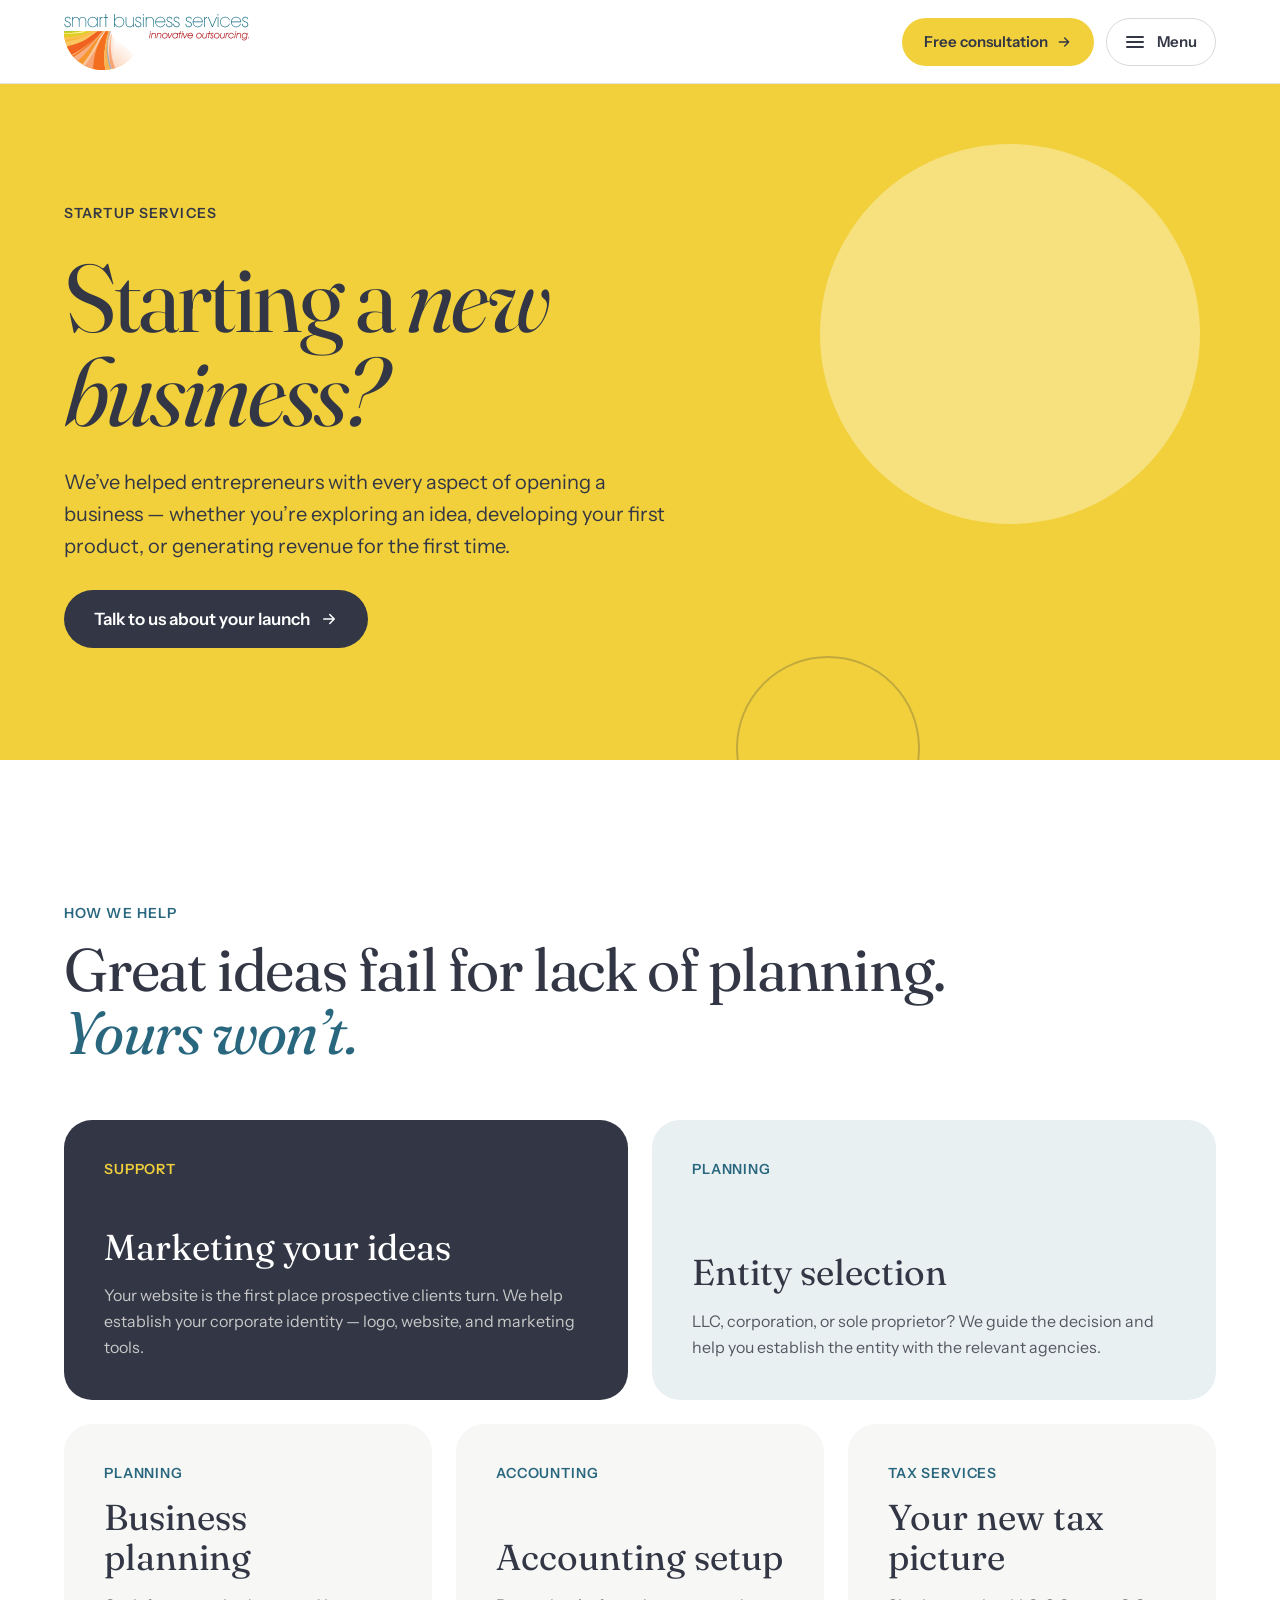
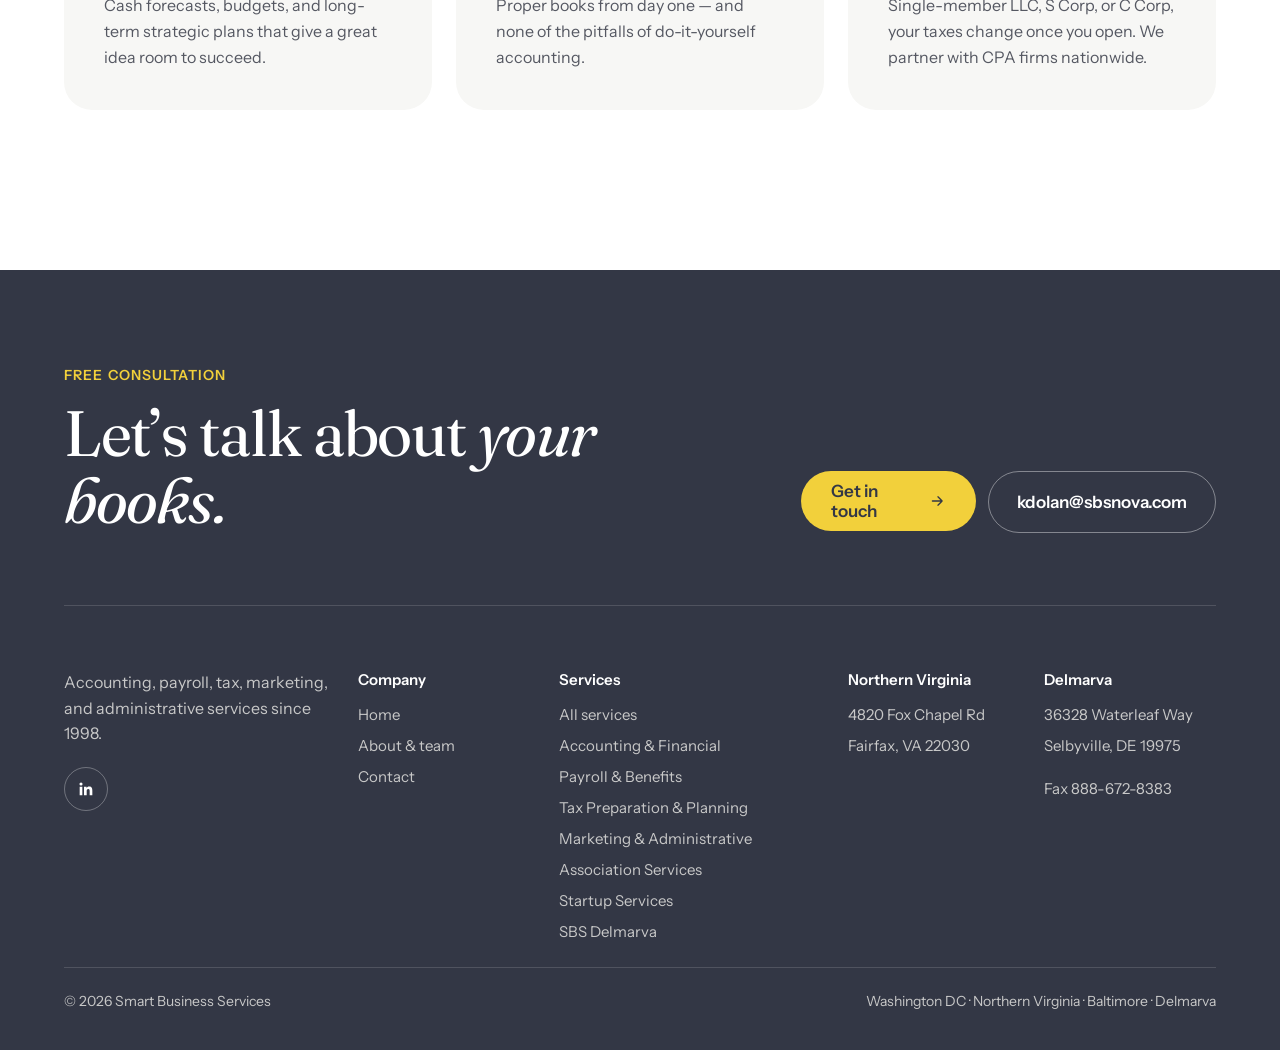
<file: startup-services.html>
<!doctype html>
<html lang="en">
<head>
<meta charset="utf-8">
<meta name="viewport" content="width=device-width, initial-scale=1">
<title>SBS Nova — Startup Services</title>
<meta name="description" content="Smart Business Services — innovative outsourcing. Accounting, payroll, tax, marketing, and administrative services since 1998.">
<link rel="icon" href="assets/sbs-logo.png">
<link rel="preconnect" href="https://fonts.googleapis.com">
<link rel="stylesheet" href="https://fonts.googleapis.com/css2?family=Fraunces:ital,opsz,wght@0,9..144,400;0,9..144,500;1,9..144,400;1,9..144,500&amp;family=Instrument+Sans:wght@400;500;600&amp;display=swap">
<style>
body{margin:0;background:#333745}
a{color:#29677F;text-decoration:none}a:hover{color:#1D4C5E}
.lift{transition:transform .35s cubic-bezier(.2,.7,.2,1),box-shadow .35s}
.lift:hover{transform:translateY(-6px);box-shadow:0 28px 48px -28px rgba(51,55,69,.4)}
@keyframes sbs-rise{from{opacity:0;translate:0 56px}to{opacity:1;translate:none}}
@keyframes sbs-drift{from{transform:translateY(var(--from,0px))}to{transform:translateY(var(--to,0px))}}
@supports (animation-timeline: view()){
.reveal{animation:sbs-rise linear both;animation-timeline:view();animation-range:entry 0% entry 60%}
.drift{animation:sbs-drift linear both;animation-timeline:view();animation-range:cover}
}
@media (prefers-reduced-motion: reduce){.reveal,.drift{animation:none!important}.lift:hover{transform:none}}
</style>
<link rel="stylesheet" href="assets/menu.css?v=2">
<link rel="stylesheet" href="assets/mobile.css?v=2">
<link rel="stylesheet" href="assets/buttons.css">
</head>
<body>
<div style="width: 100%; box-sizing: border-box; display: flex; flex-direction: column; background: #FFFFFF; font-family: 'Instrument Sans', system-ui, sans-serif; color: #333745">

<div style="position: sticky; top: 0; z-index: 50">


<div class="site-bar" style="width: 100%; height: 84px; box-sizing: border-box; display: flex; align-items: center; justify-content: space-between; padding: 0 64px; background: #FFFFFF; border-bottom: 1px solid #E4E4E1; font-family: 'Instrument Sans', system-ui, sans-serif; color: #333745">
<a href="index.html" style="display: flex; align-items: center"><img src="assets/sbs-logo.svg" alt="Smart Business Services — innovative outsourcing — home" style="width: 185px; height: 56px; display: block"></a>

<a class="site-cta" href="contact.html" style="display: flex; align-items: center; gap: 8px; height: 48px; padding: 0 22px; border-radius: 999px; background: #F2D03B; color: #333745; font-size: 15px; font-weight: 600; text-decoration: none">Free consultation
<svg width="16" height="16" viewBox="0 0 24 24" fill="none" stroke="currentColor" stroke-width="2" stroke-linecap="round" stroke-linejoin="round" aria-hidden="true"><path d="M5 12h14M13 6l6 6-6 6"></path></svg></a>
<button type="button" class="m-toggle" aria-expanded="false" aria-controls="site-menu" aria-label="Menu">
<svg class="m-open" width="24" height="24" viewBox="0 0 24 24" fill="none" stroke="currentColor" stroke-width="2" stroke-linecap="round" aria-hidden="true"><path d="M4 7h16M4 12h16M4 17h16"></path></svg>
<svg class="m-close" width="24" height="24" viewBox="0 0 24 24" fill="none" stroke="currentColor" stroke-width="2" stroke-linecap="round" aria-hidden="true"><path d="M6 6l12 12M18 6L6 18"></path></svg>
<span class="m-text">Menu</span>
</button>
</div>
<div id="site-menu" class="m-menu">
<nav aria-label="Main">
<div class="m-main">
<a href="index.html">Home</a>
<a href="about.html">About</a>
<div class="m-group">
<span class="m-label">Services</span>
<div class="m-sub">
<a href="services.html">All services</a>
<a href="accounting-financial-services.html">Accounting &amp; Financial</a>
<a href="payroll-benefits-management.html">Payroll &amp; Benefits</a>
<a href="tax-preparation-planning.html">Tax Preparation &amp; Planning</a>
<a href="marketing-administrative-services.html">Marketing &amp; Administrative</a>
<a href="association-services.html">Association Services</a>
<a href="startup-services.html" aria-current="page">Startup Services</a>
<a href="sbs-delmarva.html">SBS Delmarva</a>
</div>
</div>
<a href="contact.html">Contact</a>
</div>
<a class="m-cta" href="contact.html">Free consultation
<svg width="16" height="16" viewBox="0 0 24 24" fill="none" stroke="currentColor" stroke-width="2" stroke-linecap="round" stroke-linejoin="round" aria-hidden="true"><path d="M5 12h14M13 6l6 6-6 6"></path></svg></a>
<a class="m-social" href="https://www.linkedin.com/company/smart-business-services" target="_blank" rel="noopener"><span class="m-social-icon"><svg width="18" height="18" viewBox="0 0 24 24" fill="currentColor" aria-hidden="true"><path d="M20.45 20.45h-3.55v-5.57c0-1.33-.03-3.04-1.85-3.04-1.85 0-2.14 1.45-2.14 2.94v5.67H9.35V9h3.41v1.56h.05c.48-.9 1.64-1.85 3.37-1.85 3.6 0 4.27 2.37 4.27 5.46v6.28zM5.34 7.43a2.06 2.06 0 1 1 0-4.12 2.06 2.06 0 0 1 0 4.12zM7.12 20.45H3.56V9h3.56v11.45z"></path></svg></span>Follow us on LinkedIn</a>
<div class="m-contact">
<span class="m-label">Get in touch</span>
<a href="mailto:kdolan@sbsnova.com">kdolan@sbsnova.com</a>
<span>Fax 888-672-8383</span>
<span>Fairfax, VA · Selbyville, DE</span>
</div>
</nav>
</div>

</div>


<section style="position: relative; overflow: hidden; padding: 120px 64px 112px; display: grid; grid-template-columns: repeat(12, minmax(0, 1fr)); column-gap: 24px; align-items: center; background: #F2D03B">
<div class="drift" aria-hidden="true" style="position: absolute; right: 80px; top: 60px; width: 380px; height: 380px; border-radius: 999px; background: rgba(255,255,255,0.35); --from: -40px; --to: 180px"></div>
<div class="drift" aria-hidden="true" style="position: absolute; right: 360px; bottom: -80px; width: 180px; height: 180px; border-radius: 999px; border: 2px solid #333745; opacity: 0.25; --from: 60px; --to: -160px"></div>
<div style="position: relative; grid-column: span 8; display: flex; flex-direction: column; gap: 28px">
<span style="font-size: 14px; font-weight: 600; letter-spacing: 0.08em; text-transform: uppercase">Startup Services</span>
<h1 style="margin: 0; font-family: Fraunces, Georgia, serif; font-weight: 400; font-size: 96px; line-height: 0.98; letter-spacing: -0.03em">Starting a <span style="font-style: italic">new business?</span></h1>
<p style="margin: 0; max-width: 620px; font-size: 20px; line-height: 1.6">We’ve helped entrepreneurs with every aspect of opening a business — whether you’re exploring an idea, developing your first product, or generating revenue for the first time.</p>
<a href="contact.html" style="display: flex; align-self: flex-start; align-items: center; gap: 10px; height: 58px; padding: 0 30px; border-radius: 999px; background: #333745; color: #FFFFFF; font-size: 17px; font-weight: 600">Talk to us about your launch
<svg width="18" height="18" viewBox="0 0 24 24" fill="none" stroke="currentColor" stroke-width="2" stroke-linecap="round" stroke-linejoin="round" aria-hidden="true"><path d="M5 12h14M13 6l6 6-6 6"></path></svg></a>
</div>
</section>


<section style="display: flex; flex-direction: column; gap: 56px; padding: 144px 64px 160px">
<div style="display: flex; flex-direction: column; gap: 16px">
<span style="font-size: 14px; font-weight: 600; letter-spacing: 0.08em; text-transform: uppercase; color: #29677F">How we help</span>
<h2 style="margin: 0; font-family: Fraunces, Georgia, serif; font-weight: 400; font-size: 60px; line-height: 1.05; letter-spacing: -0.02em">Great ideas fail for lack of planning.<br><span style="font-style: italic; color: #29677F">Yours won’t.</span></h2>
</div>
<div style="display: grid; grid-template-columns: repeat(6, minmax(0, 1fr)); gap: 24px">

<div class="lift reveal" style="grid-column: span 3; display: flex; flex-direction: column; gap: 16px; min-height: 280px; box-sizing: border-box; padding: 40px; border-radius: 28px; background: #333745; color: #FFFFFF">
<span style="font-size: 14px; font-weight: 600; letter-spacing: 0.06em; text-transform: uppercase; color: #F2D03B">Support</span>
<h3 style="margin: 0; margin-top: auto; font-family: Fraunces, Georgia, serif; font-weight: 400; font-size: 36px; line-height: 1.1">Marketing your ideas</h3>
<p style="margin: 0; font-size: 16px; line-height: 1.6; color: #C8C8C8">Your website is the first place prospective clients turn. We help establish your corporate identity — logo, website, and marketing tools.</p>
</div>

<div class="lift reveal" style="grid-column: span 3; display: flex; flex-direction: column; gap: 16px; min-height: 280px; box-sizing: border-box; padding: 40px; border-radius: 28px; background: #E9F0F2; color: #333745">
<span style="font-size: 14px; font-weight: 600; letter-spacing: 0.06em; text-transform: uppercase; color: #29677F">Planning</span>
<h3 style="margin: 0; margin-top: auto; font-family: Fraunces, Georgia, serif; font-weight: 400; font-size: 36px; line-height: 1.1">Entity selection</h3>
<p style="margin: 0; font-size: 16px; line-height: 1.6; color: #555862">LLC, corporation, or sole proprietor? We guide the decision and help you establish the entity with the relevant agencies.</p>
</div>

<div class="lift reveal" style="grid-column: span 2; display: flex; flex-direction: column; gap: 16px; min-height: 280px; box-sizing: border-box; padding: 40px; border-radius: 28px; background: #F7F7F5; color: #333745">
<span style="font-size: 14px; font-weight: 600; letter-spacing: 0.06em; text-transform: uppercase; color: #29677F">Planning</span>
<h3 style="margin: 0; margin-top: auto; font-family: Fraunces, Georgia, serif; font-weight: 400; font-size: 36px; line-height: 1.1">Business planning</h3>
<p style="margin: 0; font-size: 16px; line-height: 1.6; color: #555862">Cash forecasts, budgets, and long-term strategic plans that give a great idea room to succeed.</p>
</div>

<div class="lift reveal" style="grid-column: span 2; display: flex; flex-direction: column; gap: 16px; min-height: 280px; box-sizing: border-box; padding: 40px; border-radius: 28px; background: #F7F7F5; color: #333745">
<span style="font-size: 14px; font-weight: 600; letter-spacing: 0.06em; text-transform: uppercase; color: #29677F">Accounting</span>
<h3 style="margin: 0; margin-top: auto; font-family: Fraunces, Georgia, serif; font-weight: 400; font-size: 36px; line-height: 1.1">Accounting setup</h3>
<p style="margin: 0; font-size: 16px; line-height: 1.6; color: #555862">Proper books from day one — and none of the pitfalls of do-it-yourself accounting.</p>
</div>

<div class="lift reveal" style="grid-column: span 2; display: flex; flex-direction: column; gap: 16px; min-height: 280px; box-sizing: border-box; padding: 40px; border-radius: 28px; background: #F7F7F5; color: #333745">
<span style="font-size: 14px; font-weight: 600; letter-spacing: 0.06em; text-transform: uppercase; color: #29677F">Tax services</span>
<h3 style="margin: 0; margin-top: auto; font-family: Fraunces, Georgia, serif; font-weight: 400; font-size: 36px; line-height: 1.1">Your new tax picture</h3>
<p style="margin: 0; font-size: 16px; line-height: 1.6; color: #555862">Single-member LLC, S Corp, or C Corp, your taxes change once you open. We partner with CPA firms nationwide.</p>
</div>

</div>
</section>



<footer style="width: 100%; height: 780px; box-sizing: border-box; display: flex; flex-direction: column; padding: 96px 64px 40px; background: #333745; color: #FFFFFF; font-family: 'Instrument Sans', system-ui, sans-serif">
<div style="display: flex; justify-content: space-between; align-items: flex-end; gap: 48px; padding-bottom: 72px; border-bottom: 1px solid rgba(255,255,255,0.14)">
<div style="display: flex; flex-direction: column; gap: 16px">
<span style="font-size: 14px; font-weight: 600; letter-spacing: 0.08em; text-transform: uppercase; color: #F2D03B">Free consultation</span>
<h2 style="margin: 0; font-family: Fraunces, Georgia, serif; font-weight: 400; font-size: 64px; line-height: 1.04; letter-spacing: -0.02em">Let’s talk about <span style="font-style: italic">your books.</span></h2>
</div>
<div style="display: flex; gap: 12px">
<a href="contact.html" style="display: flex; align-items: center; gap: 10px; height: 60px; padding: 0 30px; border-radius: 999px; background: #F2D03B; color: #333745; font-size: 17px; font-weight: 600; text-decoration: none">Get in touch
<svg width="18" height="18" viewBox="0 0 24 24" fill="none" stroke="currentColor" stroke-width="2" stroke-linecap="round" stroke-linejoin="round" aria-hidden="true"><path d="M5 12h14M13 6l6 6-6 6"></path></svg></a>
<a href="mailto:kdolan@sbsnova.com" style="display: flex; align-items: center; height: 60px; padding: 0 28px; border-radius: 999px; border: 1px solid rgba(255,255,255,0.4); color: #FFFFFF; font-size: 17px; font-weight: 600; text-decoration: none">kdolan@sbsnova.com</a>
</div>
</div>
<div style="display: grid; grid-template-columns: repeat(12, minmax(0, 1fr)); column-gap: 24px; padding-top: 64px; flex-grow: 1">
<div style="grid-column: span 3; display: flex; flex-direction: column; gap: 20px">
<p style="margin: 0; max-width: 320px; font-size: 16px; line-height: 1.6; color: #C8C8C8">Accounting, payroll, tax, marketing, and administrative services since 1998.</p>
<div style="display: flex; gap: 10px">
<a href="https://www.linkedin.com/company/smart-business-services" target="_blank" rel="noopener" aria-label="Smart Business Services on LinkedIn" style="width: 44px; height: 44px; box-sizing: border-box; border-radius: 999px; border: 1px solid rgba(255,255,255,0.3); color: #FFFFFF; display: flex; align-items: center; justify-content: center; text-decoration: none"><svg width="18" height="18" viewBox="0 0 24 24" fill="currentColor" aria-hidden="true"><path d="M20.45 20.45h-3.55v-5.57c0-1.33-.03-3.04-1.85-3.04-1.85 0-2.14 1.45-2.14 2.94v5.67H9.35V9h3.41v1.56h.05c.48-.9 1.64-1.85 3.37-1.85 3.6 0 4.27 2.37 4.27 5.46v6.28zM5.34 7.43a2.06 2.06 0 1 1 0-4.12 2.06 2.06 0 0 1 0 4.12zM7.12 20.45H3.56V9h3.56v11.45z"></path></svg></a>
</div>
</div>
<nav aria-label="Footer" style="grid-column: 4 / span 5; display: grid; grid-template-columns: minmax(0, 2fr) minmax(0, 3fr); column-gap: 24px; align-items: start; font-size: 15px">
<div style="display: flex; flex-direction: column; gap: 12px">
<span style="font-weight: 600; margin-bottom: 4px">Company</span>
<a href="index.html" style="color: #C8C8C8; text-decoration: none">Home</a>
<a href="about.html" style="color: #C8C8C8; text-decoration: none">About &amp; team</a>
<a href="contact.html" style="color: #C8C8C8; text-decoration: none">Contact</a>
</div>
<div style="display: flex; flex-direction: column; gap: 12px">
<span style="font-weight: 600; margin-bottom: 4px">Services</span>
<a href="services.html" style="color: #C8C8C8; text-decoration: none">All services</a>
<a href="accounting-financial-services.html" style="color: #C8C8C8; text-decoration: none">Accounting &amp; Financial</a>
<a href="payroll-benefits-management.html" style="color: #C8C8C8; text-decoration: none">Payroll &amp; Benefits</a>
<a href="tax-preparation-planning.html" style="color: #C8C8C8; text-decoration: none">Tax Preparation &amp; Planning</a>
<a href="marketing-administrative-services.html" style="color: #C8C8C8; text-decoration: none">Marketing &amp; Administrative</a>
<a href="association-services.html" style="color: #C8C8C8; text-decoration: none">Association Services</a>
<a href="startup-services.html" style="color: #C8C8C8; text-decoration: none">Startup Services</a>
<a href="sbs-delmarva.html" style="color: #C8C8C8; text-decoration: none">SBS Delmarva</a>
</div>
</nav>
<div style="grid-column: 9 / span 2; display: flex; flex-direction: column; gap: 12px; font-size: 15px">
<span style="font-weight: 600; margin-bottom: 4px">Northern Virginia</span>
<span style="color: #C8C8C8">4820 Fox Chapel Rd</span>
<span style="color: #C8C8C8">Fairfax, VA 22030</span>
</div>
<div style="grid-column: 11 / span 2; display: flex; flex-direction: column; gap: 12px; font-size: 15px">
<span style="font-weight: 600; margin-bottom: 4px">Delmarva</span>
<span style="color: #C8C8C8">36328 Waterleaf Way</span>
<span style="color: #C8C8C8">Selbyville, DE 19975</span>
<span style="color: #C8C8C8; margin-top: 12px">Fax 888-672-8383</span>
</div>
</div>
<div style="display: flex; justify-content: space-between; padding-top: 24px; border-top: 1px solid rgba(255,255,255,0.14); font-size: 14px; color: #C8C8C8">
<span>© 2026 Smart Business Services</span>
<span>Washington DC · Northern Virginia · Baltimore · Delmarva</span>
</div>
</footer>

</div>
<script>
(function () {
  var btn = document.querySelector('.m-toggle');
  var menu = document.getElementById('site-menu');
  if (!btn || !menu) return;
  var label = btn.querySelector('.m-text');
  function set(open) {
    menu.classList.toggle('is-open', open);
    btn.setAttribute('aria-expanded', open ? 'true' : 'false');
    btn.setAttribute('aria-label', open ? 'Close menu' : 'Menu');
    label.textContent = open ? 'Close' : 'Menu';
  }
  btn.addEventListener('click', function (e) { e.stopPropagation(); set(!menu.classList.contains('is-open')); });
  document.addEventListener('click', function (e) {
    if (menu.classList.contains('is-open') && !menu.contains(e.target)) set(false);
  });
  document.addEventListener('keydown', function (e) {
    if (e.key === 'Escape' && menu.classList.contains('is-open')) { set(false); btn.focus(); }
  });
})();
</script>

</body>
</html>
</file>
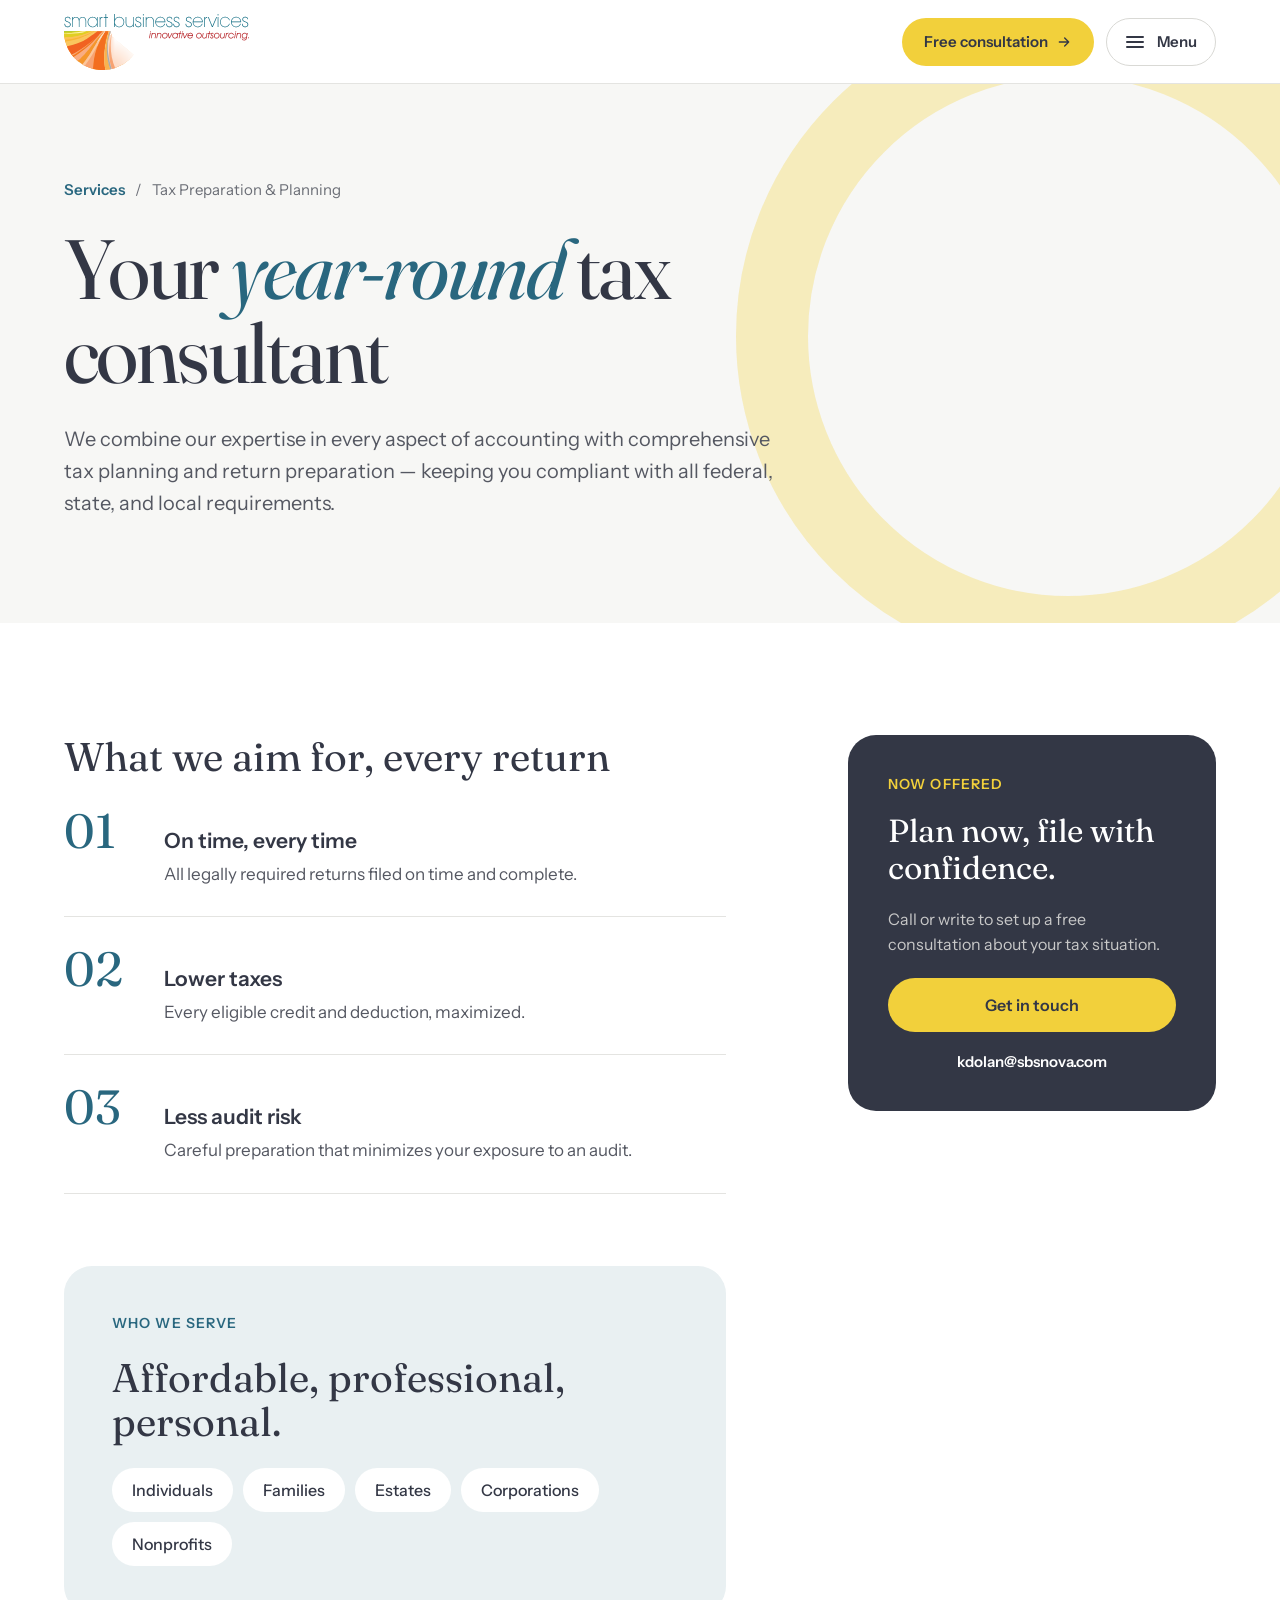
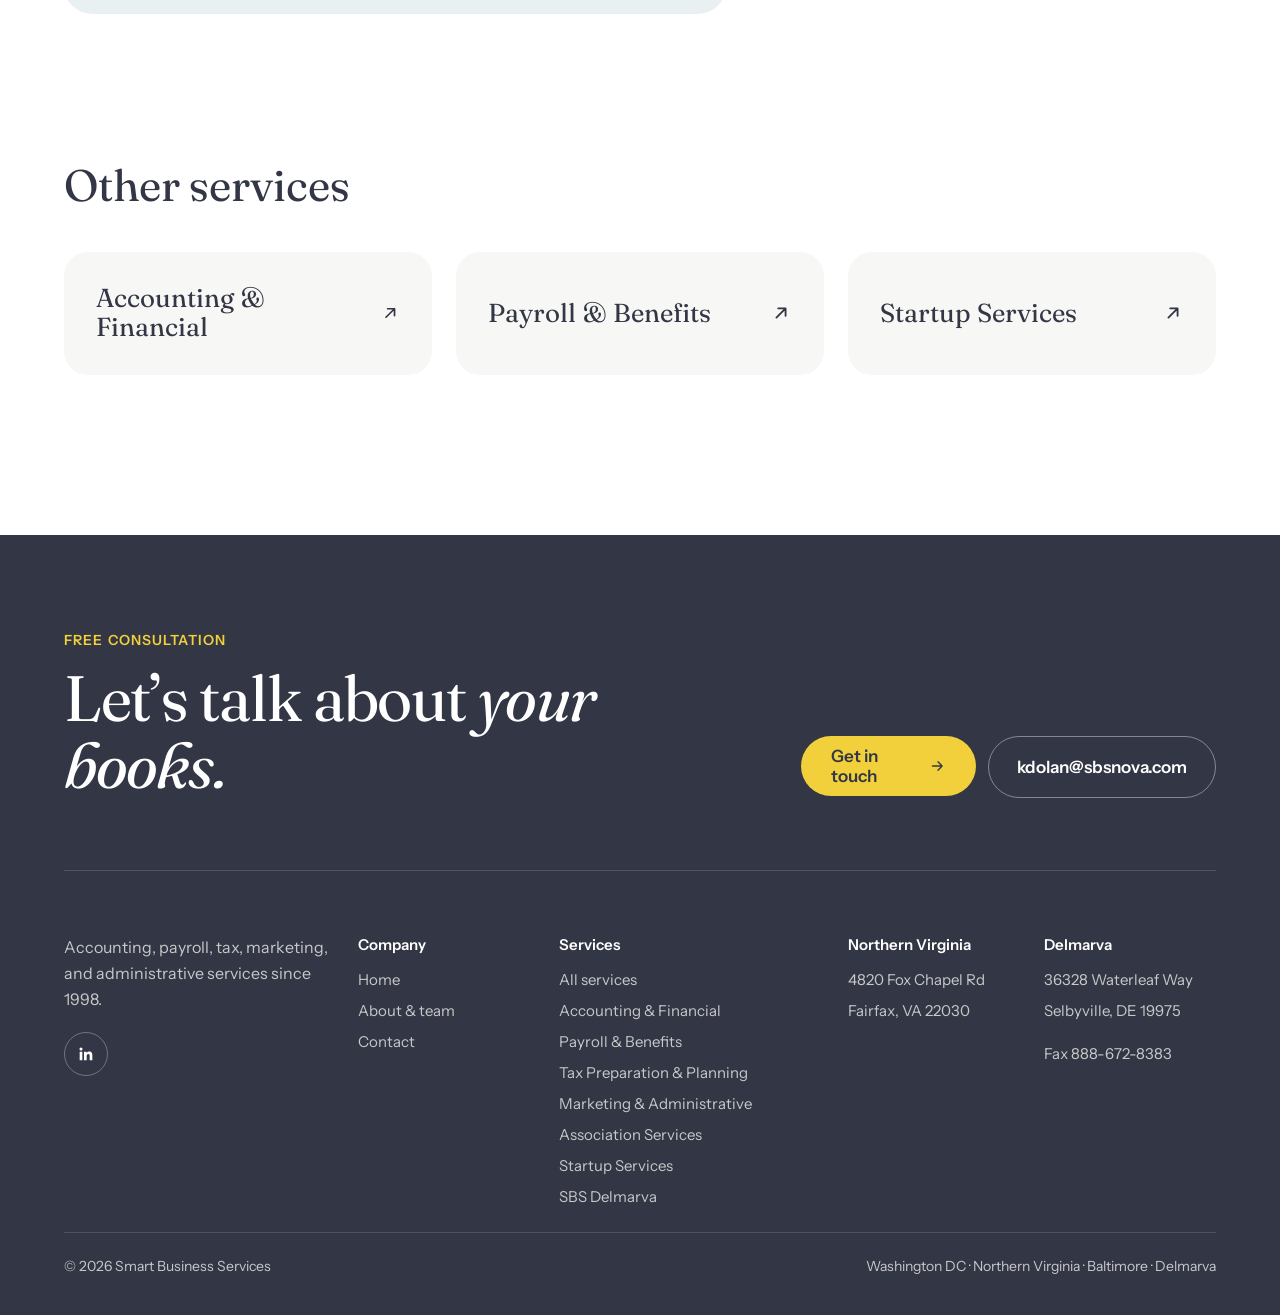
<file: tax-preparation-planning.html>
<!doctype html>
<html lang="en">
<head>
<meta charset="utf-8">
<meta name="viewport" content="width=device-width, initial-scale=1">
<title>SBS Nova — Tax Preparation &amp; Planning</title>
<meta name="description" content="Smart Business Services — innovative outsourcing. Accounting, payroll, tax, marketing, and administrative services since 1998.">
<link rel="icon" href="assets/sbs-logo.png">
<link rel="preconnect" href="https://fonts.googleapis.com">
<link rel="stylesheet" href="https://fonts.googleapis.com/css2?family=Fraunces:ital,opsz,wght@0,9..144,400;0,9..144,500;1,9..144,400;1,9..144,500&amp;family=Instrument+Sans:wght@400;500;600&amp;display=swap">
<style>
body{margin:0;background:#333745}
a{color:#29677F;text-decoration:none}a:hover{color:#1D4C5E}
.lift{transition:transform .35s cubic-bezier(.2,.7,.2,1),box-shadow .35s}
.lift:hover{transform:translateY(-6px);box-shadow:0 28px 48px -28px rgba(51,55,69,.4)}
@keyframes sbs-rise{from{opacity:0;translate:0 56px}to{opacity:1;translate:none}}
@keyframes sbs-drift{from{transform:translateY(var(--from,0px))}to{transform:translateY(var(--to,0px))}}
@supports (animation-timeline: view()){
.reveal{animation:sbs-rise linear both;animation-timeline:view();animation-range:entry 0% entry 60%}
.drift{animation:sbs-drift linear both;animation-timeline:view();animation-range:cover}
}
@media (prefers-reduced-motion: reduce){.reveal,.drift{animation:none!important}.lift:hover{transform:none}}
</style>
<link rel="stylesheet" href="assets/menu.css?v=2">
<link rel="stylesheet" href="assets/mobile.css?v=2">
<link rel="stylesheet" href="assets/buttons.css">
</head>
<body>
<div style="width: 100%; box-sizing: border-box; display: flex; flex-direction: column; background: #FFFFFF; font-family: 'Instrument Sans', system-ui, sans-serif; color: #333745">

<div style="position: sticky; top: 0; z-index: 50">


<div class="site-bar" style="width: 100%; height: 84px; box-sizing: border-box; display: flex; align-items: center; justify-content: space-between; padding: 0 64px; background: #FFFFFF; border-bottom: 1px solid #E4E4E1; font-family: 'Instrument Sans', system-ui, sans-serif; color: #333745">
<a href="index.html" style="display: flex; align-items: center"><img src="assets/sbs-logo.svg" alt="Smart Business Services — innovative outsourcing — home" style="width: 185px; height: 56px; display: block"></a>

<a class="site-cta" href="contact.html" style="display: flex; align-items: center; gap: 8px; height: 48px; padding: 0 22px; border-radius: 999px; background: #F2D03B; color: #333745; font-size: 15px; font-weight: 600; text-decoration: none">Free consultation
<svg width="16" height="16" viewBox="0 0 24 24" fill="none" stroke="currentColor" stroke-width="2" stroke-linecap="round" stroke-linejoin="round" aria-hidden="true"><path d="M5 12h14M13 6l6 6-6 6"></path></svg></a>
<button type="button" class="m-toggle" aria-expanded="false" aria-controls="site-menu" aria-label="Menu">
<svg class="m-open" width="24" height="24" viewBox="0 0 24 24" fill="none" stroke="currentColor" stroke-width="2" stroke-linecap="round" aria-hidden="true"><path d="M4 7h16M4 12h16M4 17h16"></path></svg>
<svg class="m-close" width="24" height="24" viewBox="0 0 24 24" fill="none" stroke="currentColor" stroke-width="2" stroke-linecap="round" aria-hidden="true"><path d="M6 6l12 12M18 6L6 18"></path></svg>
<span class="m-text">Menu</span>
</button>
</div>
<div id="site-menu" class="m-menu">
<nav aria-label="Main">
<div class="m-main">
<a href="index.html">Home</a>
<a href="about.html">About</a>
<div class="m-group">
<span class="m-label">Services</span>
<div class="m-sub">
<a href="services.html">All services</a>
<a href="accounting-financial-services.html">Accounting &amp; Financial</a>
<a href="payroll-benefits-management.html">Payroll &amp; Benefits</a>
<a href="tax-preparation-planning.html" aria-current="page">Tax Preparation &amp; Planning</a>
<a href="marketing-administrative-services.html">Marketing &amp; Administrative</a>
<a href="association-services.html">Association Services</a>
<a href="startup-services.html">Startup Services</a>
<a href="sbs-delmarva.html">SBS Delmarva</a>
</div>
</div>
<a href="contact.html">Contact</a>
</div>
<a class="m-cta" href="contact.html">Free consultation
<svg width="16" height="16" viewBox="0 0 24 24" fill="none" stroke="currentColor" stroke-width="2" stroke-linecap="round" stroke-linejoin="round" aria-hidden="true"><path d="M5 12h14M13 6l6 6-6 6"></path></svg></a>
<a class="m-social" href="https://www.linkedin.com/company/smart-business-services" target="_blank" rel="noopener"><span class="m-social-icon"><svg width="18" height="18" viewBox="0 0 24 24" fill="currentColor" aria-hidden="true"><path d="M20.45 20.45h-3.55v-5.57c0-1.33-.03-3.04-1.85-3.04-1.85 0-2.14 1.45-2.14 2.94v5.67H9.35V9h3.41v1.56h.05c.48-.9 1.64-1.85 3.37-1.85 3.6 0 4.27 2.37 4.27 5.46v6.28zM5.34 7.43a2.06 2.06 0 1 1 0-4.12 2.06 2.06 0 0 1 0 4.12zM7.12 20.45H3.56V9h3.56v11.45z"></path></svg></span>Follow us on LinkedIn</a>
<div class="m-contact">
<span class="m-label">Get in touch</span>
<a href="mailto:kdolan@sbsnova.com">kdolan@sbsnova.com</a>
<span>Fax 888-672-8383</span>
<span>Fairfax, VA · Selbyville, DE</span>
</div>
</nav>
</div>

</div>


<section style="position: relative; overflow: hidden; padding: 96px 64px 104px; display: grid; grid-template-columns: repeat(12, minmax(0, 1fr)); column-gap: 24px; background: #F7F7F5">
<div class="drift" aria-hidden="true" style="position: absolute; right: -120px; top: -80px; width: 520px; height: 520px; border-radius: 999px; border: 72px solid rgba(242,208,59,0.3); --from: -40px; --to: 180px"></div>
<div style="position: relative; grid-column: span 9; display: flex; flex-direction: column; gap: 28px">
<nav aria-label="Breadcrumb" style="display: flex; gap: 10px; font-size: 15px; color: #6B6E76"><a href="services.html" style="font-weight: 600">Services</a><span aria-hidden="true">/</span><span>Tax Preparation &amp; Planning</span></nav>
<h1 style="margin: 0; font-family: Fraunces, Georgia, serif; font-weight: 400; font-size: 84px; line-height: 1; letter-spacing: -0.03em">Your <span style="font-style: italic; color: #29677F">year-round</span> tax consultant</h1>
<p style="margin: 0; max-width: 720px; font-size: 20px; line-height: 1.6; color: #555862">We combine our expertise in every aspect of accounting with comprehensive tax planning and return preparation — keeping you compliant with all federal, state, and local requirements.</p>
</div>
</section>


<section style="display: grid; grid-template-columns: repeat(12, minmax(0, 1fr)); column-gap: 24px; padding: 112px 64px 144px">
<div style="grid-column: span 7; display: flex; flex-direction: column; gap: 72px">
<div class="reveal" style="display: flex; flex-direction: column; gap: 28px">
<h2 style="margin: 0; font-family: Fraunces, Georgia, serif; font-weight: 400; font-size: 40px; line-height: 1.1">What we aim for, every return</h2>

<div style="display: flex; gap: 28px; align-items: baseline; padding-bottom: 28px; border-bottom: 1px solid #E4E4E1">
<span style="font-family: Fraunces, Georgia, serif; font-size: 48px; line-height: 1; color: #29677F; flex-shrink: 0; width: 72px">01</span>
<div style="display: flex; flex-direction: column; gap: 8px"><span style="font-size: 21px; font-weight: 600">On time, every time</span><span style="font-size: 17px; line-height: 1.6; color: #555862">All legally required returns filed on time and complete.</span></div>
</div>

<div style="display: flex; gap: 28px; align-items: baseline; padding-bottom: 28px; border-bottom: 1px solid #E4E4E1">
<span style="font-family: Fraunces, Georgia, serif; font-size: 48px; line-height: 1; color: #29677F; flex-shrink: 0; width: 72px">02</span>
<div style="display: flex; flex-direction: column; gap: 8px"><span style="font-size: 21px; font-weight: 600">Lower taxes</span><span style="font-size: 17px; line-height: 1.6; color: #555862">Every eligible credit and deduction, maximized.</span></div>
</div>

<div style="display: flex; gap: 28px; align-items: baseline; padding-bottom: 28px; border-bottom: 1px solid #E4E4E1">
<span style="font-family: Fraunces, Georgia, serif; font-size: 48px; line-height: 1; color: #29677F; flex-shrink: 0; width: 72px">03</span>
<div style="display: flex; flex-direction: column; gap: 8px"><span style="font-size: 21px; font-weight: 600">Less audit risk</span><span style="font-size: 17px; line-height: 1.6; color: #555862">Careful preparation that minimizes your exposure to an audit.</span></div>
</div>

</div>
<div class="reveal" style="display: flex; flex-direction: column; gap: 24px; padding: 48px; border-radius: 28px; background: #E9F0F2">
<span style="font-size: 14px; font-weight: 600; letter-spacing: 0.08em; text-transform: uppercase; color: #29677F">Who we serve</span>
<h2 style="margin: 0; font-family: Fraunces, Georgia, serif; font-weight: 400; font-size: 40px; line-height: 1.1">Affordable, professional, personal.</h2>
<div style="display: flex; flex-wrap: wrap; gap: 10px">

<span style="display: flex; align-items: center; height: 44px; padding: 0 20px; border-radius: 999px; background: #FFFFFF; font-size: 16px; font-weight: 500">Individuals</span>

<span style="display: flex; align-items: center; height: 44px; padding: 0 20px; border-radius: 999px; background: #FFFFFF; font-size: 16px; font-weight: 500">Families</span>

<span style="display: flex; align-items: center; height: 44px; padding: 0 20px; border-radius: 999px; background: #FFFFFF; font-size: 16px; font-weight: 500">Estates</span>

<span style="display: flex; align-items: center; height: 44px; padding: 0 20px; border-radius: 999px; background: #FFFFFF; font-size: 16px; font-weight: 500">Corporations</span>

<span style="display: flex; align-items: center; height: 44px; padding: 0 20px; border-radius: 999px; background: #FFFFFF; font-size: 16px; font-weight: 500">Nonprofits</span>

</div>
</div>
</div>

<aside style="grid-column: 9 / span 4">
<div style="position: sticky; top: 120px; display: flex; flex-direction: column; gap: 20px; padding: 40px; border-radius: 28px; background: #333745; color: #FFFFFF">
<span style="font-size: 14px; font-weight: 600; letter-spacing: 0.08em; text-transform: uppercase; color: #F2D03B">Now offered</span>
<h2 style="margin: 0; font-family: Fraunces, Georgia, serif; font-weight: 400; font-size: 32px; line-height: 1.15">Plan now, file with confidence.</h2>
<p style="margin: 0; font-size: 16px; line-height: 1.6; color: #C8C8C8">Call or write to set up a free consultation about your tax situation.</p>
<a href="contact.html" style="display: flex; align-items: center; justify-content: center; height: 54px; border-radius: 999px; background: #F2D03B; color: #333745; font-size: 16px; font-weight: 600">Get in touch</a>
<a href="mailto:kdolan@sbsnova.com" style="text-align: center; font-size: 15px; font-weight: 600; color: #FFFFFF">kdolan@sbsnova.com</a>
</div>
</aside>
</section>


<section style="display: flex; flex-direction: column; gap: 40px; padding: 0 64px 160px">
<h2 style="margin: 0; font-family: Fraunces, Georgia, serif; font-weight: 400; font-size: 44px">Other services</h2>
<div style="display: grid; grid-template-columns: repeat(3, minmax(0, 1fr)); gap: 24px">

<a class="lift reveal" href="accounting-financial-services.html" style="display: flex; justify-content: space-between; align-items: center; gap: 16px; padding: 32px; border-radius: 24px; background: #F7F7F5; color: #333745">
<span style="font-family: Fraunces, Georgia, serif; font-size: 26px; line-height: 1.15">Accounting &amp; Financial</span>
<svg width="22" height="22" viewBox="0 0 24 24" fill="none" stroke="currentColor" stroke-width="2" stroke-linecap="round" stroke-linejoin="round" aria-hidden="true"><path d="M7 17L17 7M9 7h8v8"></path></svg>
</a>

<a class="lift reveal" href="payroll-benefits-management.html" style="display: flex; justify-content: space-between; align-items: center; gap: 16px; padding: 32px; border-radius: 24px; background: #F7F7F5; color: #333745">
<span style="font-family: Fraunces, Georgia, serif; font-size: 26px; line-height: 1.15">Payroll &amp; Benefits</span>
<svg width="22" height="22" viewBox="0 0 24 24" fill="none" stroke="currentColor" stroke-width="2" stroke-linecap="round" stroke-linejoin="round" aria-hidden="true"><path d="M7 17L17 7M9 7h8v8"></path></svg>
</a>

<a class="lift reveal" href="startup-services.html" style="display: flex; justify-content: space-between; align-items: center; gap: 16px; padding: 32px; border-radius: 24px; background: #F7F7F5; color: #333745">
<span style="font-family: Fraunces, Georgia, serif; font-size: 26px; line-height: 1.15">Startup Services</span>
<svg width="22" height="22" viewBox="0 0 24 24" fill="none" stroke="currentColor" stroke-width="2" stroke-linecap="round" stroke-linejoin="round" aria-hidden="true"><path d="M7 17L17 7M9 7h8v8"></path></svg>
</a>

</div>
</section>



<footer style="width: 100%; height: 780px; box-sizing: border-box; display: flex; flex-direction: column; padding: 96px 64px 40px; background: #333745; color: #FFFFFF; font-family: 'Instrument Sans', system-ui, sans-serif">
<div style="display: flex; justify-content: space-between; align-items: flex-end; gap: 48px; padding-bottom: 72px; border-bottom: 1px solid rgba(255,255,255,0.14)">
<div style="display: flex; flex-direction: column; gap: 16px">
<span style="font-size: 14px; font-weight: 600; letter-spacing: 0.08em; text-transform: uppercase; color: #F2D03B">Free consultation</span>
<h2 style="margin: 0; font-family: Fraunces, Georgia, serif; font-weight: 400; font-size: 64px; line-height: 1.04; letter-spacing: -0.02em">Let’s talk about <span style="font-style: italic">your books.</span></h2>
</div>
<div style="display: flex; gap: 12px">
<a href="contact.html" style="display: flex; align-items: center; gap: 10px; height: 60px; padding: 0 30px; border-radius: 999px; background: #F2D03B; color: #333745; font-size: 17px; font-weight: 600; text-decoration: none">Get in touch
<svg width="18" height="18" viewBox="0 0 24 24" fill="none" stroke="currentColor" stroke-width="2" stroke-linecap="round" stroke-linejoin="round" aria-hidden="true"><path d="M5 12h14M13 6l6 6-6 6"></path></svg></a>
<a href="mailto:kdolan@sbsnova.com" style="display: flex; align-items: center; height: 60px; padding: 0 28px; border-radius: 999px; border: 1px solid rgba(255,255,255,0.4); color: #FFFFFF; font-size: 17px; font-weight: 600; text-decoration: none">kdolan@sbsnova.com</a>
</div>
</div>
<div style="display: grid; grid-template-columns: repeat(12, minmax(0, 1fr)); column-gap: 24px; padding-top: 64px; flex-grow: 1">
<div style="grid-column: span 3; display: flex; flex-direction: column; gap: 20px">
<p style="margin: 0; max-width: 320px; font-size: 16px; line-height: 1.6; color: #C8C8C8">Accounting, payroll, tax, marketing, and administrative services since 1998.</p>
<div style="display: flex; gap: 10px">
<a href="https://www.linkedin.com/company/smart-business-services" target="_blank" rel="noopener" aria-label="Smart Business Services on LinkedIn" style="width: 44px; height: 44px; box-sizing: border-box; border-radius: 999px; border: 1px solid rgba(255,255,255,0.3); color: #FFFFFF; display: flex; align-items: center; justify-content: center; text-decoration: none"><svg width="18" height="18" viewBox="0 0 24 24" fill="currentColor" aria-hidden="true"><path d="M20.45 20.45h-3.55v-5.57c0-1.33-.03-3.04-1.85-3.04-1.85 0-2.14 1.45-2.14 2.94v5.67H9.35V9h3.41v1.56h.05c.48-.9 1.64-1.85 3.37-1.85 3.6 0 4.27 2.37 4.27 5.46v6.28zM5.34 7.43a2.06 2.06 0 1 1 0-4.12 2.06 2.06 0 0 1 0 4.12zM7.12 20.45H3.56V9h3.56v11.45z"></path></svg></a>
</div>
</div>
<nav aria-label="Footer" style="grid-column: 4 / span 5; display: grid; grid-template-columns: minmax(0, 2fr) minmax(0, 3fr); column-gap: 24px; align-items: start; font-size: 15px">
<div style="display: flex; flex-direction: column; gap: 12px">
<span style="font-weight: 600; margin-bottom: 4px">Company</span>
<a href="index.html" style="color: #C8C8C8; text-decoration: none">Home</a>
<a href="about.html" style="color: #C8C8C8; text-decoration: none">About &amp; team</a>
<a href="contact.html" style="color: #C8C8C8; text-decoration: none">Contact</a>
</div>
<div style="display: flex; flex-direction: column; gap: 12px">
<span style="font-weight: 600; margin-bottom: 4px">Services</span>
<a href="services.html" style="color: #C8C8C8; text-decoration: none">All services</a>
<a href="accounting-financial-services.html" style="color: #C8C8C8; text-decoration: none">Accounting &amp; Financial</a>
<a href="payroll-benefits-management.html" style="color: #C8C8C8; text-decoration: none">Payroll &amp; Benefits</a>
<a href="tax-preparation-planning.html" style="color: #C8C8C8; text-decoration: none">Tax Preparation &amp; Planning</a>
<a href="marketing-administrative-services.html" style="color: #C8C8C8; text-decoration: none">Marketing &amp; Administrative</a>
<a href="association-services.html" style="color: #C8C8C8; text-decoration: none">Association Services</a>
<a href="startup-services.html" style="color: #C8C8C8; text-decoration: none">Startup Services</a>
<a href="sbs-delmarva.html" style="color: #C8C8C8; text-decoration: none">SBS Delmarva</a>
</div>
</nav>
<div style="grid-column: 9 / span 2; display: flex; flex-direction: column; gap: 12px; font-size: 15px">
<span style="font-weight: 600; margin-bottom: 4px">Northern Virginia</span>
<span style="color: #C8C8C8">4820 Fox Chapel Rd</span>
<span style="color: #C8C8C8">Fairfax, VA 22030</span>
</div>
<div style="grid-column: 11 / span 2; display: flex; flex-direction: column; gap: 12px; font-size: 15px">
<span style="font-weight: 600; margin-bottom: 4px">Delmarva</span>
<span style="color: #C8C8C8">36328 Waterleaf Way</span>
<span style="color: #C8C8C8">Selbyville, DE 19975</span>
<span style="color: #C8C8C8; margin-top: 12px">Fax 888-672-8383</span>
</div>
</div>
<div style="display: flex; justify-content: space-between; padding-top: 24px; border-top: 1px solid rgba(255,255,255,0.14); font-size: 14px; color: #C8C8C8">
<span>© 2026 Smart Business Services</span>
<span>Washington DC · Northern Virginia · Baltimore · Delmarva</span>
</div>
</footer>

</div>
<script>
(function () {
  var btn = document.querySelector('.m-toggle');
  var menu = document.getElementById('site-menu');
  if (!btn || !menu) return;
  var label = btn.querySelector('.m-text');
  function set(open) {
    menu.classList.toggle('is-open', open);
    btn.setAttribute('aria-expanded', open ? 'true' : 'false');
    btn.setAttribute('aria-label', open ? 'Close menu' : 'Menu');
    label.textContent = open ? 'Close' : 'Menu';
  }
  btn.addEventListener('click', function (e) { e.stopPropagation(); set(!menu.classList.contains('is-open')); });
  document.addEventListener('click', function (e) {
    if (menu.classList.contains('is-open') && !menu.contains(e.target)) set(false);
  });
  document.addEventListener('keydown', function (e) {
    if (e.key === 'Escape' && menu.classList.contains('is-open')) { set(false); btn.focus(); }
  });
})();
</script>

</body>
</html>
</file>
<file: assets/menu.css>
/* Site menu: a "Menu" button in the header opens a panel listing every page.
   Desktop shows it as a wide panel; below 1100px it becomes a stacked list. */

.site-cta{margin-left:auto;margin-right:12px}

.m-toggle{display:flex;align-items:center;gap:10px;height:48px;padding:0 18px 0 16px;border:1px solid #D9D9D5;border-radius:999px;background:#FFFFFF;color:#333745;font:600 15px 'Instrument Sans',system-ui,sans-serif;cursor:pointer}
.m-toggle:hover{background:#F3F3F1}
.m-toggle .m-close,.m-toggle[aria-expanded=true] .m-open{display:none}
.m-toggle[aria-expanded=true] .m-close{display:block}

.m-menu{display:none;position:absolute;top:100%;left:0;right:0;max-height:calc(100vh - 84px);max-height:calc(100dvh - 84px);overflow-y:auto;box-sizing:border-box;padding:48px 64px 56px;background:#FFFFFF;border-bottom:1px solid #E4E4E1;box-shadow:0 40px 60px -40px rgba(51,55,69,.35);font-family:'Instrument Sans',system-ui,sans-serif;color:#333745}
.m-menu.is-open{display:block}
.m-menu a{color:#333745;text-decoration:none}
.m-menu a:hover{color:#29677F}
.m-menu>nav{display:grid;grid-template-columns:minmax(0,1fr) 280px;column-gap:64px;align-items:start}

.m-main{grid-row:1 / span 3;display:grid;grid-template-columns:240px minmax(0,1fr);column-gap:64px;align-content:start}
.m-main>a{grid-column:1;display:block;padding:6px 0;font-family:Fraunces,Georgia,serif;font-size:40px;line-height:1.2}
.m-main>a[aria-current=page]{color:#29677F;font-style:italic}
.m-group{grid-column:2;grid-row:1 / span 3;padding-left:64px;border-left:1px solid #EDEDEA}
.m-label{display:block;margin-bottom:14px;font-size:13px;font-weight:600;letter-spacing:.08em;text-transform:uppercase;color:#6B6E76}
.m-sub{display:grid;grid-template-columns:repeat(2,minmax(0,1fr));column-gap:32px}
.m-sub a{display:block;padding:10px 0;font-size:18px;font-weight:500;border-bottom:1px solid #F0F0EE}
.m-sub a[aria-current=page]{color:#29677F;font-weight:600}

.m-cta{display:none!important}
.m-contact{order:1;grid-column:2;display:flex;flex-direction:column;gap:8px;padding:28px;border-radius:20px;background:#F7F7F5;font-size:15px;color:#555862}
.m-contact .m-label{margin-bottom:6px}
.m-contact a{font-size:17px;font-weight:600;color:#29677F}
.m-social{order:2;grid-column:2;display:flex;align-items:center;gap:10px;margin-top:16px;font-size:15px;font-weight:600;color:#29677F!important}
.m-social-icon{display:flex;align-items:center;justify-content:center;width:32px;height:32px;border-radius:999px;background:#E9F0F2}

@media (prefers-reduced-motion: no-preference){
  .m-menu.is-open{animation:m-drop .2s cubic-bezier(.2,.7,.2,1)}
  @keyframes m-drop{from{opacity:0;transform:translateY(-8px)}to{opacity:1;transform:none}}
}

/* ---------- Tablet and phone: stacked list ---------- */
@media (max-width: 1100px){
  .site-bar{padding:0 32px!important}
  .m-menu{padding:12px 32px 32px;box-shadow:0 24px 40px -24px rgba(51,55,69,.35)}
  .m-menu>nav,.m-main{display:flex;flex-direction:column;align-items:stretch}
  .m-menu a{display:flex;align-items:center;min-height:52px}
  .m-main{border-bottom:1px solid #EDEDEA}
  .m-main>a{padding:0;font-family:'Instrument Sans',system-ui,sans-serif;font-size:20px;font-weight:600;line-height:1.3;border-top:1px solid #EDEDEA}
  .m-main>a:first-child{border-top:0}
  .m-main>a[aria-current=page]{font-style:normal}
  .m-group{padding:14px 0 10px;border-left:0;border-top:1px solid #EDEDEA}
  .m-label{margin-bottom:4px}
  .m-sub{column-gap:24px}
  .m-sub a{min-height:44px;padding:0;font-size:16px;border-bottom:0;color:#5A5D66}
  .m-contact{margin-top:24px;padding:20px 24px}
  .m-contact a{min-height:0}
  .m-social{justify-content:center}
}

@media (max-width: 640px){
  .site-bar>.site-cta{display:none!important}
  .m-toggle{margin-left:auto}
  .m-cta{display:flex!important;justify-content:center;gap:8px;margin-top:24px;height:54px;border-radius:999px;background:#F2D03B;font-size:16px;font-weight:600}
  .m-toggle{padding:0 14px 0 12px}
}
</file>
<file: assets/mobile.css>
/* Tablet and mobile layouts.
   Page styles are written inline, so these overrides match on the inline
   style text and use !important to win over it. */

/* ---------- Tablet: three-up grids go two-up ---------- */
@media (max-width: 1100px){
  [style*="grid-template-columns: repeat(3, minmax(0, 1fr))"]{grid-template-columns:repeat(2,minmax(0,1fr))!important}
  [style*="font-size: 96px"],[style*="font-size: 88px"],[style*="font-size: 84px"],[style*="font-size: 80px"]{font-size:64px!important}
}

/* ---------- Small tablet and phone: single column ---------- */
@media (max-width: 900px){
  body>div{overflow-x:clip}

  [style*="grid-template-columns: repeat(12, minmax(0, 1fr))"]{grid-template-columns:minmax(0,1fr)!important;row-gap:40px!important}
  [style*="grid-template-columns: repeat(6, minmax(0, 1fr))"]{grid-template-columns:repeat(2,minmax(0,1fr))!important}
  [style*="grid-column"]{grid-column:1 / -1!important}
  [style*="position: sticky; top: 120px"]{position:static!important}

  /* Section spacing */
  .site-bar,.m-menu{padding-left:20px!important;padding-right:20px!important}
  section[style*="px 64px"]{padding:64px 20px 80px!important}
  section[style*="padding: 0 64px"]{padding:0 20px 80px!important}
  section[style*="padding: 28px 0 28px 64px"]{flex-direction:column;align-items:flex-start!important;gap:16px!important;padding:24px 0 24px 20px!important}
  section[style*="padding: 28px 0 28px 64px"]>div{width:100%}
  footer[style*="padding: 96px 64px 40px"]{height:auto!important;padding:64px 20px 32px!important}
  [style*="min-height: 780px"]{min-height:0!important}
  [style*="padding: 56px 0"]{padding:40px 0!important}

  /* Card padding */
  [style*="padding: 56px"]:not(section),[style*="padding: 48px"]:not(section){padding:28px!important}
  [style*="padding: 40px"]:not(section),[style*="padding: 36px"]{padding:28px!important}
  [style*="min-height: 360px"],[style*="min-height: 320px"],[style*="min-height: 280px"],[style*="min-height: 240px"],[style*="min-height: 200px"]{min-height:0!important}
  [style*="gap: 80px"]{gap:48px!important}
  [style*="gap: 72px"]{gap:48px!important}
  [style*="gap: 56px"]{gap:36px!important}

  /* Type scale */
  [style*="font-size: 96px"],[style*="font-size: 88px"],[style*="font-size: 84px"],[style*="font-size: 80px"]{font-size:48px!important;line-height:1.04!important}
  [style*="font-size: 64px"],[style*="font-size: 60px"],[style*="font-size: 56px"],[style*="font-size: 52px"]{font-size:38px!important;line-height:1.1!important}
  [style*="font-size: 48px"],[style*="font-size: 44px"],[style*="font-size: 40px"]{font-size:32px!important}
  [style*="font-size: 36px"],[style*="font-size: 34px"]{font-size:28px!important}
  [style*="font-size: 20px"]{font-size:18px!important}

  /* Images and decorative shapes */
  img[style*="height: 520px"],img[style*="height: 480px"],img[style*="height: 460px"],img[style*="height: 380px"],img[style*="height: 360px"],img[style*="height: 560px"],img[style*="height: 620px"],img[style*="height: 700px"]{height:360px!important}

  /* Small accent dots would sit on top of text once columns stack */
  [aria-hidden="true"][style*="position: absolute"][style*="background: #F2D03B"]{display:none!important}

  /* Rows that should stack or wrap */
  [style*="justify-content: space-between"][style*="align-items: flex-end"]{flex-direction:column;align-items:flex-start!important;gap:24px!important}
  footer [style*="justify-content: space-between; padding-top: 24px"]{flex-direction:column;gap:8px}
  footer [style*="padding-bottom: 72px"]{padding-bottom:48px!important}
  footer [style*="padding-top: 64px"]{padding-top:48px!important}
  footer nav[aria-label="Footer"]{row-gap:32px}
  [style*="display: flex; gap: 12px"],[style*="display: flex; align-items: center; gap: 16px"]{flex-wrap:wrap}
}

@media (max-width: 640px){
  [style*="grid-template-columns: repeat(3, minmax(0, 1fr))"],
  [style*="grid-template-columns: repeat(2, minmax(0, 1fr))"],
  [style*="grid-template-columns: repeat(6, minmax(0, 1fr))"]{grid-template-columns:minmax(0,1fr)!important}
  footer nav[aria-label="Footer"]{grid-template-columns:minmax(0,1fr)!important}
  .m-sub{grid-template-columns:minmax(0,1fr)}

  [style*="font-size: 96px"],[style*="font-size: 88px"],[style*="font-size: 84px"],[style*="font-size: 80px"]{font-size:42px!important}
  [style*="font-size: 64px"],[style*="font-size: 60px"],[style*="font-size: 56px"],[style*="font-size: 52px"]{font-size:34px!important}
  [style*="font-size: 48px"],[style*="font-size: 44px"],[style*="font-size: 40px"]{font-size:28px!important}
  [style*="font-size: 36px"],[style*="font-size: 34px"],[style*="font-size: 32px"]{font-size:26px!important}

  .site-bar{height:68px!important}
  .site-bar img{width:140px!important;height:42px!important}
  .m-menu{max-height:calc(100vh - 68px);max-height:calc(100dvh - 68px)}
  img[style*="height: 280px"]{height:320px!important}
  img[style*="height: 360px"],img[style*="height: 520px"],img[style*="height: 480px"],img[style*="height: 460px"],img[style*="height: 380px"],img[style*="height: 560px"],img[style*="height: 620px"],img[style*="height: 700px"]{height:320px!important}

  [style*="width: 120px; height: 120px; flex-shrink: 0"]{width:56px!important;height:56px!important;border-radius:14px!important}

  /* Full-width buttons in stacked button rows */
  [style*="display: flex; gap: 12px"]>a,[style*="display: flex; align-items: center; gap: 16px"]>a{flex:1 1 100%;justify-content:center;padding-left:20px!important;padding-right:20px!important}
}
</file>
<file: assets/buttons.css>
/* Hover, press and keyboard-focus states for buttons and card arrows.
   Page styles are inline, so these match on the inline style text and use
   !important where they change a colour set inline. */

/* Form buttons use the site font rather than the browser default */
button{font-family:inherit}

/* ---------- Pill buttons ---------- */
a[style*="border-radius: 999px"],
button[style*="border-radius: 999px"],
.m-toggle,.m-cta{
  transition:background-color .2s ease,color .2s ease,border-color .2s ease,box-shadow .25s ease,transform .25s cubic-bezier(.2,.7,.2,1)!important;
}
a[style*="border-radius: 999px"]:hover,
button[style*="border-radius: 999px"]:hover,
.m-cta:hover{transform:translateY(-2px)}
a[style*="border-radius: 999px"]:active,
button[style*="border-radius: 999px"]:active,
.m-toggle:active,.m-cta:active{transform:translateY(0) scale(.98);transition-duration:.08s!important}

/* Yellow (primary) */
a[style*="background: #F2D03B"][style*="border-radius: 999px"]:hover,
button[style*="background: #F2D03B"][style*="border-radius: 999px"]:hover,
.m-cta:hover{background:#FFDD4A!important;color:#333745!important;box-shadow:0 12px 24px -10px rgba(214,176,20,.75)}

/* Dark */
a[style*="background: #333745"][style*="border-radius: 999px"]:hover{background:#29677F!important;box-shadow:0 12px 24px -12px rgba(41,103,127,.7)}

/* White, on dark sections */
a[style*="background: #FFFFFF"][style*="border-radius: 999px"]:hover{background:#F2D03B!important;color:#333745!important;box-shadow:0 12px 24px -12px rgba(0,0,0,.5)}

/* Outline, on light sections */
a[style*="border: 1px solid #333745"][style*="border-radius: 999px"]:hover{background:#333745!important;color:#FFFFFF!important;box-shadow:0 12px 24px -12px rgba(51,55,69,.6)}

/* Outline, on dark sections (includes the footer LinkedIn icon) */
a[style*="border: 1px solid rgba(255,255,255"][style*="border-radius: 999px"]:hover{background:#FFFFFF!important;border-color:#FFFFFF!important;color:#333745!important;box-shadow:0 12px 24px -12px rgba(0,0,0,.5)}

/* Contact form topic chips: lift only, their pressed colours are set by script */
button[aria-pressed][style*="border-radius: 999px"]:hover{border-color:#F2D03B!important}

/* Menu button */
.m-toggle:hover{border-color:#333745!important;background:#FFFFFF!important}

/* ---------- Arrows ---------- */
a svg:has(path[d^="M5 12h14"]),button svg:has(path[d^="M5 12h14"]){transition:transform .25s cubic-bezier(.2,.7,.2,1)}
a:hover svg:has(path[d^="M5 12h14"]),button:hover svg:has(path[d^="M5 12h14"]){transform:translateX(4px)}

/* Card arrows (↗): circle fills and the arrow nudges up-right */
a span[style*="border-radius: 999px"]:has(svg path[d^="M7 17L17 7"]){transition:background-color .25s ease,color .25s ease,border-color .25s ease}
a svg:has(path[d^="M7 17L17 7"]){transition:transform .25s cubic-bezier(.2,.7,.2,1)}
a:hover span[style*="border-radius: 999px"]:has(svg path[d^="M7 17L17 7"]){background:#F2D03B!important;border-color:#F2D03B!important;color:#333745}
a:hover svg:has(path[d^="M7 17L17 7"]){transform:translate(2px,-2px)}

/* Menu LinkedIn link */
.m-social-icon{transition:background-color .2s ease,color .2s ease}
.m-social:hover .m-social-icon{background:#29677F;color:#FFFFFF}

/* ---------- Keyboard focus ---------- */
a:focus-visible,button:focus-visible{outline:none;box-shadow:0 0 0 3px #FFFFFF,0 0 0 5px #29677F!important;border-radius:999px}

@media (prefers-reduced-motion: reduce){
  a,button,a svg,button svg{transition:none!important}
  a:hover,button:hover,a:hover svg,button:hover svg,a:active,button:active{transform:none!important}
}
</file>
